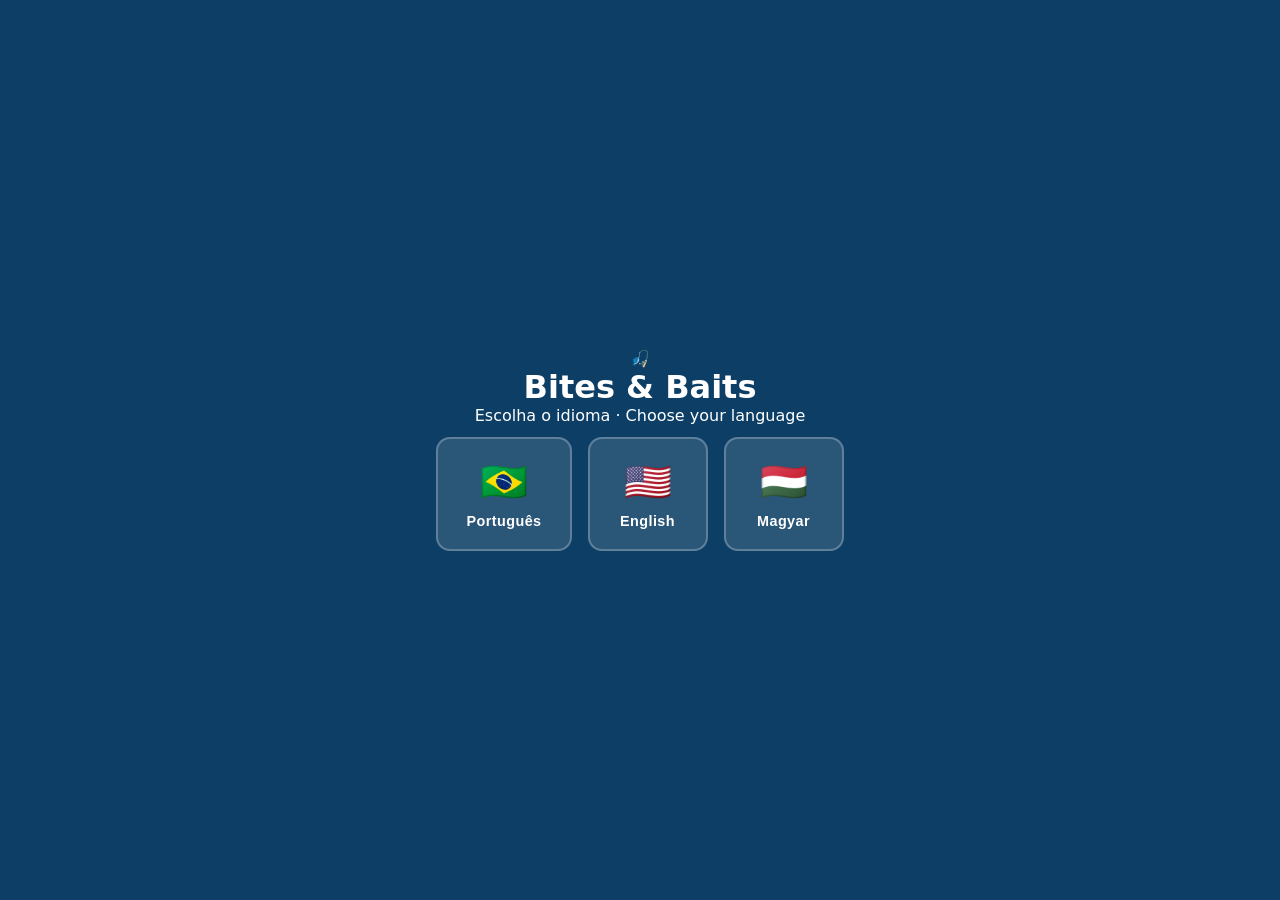
<file: index.html>
<!DOCTYPE html>
<html lang="pt-BR">
<head>
  <meta charset="UTF-8" />
  <meta name="viewport" content="width=device-width, initial-scale=1.0, user-scalable=no" />
  <title>Bites &amp; Baits</title>
  <link rel="stylesheet" href="style.css?v=people-description-01" />
  <link rel="stylesheet" href="style_visuals.css" />
  <link rel="stylesheet" href="style_character.css?v=creator-outfit-buttons-01" />
  <link rel="stylesheet" href="style-narrative.css?v=vitor-shore-02" />
  <link rel="stylesheet" href="style-back-navigation.css?v=free-fishing-menu-flow-01" />
  <link rel="stylesheet" href="shop.css" />
  <link rel="stylesheet" href="style_append.css" />
</head>
<body>

  <!-- Sprites SVG inline (hidden) -->
  <svg xmlns="http://www.w3.org/2000/svg" style="display:none" aria-hidden="true">

    <!-- LAMBARI — pequeno, prateado-esverdeado e ágil -->
    <symbol id="fish-lambari" viewBox="0 0 64 32">
      <polygon points="1,8 16,16 1,24" fill="#6e8b91" stroke="#18212b" stroke-width="1.4"/>
      <path d="M12 16Q21 6 38 7Q55 8 59 16Q55 25 38 26Q21 26 12 16Z" fill="#9db9b7" stroke="#18212b" stroke-width="1.4"/>
      <path d="M16 16Q35 12 57 16Q35 20 16 16Z" fill="#dce8df" opacity=".9"/>
      <path d="M20 8L25 14L30 7M36 7L40 14L45 8" fill="#7f9e9c" stroke="#18212b" stroke-width=".8"/>
      <path d="M20 12L22 20M27 10L29 22M35 9L37 23M43 10L45 22" stroke="#66858a" stroke-width=".8" opacity=".8"/>
      <circle cx="49" cy="14" r="2.6" fill="#fff"/><circle cx="49.7" cy="14" r="1.2" fill="#18212b"/>
      <path d="M57 16Q63 18 58 21" fill="none" stroke="#536d73" stroke-width="1.1"/>
    </symbol>

    <!-- TILÁPIA — corpo alto, laranja-avermelhado e com barras de nadadeira -->
    <symbol id="fish-tilapia" viewBox="0 0 72 36">
      <polygon points="1,6 16,18 1,30" fill="#d94f2f" stroke="#18212b" stroke-width="1.5"/>
      <path d="M13 18Q21 4 44 5Q65 7 69 18Q64 31 44 31Q21 31 13 18Z" fill="#ef7650" stroke="#18212b" stroke-width="1.5"/>
      <path d="M15 19Q39 13 67 18Q39 23 15 19Z" fill="#ffd1bd" opacity=".85"/>
      <path d="M24 6L30 15L36 5M38 5L44 15L50 6" fill="#c44b31" stroke="#18212b" stroke-width="1"/>
      <path d="M25 7L24 29M33 5L32 31M42 5L41 31M51 8L50 28" stroke="#b8432d" stroke-width="1.8" opacity=".65"/>
      <path d="M17 9Q22 14 27 9M53 27Q59 22 64 27" fill="none" stroke="#f7a27f" stroke-width="1.2"/>
      <circle cx="59" cy="15" r="4" fill="#fff"/><circle cx="60" cy="15" r="2" fill="#18212b"/><circle cx="60.5" cy="14.4" r=".7" fill="#fff"/>
      <path d="M66 18Q72 21 67 24" fill="none" stroke="#a63828" stroke-width="1.4"/>
    </symbol>

    <!-- TRUTA — verde-azulada, faixa rosada e pintas contrastantes -->
    <symbol id="fish-truta" viewBox="0 0 80 34">
      <polygon points="1,4 18,17 1,30" fill="#247f80" stroke="#18212b" stroke-width="1.5"/>
      <path d="M15 17Q25 3 50 4Q73 6 78 17Q72 29 50 30Q25 30 15 17Z" fill="#4ca9a3" stroke="#18212b" stroke-width="1.5"/>
      <path d="M17 17Q45 12 76 17Q46 22 17 17Z" fill="#e9a08f" opacity=".85"/>
      <path d="M24 5L34 14L43 4M47 4L56 14L65 6" fill="#2d7d79" stroke="#18212b" stroke-width="1"/>
      <path d="M25 9L31 27M36 7L41 28M48 7L52 28M59 8L62 26" stroke="#23706e" stroke-width="1" opacity=".65"/>
      <circle cx="29" cy="13" r="1.7" fill="#d84446"/><circle cx="37" cy="10" r="1.2" fill="#18212b"/>
      <circle cx="45" cy="13" r="1.7" fill="#d84446"/><circle cx="54" cy="10" r="1.2" fill="#18212b"/>
      <circle cx="62" cy="14" r="1.7" fill="#d84446"/>
      <circle cx="68" cy="15" r="4" fill="#fff"/><circle cx="69" cy="15" r="2" fill="#18212b"/><circle cx="69.5" cy="14.5" r=".7" fill="#fff"/>
      <path d="M75 17Q80 20 76 23" fill="none" stroke="#17605f" stroke-width="1.4"/>
    </symbol>

    <!-- DOURADO — corpo longo e robusto, dourado brilhante e mandíbula forte -->
    <symbol id="fish-dourado" viewBox="0 0 88 40">
      <polygon points="1,4 19,20 1,36" fill="#d88a16" stroke="#18212b" stroke-width="1.6"/>
      <polygon points="3,11 19,20 3,29" fill="#ffe27a"/>
      <path d="M16 20Q26 4 54 5Q80 7 85 20Q79 34 54 35Q26 35 16 20Z" fill="#e7a827" stroke="#18212b" stroke-width="1.6"/>
      <path d="M18 21Q48 15 82 20Q49 25 18 21Z" fill="#ffe7a0" opacity=".8"/>
      <path d="M25 7L34 17L44 5L54 17L64 7" fill="#c56b16" stroke="#18212b" stroke-width="1.2"/>
      <path d="M25 10Q31 16 37 10M38 9Q44 15 50 9M51 9Q57 15 63 9M64 11Q70 16 76 11" fill="none" stroke="#bd6a18" stroke-width="1.3"/>
      <path d="M29 25L34 31M39 24L44 32M50 24L55 32M61 23L66 30" stroke="#f7c94f" stroke-width="1" opacity=".8"/>
      <circle cx="75" cy="17" r="5" fill="#fff"/><circle cx="76" cy="17" r="2.8" fill="#18212b"/><circle cx="77" cy="16" r="1" fill="#fff"/>
      <path d="M81 19Q88 22 82 27Q78 28 75 25" fill="#c96d19" stroke="#18212b" stroke-width="1.3"/>
    </symbol>

    <!-- PIRARUCU — grande, vermelho-escuro, com placas e nadadeiras pesadas -->
    <symbol id="fish-pirarucu" viewBox="0 0 110 44">
      <path d="M1 5Q12 22 1 39L23 22Z" fill="#8f2525" stroke="#18212b" stroke-width="1.6"/>
      <path d="M17 22Q27 4 65 5Q96 6 107 22Q96 39 65 39Q27 40 17 22Z" fill="#a83232" stroke="#18212b" stroke-width="1.7"/>
      <path d="M19 24Q58 16 101 22Q62 30 19 24Z" fill="#d7b8a5" opacity=".85"/>
      <path d="M29 9L39 18L49 7L59 18L69 7L80 18" fill="#7f2326" stroke="#18212b" stroke-width="1.2"/>
      <path d="M27 17Q35 10 43 17M43 16Q51 9 59 16M59 15Q67 8 75 15M75 16Q83 10 91 17" fill="none" stroke="#e35447" stroke-width="1.8"/>
      <path d="M30 28Q38 20 46 28M47 27Q55 19 63 27M64 26Q72 18 80 26" fill="none" stroke="#762327" stroke-width="1.3"/>
      <path d="M24 12Q49 5 74 11" fill="none" stroke="#e96a51" stroke-width="2.4" stroke-linecap="round"/>
      <circle cx="95" cy="18" r="4.5" fill="#222" stroke="#f0d7bd" stroke-width="1"/><circle cx="96" cy="17.5" r="1" fill="#fff"/>
      <path d="M101 22Q109 25 103 30Q98 31 94 27" fill="#7f2326" stroke="#18212b" stroke-width="1.4"/>
    </symbol>

    <!-- TRAÍRA GRANDE — predador alongado, verde-oliva e camuflado -->
    <symbol id="fish-traira-grande" viewBox="0 0 96 38">
      <polygon points="1,5 19,19 1,33" fill="#435529" stroke="#18212b" stroke-width="1.6"/>
      <path d="M15 19Q24 4 57 5Q84 7 92 19Q84 33 57 33Q24 34 15 19Z" fill="#78934a" stroke="#18212b" stroke-width="1.6"/>
      <path d="M17 20Q49 14 88 19Q50 24 17 20Z" fill="#c4d08a" opacity=".8"/>
      <path d="M27 7L35 16L44 6M46 6L54 16L63 6M65 8L73 17L81 9" fill="none" stroke="#40552b" stroke-width="2"/>
      <path d="M29 25Q35 20 41 25M45 26Q51 21 57 26M61 25Q67 20 73 25" fill="none" stroke="#536d31" stroke-width="1.5"/>
      <circle cx="81" cy="16" r="4.2" fill="#fff"/><circle cx="82" cy="16" r="2" fill="#172014"/>
      <path d="M86 18Q96 16 92 22Q88 28 81 24" fill="#c4d08a" stroke="#18212b" stroke-width="1.3"/>
      <path d="M88 20L91 22M90 19L93 21" stroke="#34451f" stroke-width="1"/>
    </symbol>

    <!-- PINTADO / SURUBIM — bagre claro, pintas e bigodes curtos -->
    <symbol id="fish-pintado" viewBox="0 0 108 40">
      <polygon points="1,7 19,20 1,33" fill="#607d8b" stroke="#18212b" stroke-width="1.6"/>
      <path d="M16 20Q27 5 61 5Q91 7 103 20Q91 35 61 35Q27 35 16 20Z" fill="#90a4ae" stroke="#18212b" stroke-width="1.6"/>
      <path d="M18 22Q57 16 99 21Q58 28 18 22Z" fill="#d7e0e2" opacity=".9"/>
      <path d="M29 7L39 17L49 6L59 17L69 6" fill="#546e7a" stroke="#18212b" stroke-width="1.1"/>
      <circle cx="33" cy="14" r="2.6" fill="#37474f"/><circle cx="47" cy="11" r="2.2" fill="#37474f"/>
      <circle cx="61" cy="14" r="2.6" fill="#37474f"/><circle cx="76" cy="11" r="2.2" fill="#37474f"/>
      <circle cx="42" cy="26" r="2.1" fill="#546e7a"/><circle cx="69" cy="27" r="2.5" fill="#546e7a"/>
      <path d="M82 17L91 28" stroke="#455a64" stroke-width="2" opacity=".7"/>
      <circle cx="94" cy="17" r="4.2" fill="#fff"/><circle cx="95" cy="17" r="2" fill="#17232a"/>
      <path d="M98 22Q108 24 104 28M98 24Q106 31 103 33" fill="none" stroke="#455a64" stroke-width="1.3"/>
    </symbol>

    <!-- JAÚ — bagre grande e escuro, cabeça larga, ventre claro e bigodes -->
    <symbol id="fish-jau" viewBox="0 0 120 46">
      <polygon points="1,8 21,23 1,38" fill="#26383f" stroke="#18212b" stroke-width="1.7"/>
      <path d="M18 23Q28 5 65 5Q102 7 116 23Q102 41 65 41Q28 41 18 23Z" fill="#546e7a" stroke="#18212b" stroke-width="1.7"/>
      <path d="M20 28Q61 20 108 25Q69 36 20 28Z" fill="#c3d0d1" opacity=".9"/>
      <path d="M29 10Q42 2 55 13M52 12Q66 3 80 13M75 13Q88 6 99 16" fill="none" stroke="#78909c" stroke-width="2.2"/>
      <path d="M31 25Q40 18 49 25M52 24Q61 17 70 24M73 24Q82 17 91 24" fill="none" stroke="#344b53" stroke-width="1.7"/>
      <circle cx="98" cy="19" r="5" fill="#fff"/><circle cx="99" cy="19" r="2.5" fill="#101820"/><circle cx="100" cy="18" r=".9" fill="#fff"/>
      <path d="M103 25Q117 27 120 23M103 28Q116 36 120 36" fill="none" stroke="#263238" stroke-width="1.7"/>
      <path d="M105 22Q113 20 117 23" fill="none" stroke="#91a9ae" stroke-width="1.4"/>
    </symbol>

    <!-- CARÁ — pequeno peixe de corpo alto, prateado e com faixas verticais -->
    <symbol id="fish-cara" viewBox="0 0 68 34">
      <polygon points="0,7 16,17 0,27" fill="#607d8b" stroke="#18212b" stroke-width="1.5"/>
      <ellipse cx="38" cy="17" rx="24" ry="13" fill="#b8c9c9" stroke="#18212b" stroke-width="1.5"/>
      <ellipse cx="39" cy="23" rx="17" ry="5" fill="#e7eeee" opacity=".85"/>
      <path d="M25 6L29 28M34 4L37 29M44 5L46 28" stroke="#607d8b" stroke-width="2" opacity=".8"/>
      <path d="M23 7L32 14L41 5M41 29L49 22" fill="#78909c" stroke="#18212b" stroke-width="1"/>
      <circle cx="52" cy="14" r="3.5" fill="#fff"/><circle cx="53" cy="14" r="1.8" fill="#18212b"/>
      <path d="M60 17Q67 20 60 23" fill="none" stroke="#455a64" stroke-width="1.5"/>
    </symbol>

    <!-- CURIMBATÁ — corpo alongado, dorso escuro e faixa lateral marcada -->
    <symbol id="fish-curimbata" viewBox="0 0 76 34">
      <polygon points="0,8 18,17 0,26" fill="#546e7a" stroke="#18212b" stroke-width="1.5"/>
      <path d="M16 17Q26 4 49 6Q68 8 71 17Q68 28 49 29Q26 30 16 17Z" fill="#8fa6ab" stroke="#18212b" stroke-width="1.5"/>
      <path d="M17 17Q42 12 69 17Q42 21 17 17Z" fill="#405b63" opacity=".9"/>
      <path d="M27 9L31 15M36 7L39 14M46 7L48 14M54 9L56 15" stroke="#d7e2df" stroke-width="1.3" opacity=".8"/>
      <polygon points="28,7 39,14 48,6" fill="#6f8990" stroke="#18212b" stroke-width="1"/>
      <circle cx="61" cy="14" r="3.5" fill="#fff"/><circle cx="62" cy="14" r="1.8" fill="#18212b"/>
      <path d="M68 17Q75 20 69 23" fill="none" stroke="#30464e" stroke-width="1.5"/>
    </symbol>

    <!-- PEIXE-DOURADO ORNAMENTAL — corpo redondo, cauda e nadadeiras longas -->
    <symbol id="fish-peixe-dourado-ornamental" viewBox="0 0 72 36">
      <path d="M18 18Q5 5 0 9Q4 18 0 27Q6 31 18 20Z" fill="#f6a623" stroke="#6d351d" stroke-width="1.5"/>
      <ellipse cx="38" cy="18" rx="22" ry="13" fill="#f28b30" stroke="#6d351d" stroke-width="1.5"/>
      <path d="M22 9Q31 2 39 9Q31 13 24 14Z" fill="#ffd166" stroke="#6d351d" stroke-width="1.2"/>
      <path d="M30 28Q38 34 46 27Q39 24 32 23Z" fill="#ffbf55" stroke="#6d351d" stroke-width="1.2"/>
      <path d="M25 17Q39 12 55 18Q39 22 25 18Z" fill="#ffe0a3" opacity=".8"/>
      <path d="M31 8L34 28M41 7L44 28" stroke="#d66b24" stroke-width="1.2" opacity=".7"/>
      <circle cx="52" cy="15" r="3.5" fill="#fff"/><circle cx="53" cy="15" r="1.8" fill="#18212b"/>
      <path d="M58 18Q66 20 59 23" fill="none" stroke="#8a451f" stroke-width="1.5"/>
    </symbol>

    <!-- PIAU — corpo alto prateado, listras escuras e nadadeira dorsal -->
    <symbol id="fish-piau" viewBox="0 0 74 34">
      <polygon points="0,8 17,17 0,26" fill="#71848a" stroke="#18212b" stroke-width="1.5"/>
      <ellipse cx="39" cy="17" rx="25" ry="13" fill="#c0cdd0" stroke="#18212b" stroke-width="1.5"/>
      <ellipse cx="40" cy="23" rx="18" ry="5" fill="#edf2ef" opacity=".8"/>
      <path d="M24 6L30 29M32 5L37 29M41 5L45 29M50 7L53 27" stroke="#566b72" stroke-width="2" opacity=".75"/>
      <path d="M24 7L34 14L43 5L51 14" fill="none" stroke="#455a64" stroke-width="1.5"/>
      <circle cx="56" cy="14" r="3.5" fill="#fff"/><circle cx="57" cy="14" r="1.8" fill="#18212b"/>
      <path d="M64 17Q72 20 65 23" fill="none" stroke="#455a64" stroke-width="1.5"/>
    </symbol>

    <!-- TRAÍRA — predador comprido, cabeça larga e dentes discretos -->
    <symbol id="fish-traira" viewBox="0 0 86 36">
      <polygon points="0,6 19,18 0,30" fill="#34451f" stroke="#18212b" stroke-width="1.5"/>
      <path d="M14 18Q22 4 54 5Q74 6 80 18Q74 31 54 31Q22 32 14 18Z" fill="#78934a" stroke="#18212b" stroke-width="1.5"/>
      <path d="M20 18Q46 12 78 18Q47 22 20 18Z" fill="#a8b96b" opacity=".8"/>
      <path d="M27 8L34 15L42 7M45 7L52 15L60 7M63 9L69 16" fill="none" stroke="#41572a" stroke-width="2"/>
      <circle cx="66" cy="14" r="3.5" fill="#fff"/><circle cx="67" cy="14" r="1.8" fill="#172014"/>
      <path d="M75 17Q86 16 82 21Q78 25 72 22" fill="#bfcc8b" stroke="#18212b" stroke-width="1.2"/>
      <path d="M78 19L80 21M81 19L83 21" stroke="#34451f" stroke-width="1"/>
    </symbol>

    <!-- TUCUNARÉ — corpo robusto amarelo-esverdeado, barras e ocelo na cauda -->
    <symbol id="fish-tucunare" viewBox="0 0 92 40">
      <polygon points="0,6 20,20 0,34" fill="#466b3b" stroke="#18212b" stroke-width="1.5"/>
      <ellipse cx="52" cy="20" rx="35" ry="16" fill="#789b45" stroke="#18212b" stroke-width="1.5"/>
      <ellipse cx="53" cy="28" rx="25" ry="6" fill="#d3d89a" opacity=".8"/>
      <path d="M27 6L32 34M38 4L42 35M50 4L53 35M62 6L64 33" stroke="#d0a52d" stroke-width="3" opacity=".8"/>
      <path d="M25 8Q39 17 49 6M52 6Q63 15 75 8" fill="none" stroke="#385b35" stroke-width="2"/>
      <circle cx="24" cy="19" r="5" fill="#e8b82e" stroke="#18212b" stroke-width="1"/><circle cx="24" cy="19" r="2.3" fill="#18212b"/>
      <circle cx="76" cy="17" r="4" fill="#fff"/><circle cx="77" cy="17" r="2" fill="#172014"/>
      <path d="M83 20Q91 23 84 27" fill="none" stroke="#385b35" stroke-width="2"/>
    </symbol>

  </svg>

  <!-- Região aria-live: leitor de tela anuncia mudanças de estado -->
  <div id="announcer" aria-live="assertive" aria-atomic="true" class="sr-only"></div>

  <div id="app">

    <!-- ── Tela de seleção de idioma ───────────────────────────────────── -->
    <div id="screen-lang" class="screen active">
      <div class="logo">🎣</div>
      <h1>Bites &amp; Baits</h1>
      <p class="subtitle" id="lang-subtitle">Escolha o idioma · Choose your language</p>

      <div class="lang-buttons">
        <button id="btn-lang-pt" class="btn-lang" lang="pt-BR" data-boot-lang="pt" aria-label="Jogar em Português">
          🇧🇷<span>Português</span>
        </button>
        <button id="btn-lang-en" class="btn-lang" lang="en" data-boot-lang="en" aria-label="Play in English">
          🇺🇸<span>English</span>
        </button>
        <button id="btn-lang-hu" class="btn-lang" lang="hu" data-boot-lang="hu" aria-label="Játssz magyarul">
          🇭🇺<span>Magyar</span>
        </button>
      </div>
    </div>

    <!-- ── Tela de menu ────────────────────────────────────────────────── -->
    <!-- ── Menu Principal ─────────────────────────────────────────────── -->
    <div id="screen-start" class="screen">
      <div class="logo">🎣</div>
      <h1>Bites &amp; Baits</h1>

      <button id="btn-story"        class="btn-primary"   data-i18n="btn_story"></button>
      <button id="btn-free"         class="btn-secondary btn-with-desc" data-i18n="btn_free">
        <span class="menu-mode-desc" data-i18n="btn_free_desc" aria-hidden="true"></span>
      </button>
      <button id="btn-instructions" class="btn-secondary" data-i18n="btn_instructions"></button>
      <button id="btn-options"      class="btn-secondary" data-i18n="btn_options"></button>

      <footer class="menu-credits">
        <p><span data-i18n="credits_by"></span> <strong>Anderson Carvalho</strong> · <span data-i18n="credits_brand"></span></p>
        <p><a href="mailto:euconcego@gmail.com">euconcego@gmail.com</a></p>
      </footer>
    </div>

    <!-- ── Criação inicial da personagem ─────────────────────────────── -->
    <div id="screen-character-create" class="screen character-create-screen" role="dialog" aria-modal="true" aria-labelledby="character-create-title">
      <div class="character-create-card">
        <button id="btn-character-back" type="button" class="btn-ghost screen-back-top" data-i18n="character_back"></button>
        <h2 id="character-create-title" data-i18n="character_create_title"></h2>
        <p data-i18n="character_create_intro"></p>

        <form id="character-form" novalidate>
          <div class="character-field">
            <label for="character-name" data-i18n="character_name_label"></label>
            <input id="character-name" name="characterName" type="text" maxlength="40" autocomplete="nickname" required aria-describedby="character-name-hint" />
            <small id="character-name-hint" data-i18n="character_name_hint"></small>
            <button id="btn-character-random-name" type="button" class="btn-secondary character-random-name-button" data-i18n="character_random_name" disabled aria-describedby="character-random-name-hint"></button>
            <small id="character-random-name-hint" data-i18n="character_random_name_hint"></small>
          </div>

          <div class="character-field">
            <label for="character-gender" data-i18n="character_gender_label"></label>
            <select id="character-gender" name="genderProfile" required aria-describedby="character-gender-hint">
              <option value="" data-i18n="character_gender_placeholder"></option>
              <option value="feminine" data-i18n="character_gender_feminine"></option>
              <option value="masculine" data-i18n="character_gender_masculine"></option>
              <option value="neutral" data-i18n="character_gender_neutral"></option>
            </select>
            <small id="character-gender-hint" data-i18n="character_gender_hint"></small>
          </div>

          <p id="character-form-error" class="form-feedback" role="alert" aria-live="assertive"></p>
          <p id="character-form-status" class="form-feedback feedback-ok" aria-live="polite"></p>

          <div class="character-form-actions">
            <button id="btn-character-confirm" type="submit" class="btn-primary" data-i18n="character_confirm"></button>
          </div>
        </form>
      </div>
    </div>

    <!-- ── Criação da aparência ──────────────────────────────────────── -->
    <div id="screen-character-visual" class="screen character-create-screen" role="dialog" aria-modal="true" aria-labelledby="character-visual-title">
      <div class="character-create-card character-visual-card">
        <button id="btn-character-visual-back" type="button" class="btn-ghost screen-back-top" data-i18n="character_back"></button>
        <h2 id="character-visual-title" data-i18n="character_visual_title"></h2>
        <p data-i18n="character_visual_intro"></p>
        <div class="character-visual-layout">
          <div class="character-visual-controls-column">
            <section class="character-inline-identity" aria-labelledby="character-inline-identity-title">
              <h3 id="character-inline-identity-title" data-i18n="character_inline_identity_title"></h3>
              <div class="character-field">
                <label for="character-visual-name" data-i18n="character_name_label"></label>
                <input id="character-visual-name" name="visualCharacterName" type="text" maxlength="40" autocomplete="nickname" required aria-describedby="character-visual-name-hint" />
                <small id="character-visual-name-hint" data-i18n="character_name_hint"></small>
                <button id="btn-character-visual-random-name" type="button" class="btn-secondary character-random-name-button" data-i18n="character_random_name" disabled aria-describedby="character-visual-random-name-hint"></button>
                <small id="character-visual-random-name-hint" data-i18n="character_random_name_hint"></small>
              </div>
              <div class="character-field">
                <label for="character-visual-gender" data-i18n="character_gender_label"></label>
                <select id="character-visual-gender" name="visualGenderProfile" required aria-describedby="character-visual-gender-hint">
                  <option value="" data-i18n="character_gender_placeholder"></option>
                  <option value="feminine" data-i18n="character_gender_feminine"></option>
                  <option value="masculine" data-i18n="character_gender_masculine"></option>
                  <option value="neutral" data-i18n="character_gender_neutral"></option>
                </select>
                <small id="character-visual-gender-hint" data-i18n="character_gender_hint"></small>
              </div>
              <p id="character-visual-form-error" class="form-feedback" role="alert" aria-live="assertive"></p>
            </section>
            <div class="character-randomize-row">
              <button id="btn-character-randomize" type="button" class="btn-secondary" data-i18n="character_randomize"></button>
            </div>
            <div id="character-visual-fields" class="character-visual-fields"></div>
            <section class="character-summary" aria-labelledby="character-summary-title">
              <h3 id="character-summary-title" data-i18n="character_summary_title"></h3>
              <p id="character-visual-summary" aria-live="polite"></p>
            </section>
            <div class="character-form-actions">
              <button id="btn-character-visual-confirm" type="button" class="btn-primary" data-i18n="character_visual_confirm"></button>
            </div>
          </div>
          <aside class="character-visual-preview-column" aria-hidden="true">
            <div class="character-visual-preview">
              <div id="character-avatar-preview"><span class="character-avatar-fallback" aria-hidden="true">🧍</span></div>
            </div>
          </aside>
        </div>
      </div>
    </div>

    <!-- ── Abertura narrativa: correspondência e chegada ─────────────── -->
    <div id="screen-story-opening" class="screen narrative-screen" role="dialog" aria-modal="true" aria-labelledby="opening-title">
      <article class="narrative-card" aria-live="polite">
        <div id="opening-scene-visual" class="opening-scene-visual" aria-hidden="true">
          <div id="opening-scene-art" class="opening-scene-art">
            <div id="opening-scene-props" class="opening-scene-props"></div>
            <div id="opening-vitor-avatar" class="opening-npc-avatar" aria-hidden="true"></div>
            <div id="opening-character-avatar" class="opening-character-avatar"></div>
          </div>
        </div>
        <p id="opening-scene-description" class="sr-only" aria-live="polite"></p>
        <p id="opening-kicker" class="narrative-kicker"></p>
        <h2 id="opening-title"></h2>
        <p id="opening-speaker" class="narrative-speaker"></p>
        <p id="opening-recipient" class="narrative-recipient"></p>
        <div id="opening-body" class="letter-body"></div>
        <p id="opening-signature" class="narrative-signature"></p>
        <button id="btn-opening-next" class="btn-primary" type="button"></button>
      </article>
    </div>

    <!-- ── Hub da Cidade ─────────────────────────────────────────────── -->
    <div id="screen-story-hub" class="screen">
      <button id="btn-hub-back" class="btn-ghost screen-back-top" data-i18n="btn_back_main"></button>
      <header class="story-hub-header">
        <div class="character-presence">
          <div id="hub-character-avatar" class="character-presence-avatar" aria-hidden="true"></div>
          <div class="character-presence-copy">
            <strong id="hub-character-name"></strong>
            <span id="hub-character-outfit"></span>
          </div>
        </div>
        <h2 data-i18n="city_hub_title"></h2>
        <div class="hub-status-row">
          <div class="coins-display story-hub-coins" aria-live="polite">
            <span aria-hidden="true">🪙</span>
            <span id="hub-coins"></span>
          </div>
          <div class="time-display" aria-live="polite" aria-label="Data e hora">
            <span id="hub-date" class="hub-date"></span>
            <span id="hub-clock" class="hub-clock"></span>
          </div>
        </div>
      </header>

      <nav class="city-menu" aria-label="Menu da cidade">
        <button id="btn-hub-home"   class="btn-city"          data-i18n="btn_hub_home"></button>
        <button id="btn-hub-shop"   class="btn-city"          data-i18n="btn_hub_shop"></button>
        <button id="btn-hub-clothing-shop" class="btn-city" data-i18n="btn_clothing_shop_marta"></button>
        <button id="btn-hub-vessel" class="btn-city"          data-i18n="btn_hub_vessel"></button>
        <button id="btn-hub-travel" class="btn-city"          data-i18n="btn_hub_travel"></button>
        <button id="btn-hub-inv"    class="btn-city"          data-i18n="btn_hub_inv"></button>
        <button id="btn-hub-people" class="btn-city"          data-i18n="btn_people_present"></button>
      </nav>

    </div>

    <!-- ── Tela da Casa ──────────────────────────────────────────────────── -->
    <div id="screen-house" class="screen" role="dialog" aria-modal="true"
         aria-labelledby="house-title">
      <button id="btn-house-back" class="btn-ghost screen-back-top" data-i18n="btn_back"></button>
      <div class="character-presence house-character-presence">
        <div id="house-character-avatar" class="character-presence-avatar" aria-hidden="true"></div>
        <div class="character-presence-copy">
          <strong id="house-character-name"></strong>
          <span id="house-character-outfit"></span>
        </div>
      </div>
      <header class="panel-header">
        <h2 id="house-title" data-i18n="house_title"></h2>
      </header>
      <button id="btn-house-people" class="btn-secondary people-menu-button" data-i18n="btn_people_present"></button>

      <!-- Nível atual -->
      <section id="house-current-section" aria-labelledby="house-current-heading">
        <h3 id="house-current-heading" data-i18n="house_current_title"></h3>
        <div id="house-current-card" class="house-level-card"></div>
      </section>

      <!-- Próximo upgrade disponível -->
      <section id="house-upgrade-section" aria-labelledby="house-upgrade-heading">
        <h3 id="house-upgrade-heading" data-i18n="house_upgrade_title"></h3>
        <div id="house-upgrade-card" class="house-level-card"></div>
      </section>

      <!-- Mensagem quando já está no nível máximo -->
      <p id="house-maxed-msg" class="house-maxed" hidden data-i18n="house_maxed"></p>

    </div>

    <!-- ── Tela de Viagem (seleção de destino) ───────────────────────────── -->
    <div id="screen-travel" class="screen" role="dialog" aria-modal="true"
         aria-labelledby="travel-title">
      <button id="btn-travel-back" class="btn-ghost screen-back-top" data-i18n="btn_back"></button>
      <header class="panel-header">
        <h2 id="travel-title" data-i18n="travel_title"></h2>
      </header>
      <button id="btn-travel-people" class="btn-secondary people-menu-button" data-i18n="btn_people_present"></button>

      <!-- Mapa atualmente ativo -->
      <div id="travel-current-card" class="hub-map-card" aria-live="polite">
        <span id="travel-current-emoji" class="hub-map-emoji" aria-hidden="true">🏞️</span>
        <div class="hub-map-info">
          <span class="hub-map-label" data-i18n="story_current_map"></span>
          <span id="travel-current-name" class="hub-map-name"></span>
        </div>
      </div>

      <!-- Lista de destinos -->
      <ul id="travel-dest-list" class="travel-list" role="list"
          aria-label="Destinos disponíveis"></ul>

    </div>

    <!-- ── Estaleiro (stub) ───────────────────────────────────────────── -->
    <div id="screen-vessel" class="screen" role="dialog" aria-modal="true"
         aria-labelledby="vessel-title">
      <button id="btn-vessel-back" class="btn-ghost screen-back-top" data-i18n="btn_back"></button>
      <header class="panel-header">
        <h2 id="vessel-title" data-i18n="vessel_title"></h2>
      </header>
      <button id="btn-vessel-people" class="btn-secondary people-menu-button" data-i18n="btn_people_present"></button>

      <!-- Embarcações disponíveis para compra -->
      <section id="vessel-buy-section" aria-labelledby="vessel-buy-heading">
        <h3 id="vessel-buy-heading" data-i18n="vessel_buy_title"></h3>
        <ul id="vessel-buy-list" class="vessel-list" role="list"></ul>
      </section>

      <!-- Embarcações já possuídas -->
      <section id="vessel-owned-section" aria-labelledby="vessel-owned-heading" hidden>
        <h3 id="vessel-owned-heading" data-i18n="vessel_owned_title"></h3>
        <ul id="vessel-owned-list" class="vessel-list" role="list"></ul>
      </section>

    </div>

    <!-- ── Tela de opções ─────────────────────────────────────────────── -->
    <div id="screen-options" class="screen">

      <!--
        role="dialog" + aria-modal="true": o leitor de tela sabe que
        é uma "caixa" separada e prende o foco aqui dentro.
        aria-labelledby aponta para o h2, que é o que o TalkBack/NVDA anuncia ao entrar.
      -->
      <div role="dialog" aria-modal="true" aria-labelledby="options-heading" class="options-dialog">

        <button id="btn-options-back" class="btn-primary screen-back-top" data-i18n="btn_back"></button>
        <h2 id="options-heading" data-i18n="options_title"></h2>

        <!-- Seção: Idioma -->
        <div class="options-section" role="group" aria-labelledby="lang-section-heading">
          <h3 id="lang-section-heading" data-i18n="options_lang_title"></h3>
          <div class="lang-buttons">
            <!--
              aria-label explícito: lê "Jogar em Português" em vez de
              "bandeira do Brasil Português botão"
            -->
            <button id="btn-opt-lang-pt" class="btn-lang" lang="pt-BR"
                    aria-label="Jogar em Português">
              🇧🇷<span aria-hidden="true">Português</span>
            </button>
            <button id="btn-opt-lang-en" class="btn-lang" lang="en"
                    aria-label="Play in English">
              🇺🇸<span aria-hidden="true">English</span>
            </button>
            <button id="btn-opt-lang-hu" class="btn-lang" lang="hu"
                    aria-label="Játssz magyarul">
              🇭🇺<span aria-hidden="true">Magyar</span>
            </button>
          </div>
        </div>

        <!-- Seção: Acessibilidade -->
        <div class="options-section" role="group" aria-labelledby="a11y-section-heading">
          <h3 id="a11y-section-heading" data-i18n="options_a11y_title"></h3>

          <!--
            Cada item é uma <div> com um <button role="switch">.
            O aria-label do botão inclui nome + estado: "Efeitos sonoros, ativado"
            A descrição fica em aria-describedby — o leitor lê depois de uma pausa.
          -->
          <div class="a11y-toggle-list">

            <div class="a11y-toggle-item">
              <div id="desc-sound" class="a11y-toggle-info" aria-hidden="true">
                <span class="a11y-toggle-label" data-i18n="options_sound"></span>
                <span class="a11y-toggle-desc"  data-i18n="options_sound_desc"></span>
              </div>
              <button id="toggle-sound" class="toggle-btn"
                      role="switch" aria-checked="true"
                      data-pref="sound"
                      data-label-key="options_sound"
                      aria-describedby="desc-sound">
                <span class="toggle-track" aria-hidden="true"><span class="toggle-thumb"></span></span>
              </button>
            </div>

            <div class="a11y-toggle-item">
              <div id="desc-haptic" class="a11y-toggle-info" aria-hidden="true">
                <span class="a11y-toggle-label" data-i18n="options_haptic"></span>
                <span class="a11y-toggle-desc"  data-i18n="options_haptic_desc"></span>
              </div>
              <button id="toggle-haptic" class="toggle-btn"
                      role="switch" aria-checked="true"
                      data-pref="haptic"
                      data-label-key="options_haptic"
                      aria-describedby="desc-haptic">
                <span class="toggle-track" aria-hidden="true"><span class="toggle-thumb"></span></span>
              </button>
            </div>

            <div class="a11y-toggle-item">
              <div id="desc-contrast" class="a11y-toggle-info" aria-hidden="true">
                <span class="a11y-toggle-label" data-i18n="options_contrast"></span>
                <span class="a11y-toggle-desc"  data-i18n="options_contrast_desc"></span>
              </div>
              <button id="toggle-contrast" class="toggle-btn"
                      role="switch" aria-checked="false"
                      data-pref="highContrast"
                      data-label-key="options_contrast"
                      aria-describedby="desc-contrast">
                <span class="toggle-track" aria-hidden="true"><span class="toggle-thumb"></span></span>
              </button>
            </div>

            <div class="a11y-toggle-item">
              <div id="desc-large-text" class="a11y-toggle-info" aria-hidden="true">
                <span class="a11y-toggle-label" data-i18n="options_large_text"></span>
                <span class="a11y-toggle-desc"  data-i18n="options_large_text_desc"></span>
              </div>
              <button id="toggle-large-text" class="toggle-btn"
                      role="switch" aria-checked="false"
                      data-pref="largeText"
                      data-label-key="options_large_text"
                      aria-describedby="desc-large-text">
                <span class="toggle-track" aria-hidden="true"><span class="toggle-thumb"></span></span>
              </button>
            </div>

            <div class="a11y-toggle-item">
              <div id="desc-slow-game" class="a11y-toggle-info" aria-hidden="true">
                <span class="a11y-toggle-label" data-i18n="options_slow_game"></span>
                <span class="a11y-toggle-desc"  data-i18n="options_slow_game_desc"></span>
              </div>
              <button id="toggle-slow-game" class="toggle-btn"
                      role="switch" aria-checked="false"
                      data-pref="slowGame"
                      data-label-key="options_slow_game"
                      aria-describedby="desc-slow-game">
                <span class="toggle-track" aria-hidden="true"><span class="toggle-thumb"></span></span>
              </button>
            </div>

            <div class="a11y-toggle-item">
              <div id="desc-verbose" class="a11y-toggle-info" aria-hidden="true">
                <span class="a11y-toggle-label" data-i18n="options_verbose"></span>
                <span class="a11y-toggle-desc"  data-i18n="options_verbose_desc"></span>
              </div>
              <button id="toggle-verbose" class="toggle-btn"
                      role="switch" aria-checked="false"
                      data-pref="verboseVoice"
                      data-label-key="options_verbose"
                      aria-describedby="desc-verbose">
                <span class="toggle-track" aria-hidden="true"><span class="toggle-thumb"></span></span>
              </button>
            </div>

          </div><!-- /.a11y-toggle-list -->
        </div><!-- /.options-section acessibilidade -->


      </div><!-- /.options-dialog -->
    </div><!-- /#screen-options -->

    <!-- ── Tela de instruções ──────────────────────────────────────────── -->
    <div id="screen-instructions" class="screen">
      <button id="btn-back" class="btn-primary screen-back-top" data-i18n="btn_back"></button>
      <h2 data-i18n="how_to_play"></h2>

      <!-- O que é o jogo -->
      <div class="instr-section">
        <h3 data-i18n="instr_about_title"></h3>
        <p data-i18n="instr_about_desc"></p>
      </div>

      <!-- Modos de jogo -->
      <div class="instr-section">
        <h3 data-i18n="instr_modes_title"></h3>
        <ul>
          <li><strong data-i18n="instr_mode_normal"></strong>: <span data-i18n="instr_mode_normal_desc"></span></li>
          <li><strong data-i18n="instr_mode_free"></strong>: <span data-i18n="instr_mode_free_desc"></span></li>
        </ul>
      </div>

      <!-- Controles — celular -->
      <div class="instr-section">
        <h3 data-i18n="instr_sensor_title"></h3>
        <p data-i18n="instr_posture"></p>
        <ul>
          <li><strong data-i18n="instr_cast"></strong>: <span data-i18n="instr_cast_desc"></span></li>
          <li><strong data-i18n="instr_reel"></strong>: <span data-i18n="instr_reel_desc"></span></li>
          <li><strong data-i18n="instr_hook"></strong>: <span data-i18n="instr_hook_desc"></span></li>
        </ul>
      </div>

      <!-- Controles — teclado -->
      <div class="instr-section">
        <h3 data-i18n="instr_kb_title"></h3>
        <ul>
          <li><strong data-i18n="instr_kb_cast"></strong>: <span data-i18n="instr_kb_cast_desc"></span></li>
          <li><strong data-i18n="instr_kb_reel"></strong>: <span data-i18n="instr_kb_reel_desc"></span></li>
          <li><strong data-i18n="instr_kb_hook"></strong>: <span data-i18n="instr_kb_hook_desc"></span></li>
        </ul>
      </div>

      <!-- Acessibilidade -->
      <div class="instr-section">
        <h3 data-i18n="instr_a11y_title"></h3>
        <ul>
          <li data-i18n="instr_a11y_1"></li>
          <li data-i18n="instr_a11y_2"></li>
          <li data-i18n="instr_a11y_3"></li>
        </ul>
      </div>

    </div>

    <!-- ── Tela de jogo ────────────────────────────────────────────────── -->
    <div id="screen-game" class="screen">

      <!-- Âncora de foco para leitores de tela: anunciada na entrada, depois silenciosa -->
      <h2 id="game-heading" class="sr-only" data-i18n="game_title"></h2>

      <!-- HUD Free Fishing (score + best) -->
      <header id="score-hud" class="game-header hidden">
        <div class="score-box">
          <span class="score-label" data-i18n="hud_fish"></span>
          <span id="score" class="score-value">0</span>
        </div>
        <div class="score-box">
          <span class="score-label" data-i18n="hud_best"></span>
          <span id="best" class="score-value">0</span>
        </div>
        <div class="score-box">
          <span class="score-label" data-i18n="hud_level"></span>
          <span id="free-level" class="score-value">1</span>
        </div>
        <div class="score-box">
          <span class="score-label" data-i18n="hud_level_progress"></span>
          <span id="free-level-progress" class="score-value">0/100</span>
        </div>
      </header>

      <!-- Retorno da Pesca Livre em fluxo próprio, abaixo do HUD -->
      <button id="btn-menu" class="btn-secondary btn-menu-free hidden" data-i18n="btn_back_hub"></button>

      <!-- HUD Modo Normal (isca equipada) -->
      <header id="normal-hud" class="game-header normal-hud hidden">
        <div class="score-box bait-indicator" id="bait-indicator">
          <span class="score-label" data-i18n="hud_bait"></span>
          <span id="bait-active-emoji" class="bait-emoji" aria-hidden="true">🪱</span>
          <span id="bait-active-name"  class="bait-name"></span>
          <span id="bait-active-qty"   class="bait-qty"></span>
        </div>
        <div class="score-box hold-indicator" id="hold-indicator" aria-live="polite">
          <span class="score-label" data-i18n="hold_title"></span>
          <span id="hold-active-count" class="score-value">0/8</span>
        </div>
      </header>

      <!-- HUD Zona (só aparece em mapas com múltiplas zonas) -->
      <div id="zone-hud" class="zone-hud hidden" aria-live="polite">
        <span class="zone-hud-icon" aria-hidden="true">📍</span>
        <span id="hud-zone-name" class="zone-hud-name"></span>
      </div>
      <p id="boat-context" class="sr-only" aria-live="polite"></p>

      <!-- Cena visual -->
      <div id="scene">
        <div id="sky"></div>
        <div id="water-surface"></div>
        <div id="water">
          <div id="fish-container" aria-hidden="true"></div>
          <div id="lure" aria-hidden="true"></div>
        </div>
        <div id="fish-direction-indicator" class="fish-direction-indicator hidden" role="status" aria-live="polite" aria-atomic="true">
          <span id="fish-direction-arrow" class="fish-direction-arrow" aria-hidden="true">→</span>
          <span id="fish-direction-label"></span>
        </div>
        <div id="boat-visual" class="boat-visual hidden" aria-hidden="true">
          <span id="boat-visual-icon" class="boat-visual-icon">🛶</span>
        </div>
        <div id="shore">
          <div id="fisher" aria-hidden="true">
            <div id="character-avatar"></div>
            <div id="rod"></div>
            <div id="line"></div>
          </div>
        </div>
      </div>

      <!-- Painel de estado -->
      <div id="status-panel">
        <div id="state-label" aria-hidden="true"></div>

        <!-- Barra de tensão -->
        <div id="tension-container" class="hidden" aria-hidden="true">
          <div class="tension-label" data-i18n="tension_label"></div>
          <div id="tension-bar-bg">
            <div id="tension-bar"></div>
            <div id="tension-marker"></div>
          </div>
        </div>

        <!-- Indicador de inclinação -->
        <div id="tilt-indicator" aria-hidden="true">
          <div id="tilt-arrow">↕</div>
          <div id="tilt-text"></div>
        </div>
      </div>

      <!-- Última captura: permanece visível para consulta; F move o foco para cá -->
      <section id="last-catch-summary" class="last-catch-summary hidden"
               tabindex="-1" aria-hidden="true" aria-labelledby="last-catch-heading">
        <h3 id="last-catch-heading" data-i18n="last_catch_title"></h3>
        <p id="last-catch-narrative" class="last-catch-narrative" aria-hidden="true"></p>
        <p class="last-catch-hint" data-i18n="last_catch_hint"></p>
        <!-- Região acessível atualizada somente quando F solicita a releitura. -->
        <p id="last-catch-readout" class="sr-only" role="status"
           aria-live="assertive" aria-atomic="true" tabindex="-1"></p>
      </section>
    </div>

    <!-- Barra de ações inferior — fora do screen-game para não herdar inert -->
    <nav id="game-bottom-bar" class="game-bottom-bar hidden" aria-label="Ações do jogo">
      <button id="btn-bar-equip" class="bar-btn" aria-label="Equipamento">
        <span class="bar-icon" aria-hidden="true">⚙️</span>
        <span class="bar-label" data-i18n="bar_equip"></span>
      </button>
      <button id="btn-bar-hold" class="bar-btn" aria-label="Abrir carga">
        <span class="bar-icon" aria-hidden="true">📦</span>
        <span class="bar-label" data-i18n="bar_hold"></span>
      </button>
      <button id="btn-bar-zone" class="bar-btn hidden" aria-label="Mudar zona de pesca">
        <span class="bar-icon" aria-hidden="true">🎣</span>
        <span class="bar-label" data-i18n="bar_zone"></span>
      </button>
      <button id="btn-bar-people" class="bar-btn hidden" data-i18n="btn_people_present"></button>
      <button id="btn-bar-hub"   class="bar-btn bar-btn-back" aria-label="Voltar ao Hub">
        <span class="bar-icon" aria-hidden="true">🗺️</span>
        <span class="bar-label" data-i18n="bar_hub"></span>
      </button>
    </nav>

    <!-- Painel de Equipamento — fora do screen-game para não herdar inert -->
    <div id="equip-panel" class="equip-panel hidden" role="dialog"
         aria-modal="true" aria-labelledby="equip-heading">
      <div class="equip-dialog">
        <button id="btn-equip-close" class="btn-secondary panel-close-top" data-i18n="equip_close"></button>
        <h2 id="equip-heading" data-i18n="equip_title"></h2>

        <!-- Vista: categorias -->
        <div id="equip-categories" class="equip-view">
          <ul class="equip-cat-list" role="list">
            <li>
              <button id="btn-cat-baits" class="btn-equip-cat">
                <span class="equip-cat-icon">🪱</span>
                <span data-i18n="equip_cat_baits"></span>
              </button>
            </li>
          </ul>
        </div>

        <!-- Vista: iscas -->
        <div id="equip-baits-view" class="equip-view hidden">
          <button id="btn-equip-back" class="btn-equip-back" data-i18n="equip_back" aria-label="Voltar"></button>
          <h3 data-i18n="equip_cat_baits"></h3>
          <ul id="bait-list" class="bait-list" role="list">
            <!-- Preenchido pelo game.js -->
          </ul>
        </div>

      </div>
    </div>

    <!-- Painel de Carga — consulta e liberação de peixes durante a pescaria -->
    <div id="hold-panel" class="equip-panel hidden" role="dialog"
         aria-modal="true" aria-labelledby="hold-heading" aria-describedby="hold-panel-summary">
      <div class="equip-dialog hold-dialog">
        <button id="btn-hold-close" class="btn-secondary panel-close-top" data-i18n="hold_panel_close"></button>
        <h2 id="hold-heading" data-i18n="hold_panel_title"></h2>
        <p id="hold-panel-summary" class="hold-panel-summary" aria-live="polite"></p>
        <p class="hold-panel-hint" data-i18n="hold_panel_hint"></p>
        <ul id="hold-fish-list" class="inv-list hold-fish-list" role="list"></ul>
      </div>
    </div>

    <!-- ── Tela de resultado ───────────────────────────────────────────── -->
    <div id="screen-result" class="screen">
      <button id="btn-menu2" class="btn-secondary screen-back-top" data-i18n="btn_menu"></button>
      <div id="result-icon">
        <svg id="result-fish-svg" aria-hidden="true" width="140" height="70">
          <use id="result-fish-use" href="#fish-lambari"/>
        </svg>
      </div>
      <h2 id="result-title"></h2>
      <p id="result-desc"></p>
      <div class="result-stats">
        <div class="stat">
          <span class="stat-label" data-i18n="stat_today"></span>
          <span id="result-score" class="stat-value">0</span>
        </div>
        <div class="stat">
          <span class="stat-label" data-i18n="stat_best"></span>
          <span id="result-best" class="stat-value">0</span>
          <span class="stat-unit" data-i18n="stat_unit"></span>
        </div>
      </div>
      <button id="btn-continue" class="btn-primary" data-i18n="btn_again"></button>
    </div>

  <!-- ── Tela de Inventário (vender peixes) ────────────────────────────── -->
  <div id="screen-inventory" class="screen">
    <div class="shop-dialog">
      <header class="shop-header">
        <button id="btn-inv-back" class="btn-back-shop" data-i18n="btn_back_hub" aria-label="Voltar"></button>
        <h2 data-i18n="inv_title"></h2>
        <div class="coins-display" aria-live="polite">
          <span aria-hidden="true">🪙</span>
          <span id="inv-coins"></span>
        </div>
      </header>

      <!-- Guias: Peixes / Iscas / Equipamentos -->
      <div class="shop-tabs" role="tablist" aria-label="Categorias do inventário">
        <button class="shop-tab active" role="tab" aria-selected="true"
                data-tab="fish" data-screen="screen-inventory" data-i18n="inv_tab_fish"></button>
        <button class="shop-tab" role="tab" aria-selected="false"
                data-tab="baits" data-screen="screen-inventory" data-i18n="inv_tab_baits"></button>
        <button class="shop-tab" role="tab" aria-selected="false"
                data-tab="equip" data-screen="screen-inventory" data-i18n="inv_tab_equip"></button>
        <button class="shop-tab" role="tab" aria-selected="false"
                data-tab="clothing" data-screen="screen-inventory" data-i18n="inv_tab_clothing"></button>
        <button class="shop-tab" role="tab" aria-selected="false"
                data-tab="decor" data-screen="screen-inventory" data-i18n="inv_tab_decor"></button>
      </div>

      <!-- Aba: Peixes -->
      <div id="inv-tab-fish" class="shop-tab-content">
        <div id="inv-fish-empty" class="shop-empty hidden" data-i18n="inv_empty_fish"></div>
        <ul id="inv-fish-list" class="inv-list" role="list"></ul>
        <div class="inv-sell-all-bar">
          <span id="inv-total-label" class="inv-total-label"></span>
          <button id="btn-sell-all" class="btn-primary" data-i18n="inv_sell_all"></button>
        </div>
      </div>

      <!-- Aba: Iscas -->
      <div id="inv-tab-baits" class="shop-tab-content hidden">
        <div id="inv-baits-empty" class="shop-empty hidden" data-i18n="inv_empty_baits"></div>
        <ul id="inv-baits-list" class="inv-list" role="list"></ul>
      </div>

      <!-- Aba: Equipamentos -->
      <div id="inv-tab-equip" class="shop-tab-content hidden">
        <div id="inv-equip-empty" class="shop-empty hidden" data-i18n="inv_empty_equip"></div>
        <ul id="inv-equip-list" class="inv-list" role="list"></ul>
      </div>

      <!-- Aba: Roupas — equipáveis diretamente pelo inventário -->
      <div id="inv-tab-clothing" class="shop-tab-content hidden">
        <div class="inv-clothing-controls">
          <label for="inv-clothing-mode" data-i18n="inv_clothing_mode_label"></label>
          <select id="inv-clothing-mode">
            <option value="arrival" data-i18n="clothing_shop_everyday"></option>
            <option value="fishing" data-i18n="clothing_shop_fishing"></option>
          </select>
        </div>
        <div id="inv-clothing-empty" class="shop-empty hidden" data-i18n="inv_empty_clothing"></div>
        <ul id="inv-clothing-list" class="inv-list" role="list"></ul>
      </div>

      <!-- Aba: Decoração — itens únicos para a futura casa -->
      <div id="inv-tab-decor" class="shop-tab-content hidden">
        <div id="inv-decor-empty" class="shop-empty hidden" data-i18n="inv_empty_decor"></div>
        <ul id="inv-decor-list" class="inv-list" role="list"></ul>
      </div>

      <div id="inv-feedback" class="shop-feedback hidden" aria-live="assertive"></div>
    </div>
  </div>


  <!-- ── Loja de roupas da Marta ───────────────────────────────────────── -->
  <div id="screen-clothing-shop" class="screen" role="dialog" aria-modal="true" aria-labelledby="clothing-shop-title">
    <main class="clothing-shop-panel">
      <header class="clothing-shop-header">
        <button id="btn-clothing-shop-back" class="btn-ghost screen-back-top" data-i18n="btn_back_hub"></button>
        <h2 id="clothing-shop-title" data-i18n="clothing_shop_title"></h2>
        <div class="coins-display" aria-live="polite"><span aria-hidden="true">🪙</span><span data-i18n="clothing_shop_balance_label"></span><span id="clothing-shop-coins"></span></div>
      </header>
      <button id="btn-clothing-shop-people" class="btn-secondary people-menu-button" data-i18n="btn_people_present"></button>
      <section class="clothing-shop-npc" aria-labelledby="clothing-shop-npc-name">
        <div id="clothing-avatar-preview" class="clothing-avatar-preview" aria-hidden="true"></div>
        <div><h3 id="clothing-shop-npc-name" data-i18n="clothing_shop_marta_name"></h3><p id="clothing-shop-npc"></p></div>
      </section>
      <div class="clothing-shop-controls">
        <label for="clothing-mode" data-i18n="clothing_shop_mode_label"></label>
        <select id="clothing-mode">
          <option value="arrival" data-i18n="clothing_shop_everyday"></option>
          <option value="fishing" data-i18n="clothing_shop_fishing"></option>
        </select>
      </div>
      <p class="clothing-shop-price-note" data-i18n="clothing_shop_provisional_prices"></p>
      <p id="clothing-shop-rotation-note" class="clothing-shop-rotation-note"></p>
      <div id="clothing-catalog-list" class="clothing-catalog-list"></div>
      <div id="clothing-shop-feedback" class="shop-feedback hidden" role="status" aria-live="polite"></div>
    </main>
  </div>

  <!-- ── Tela da Loja ───────────────────────────────────────────────────── -->
  <div id="screen-shop" class="screen">
    <div class="shop-dialog">
      <header class="shop-header">
        <button id="btn-shop-back" class="btn-back-shop" data-i18n="btn_back_hub" aria-label="Voltar"></button>
        <h2 data-i18n="shop_title"></h2>
        <div class="coins-display" aria-live="polite">
          <span aria-hidden="true">🪙</span>
          <span id="shop-coins"></span>
        </div>
      </header>
      <button id="btn-shop-people" class="btn-secondary people-menu-button" data-i18n="btn_people_present"></button>

      <!-- Guias modo: Comprar / Vender -->
      <div class="shop-mode-tabs" role="tablist" aria-label="Modo da loja">
        <button class="shop-mode-tab active" role="tab" aria-selected="true"
                data-mode="buy"  data-i18n="shop_mode_buy"></button>
        <button class="shop-mode-tab" role="tab" aria-selected="false"
                data-mode="sell" data-i18n="shop_mode_sell"></button>
      </div>

      <!-- PAINEL COMPRAR -->
      <div id="shop-panel-buy" class="shop-mode-panel">
        <div class="shop-tabs" role="tablist" aria-label="Categorias de compra">
          <button class="shop-tab active" role="tab" aria-selected="true"
                  data-tab="baits" data-screen="shop-panel-buy" data-i18n="equip_cat_baits"></button>
          <button class="shop-tab" role="tab" aria-selected="false"
                  data-tab="baskets" data-screen="shop-panel-buy" data-i18n="shop_tab_baskets"></button>
          <button class="shop-tab" role="tab" aria-selected="false"
                  data-tab="rods"   data-screen="shop-panel-buy" data-i18n="shop_tab_rods"></button>
          <button class="shop-tab" role="tab" aria-selected="false"
                  data-tab="lines"  data-screen="shop-panel-buy" data-i18n="shop_tab_lines"></button>
          <button class="shop-tab" role="tab" aria-selected="false"
                  data-tab="hooks"  data-screen="shop-panel-buy" data-i18n="shop_tab_hooks"></button>
          <button class="shop-tab" role="tab" aria-selected="false"
                  data-tab="floats" data-screen="shop-panel-buy" data-i18n="shop_tab_floats"></button>
        </div>
        <div id="buy-tab-baits"  class="shop-tab-content"></div>
        <div id="buy-tab-baskets" class="shop-tab-content hidden"></div>
        <div id="buy-tab-rods"   class="shop-tab-content hidden"></div>
        <div id="buy-tab-lines"  class="shop-tab-content hidden"></div>
        <div id="buy-tab-hooks"  class="shop-tab-content hidden"></div>
        <div id="buy-tab-floats" class="shop-tab-content hidden"></div>
      </div>

      <!-- PAINEL VENDER -->
      <div id="shop-panel-sell" class="shop-mode-panel hidden">
        <div class="shop-tabs" role="tablist" aria-label="Categorias de venda">
          <button class="shop-tab active" role="tab" aria-selected="true"
                  data-tab="fish"  data-screen="shop-panel-sell" data-i18n="inv_tab_fish"></button>
          <button class="shop-tab" role="tab" aria-selected="false"
                  data-tab="baits" data-screen="shop-panel-sell" data-i18n="inv_tab_baits"></button>
          <button class="shop-tab" role="tab" aria-selected="false"
                  data-tab="equip" data-screen="shop-panel-sell" data-i18n="inv_tab_equip"></button>
        </div>
        <div id="sell-tab-fish"  class="shop-tab-content">
          <div id="sell-fish-empty"  class="shop-empty hidden" data-i18n="shop_sell_empty"></div>
          <ul  id="sell-fish-list"   class="inv-list" role="list"></ul>
        </div>
        <div id="sell-tab-baits" class="shop-tab-content hidden">
          <div id="sell-baits-empty" class="shop-empty hidden" data-i18n="shop_sell_empty"></div>
          <ul  id="sell-baits-list"  class="inv-list" role="list"></ul>
        </div>
        <div id="sell-tab-equip" class="shop-tab-content hidden">
          <div id="sell-equip-empty" class="shop-empty hidden" data-i18n="shop_sell_empty"></div>
          <ul  id="sell-equip-list"  class="inv-list" role="list"></ul>
        </div>
      </div>

      <div id="shop-feedback" class="shop-feedback hidden" aria-live="assertive"></div>
    </div>

    <div id="shop-zeca-dialog" class="shop-npc-dialog hidden" role="dialog" aria-modal="true" aria-labelledby="shop-zeca-dialog-title">
      <div class="shop-npc-dialog-card">
        <p class="shop-npc-dialog-kicker" data-i18n="shop_zeca_dialog_kicker"></p>
        <h3 id="shop-zeca-dialog-title" data-i18n="shop_zeca_dialog_title"></h3>
        <p id="shop-zeca-dialog-speaker" class="shop-npc-dialog-speaker"></p>
        <p id="shop-zeca-dialog-body" class="shop-npc-dialog-body"></p>
        <button id="btn-shop-zeca-dialog-next" class="btn-primary" type="button" data-i18n="shop_zeca_dialog_continue"></button>
      </div>
    </div>
  </div>

  <div id="people-panel" class="people-panel hidden" role="dialog" aria-modal="true" aria-labelledby="people-title">
    <div class="people-dialog">
      <button id="btn-people-close" class="btn-secondary panel-close-top" data-i18n="people_close"></button>
      <h2 id="people-title" data-i18n="people_title"></h2>
      <p id="people-location" class="people-location"></p>
      <div id="people-list-view">
        <button id="btn-people-player-description" class="btn-secondary people-description-entry" type="button" data-i18n="people_describe_player"></button>
        <p id="people-empty" class="people-empty hidden" data-i18n="people_empty"></p>
        <ul id="people-list" class="people-list" role="list"></ul>
      </div>
      <div id="people-conversation" class="people-conversation hidden">
        <div class="people-description-actions">
          <button id="btn-people-dialogue-player-description" class="btn-secondary" type="button" data-i18n="people_describe_player"></button>
          <button id="btn-people-dialogue-npc-description" class="btn-secondary" type="button"></button>
        </div>
        <div id="people-conversation-content" class="people-conversation-content">
          <div id="people-player-avatar" class="people-player-avatar" aria-hidden="true"></div>
          <div id="people-vitor-avatar" class="people-vitor-avatar hidden" aria-hidden="true"></div>
          <div class="people-dialogue-copy">
            <p id="people-speaker" class="people-speaker"></p>
            <p id="people-dialogue-body" class="people-dialogue-body"></p>
          </div>
        </div>
        <button id="btn-people-dialogue-next" class="btn-primary" type="button" data-i18n="people_continue"></button>
      </div>
      <section id="people-description-view" class="people-description-view hidden" role="region" aria-labelledby="people-description-title">
        <h3 id="people-description-title" tabindex="-1"></h3>
        <p id="people-description-text" class="people-description-text" tabindex="-1"></p>
        <button id="btn-people-description-close" class="btn-primary" type="button" data-i18n="people_description_close"></button>
      </section>
    </div>
  </div>

  </div><!-- /#app -->

  <!-- Fallback mínimo: a escolha de idioma continua funcionando mesmo se um
       recurso externo falhar antes de registrar os listeners do jogo. -->
  <script>
    document.querySelectorAll('[data-boot-lang]').forEach(btn => {
      btn.addEventListener('click', () => {
        localStorage.setItem('bb_lang', btn.dataset.bootLang);
        window.location.reload();
      });
    });
  </script>
  <script src="a11y.js"></script>
  <script src="i18n.js?v=people-description-01"></script>
  <script src="accessibility-announcer.js?v=dani-catch-followup-01"></script>
  <script src="last-catch-storage.js?v=refactor-02"></script>
  <script src="fish-data.js"></script>
  <script src="fish-metrics.js?v=dani-marta-boss-02"></script>
  <script src="creature-profile.js"></script>
  <script src="game-time.js"></script>
    <script src="map-data.js?v=river-rod-gate-01"></script>
  <script src="last-catch-view.js?v=refactor-06"></script>
  <script src="fishing-panels.js?v=refactor-07"></script>
  <script src="hold-panel-view.js?v=refactor-08"></script>
  <script src="bait-panel-view.js?v=refactor-09"></script>
  <script src="fishing-hud-view.js?v=refactor-10"></script>
  <script src="inventory-fish-view.js?v=dani-marta-boss-02"></script>
  <script src="inventory-bait-view.js?v=refactor-12"></script>
  <script src="score-system.js"></script>
  <script src="inventory.js?v=dani-marta-boss-02"></script>
  <script src="inventory-decoration-view.js?v=dani-marta-boss-02"></script>
  <script src="hub-hud.js?v=refactor-04"></script>
  <script src="shop-data.js"></script>
  <script src="house-data.js"></script>
  <script src="home-decoration-data.js?v=dani-marta-boss-02"></script>
  <script src="audio.js?v=travel-folk-01"></script>
  <script src="city-music.js?v=refactor-05"></script>
  <script src="opening-audio.js?v=arrival-sound-layer-01"></script>
  <script src="screen-navigation.js?v=marta-store-01"></script>
  <script src="sensors.js"></script>
  <script src="visuals.js?v=3ed5296"></script>
  <script src="character-data.js"></script>
  <script src="clothing-catalog.js?v=dani-marta-boss-02"></script>
  <script src="wardrobe.js?v=clothing-inventory-01"></script>
  <script src="clothing-stock.js?v=dani-marta-boss-02"></script>
  <script src="character-name-data.js?v=random-name-01"></script>
  
  <script src="character-visual-data.js?v=character-options-03"></script>
  <script src="character-avatar.js?v=clothing-inventory-01"></script>
  <script src="clothing-shop-view.js?v=clothing-inventory-01"></script>
  <script src="dani-quest.js?v=dani-marta-boss-02"></script>
  <script src="inventory-clothing-view.js?v=clothing-inventory-01"></script>
  <script src="character-visual-view.js?v=creator-outfit-description-buttons-01"></script>
  <script src="result-view.js?v=refactor-20"></script>
  <script src="zone-view.js?v=refactor-19"></script>
  <script src="travel-view.js?v=river-advice-04"></script>
  <script src="vessel-view.js?v=refactor-17"></script>
  <script src="house-view.js?v=refactor-16"></script>
  <script src="shop-sell-view.js?v=sale-refresh-01"></script>
  <script src="shop-buy-view.js?v=refactor-14"></script>
  <script src="fishing-combat.js?v=idea-031-prototype-01"></script>
  <script src="content-data.js?v=json-content-vitor-01"></script>
  <script src="game.js?v=people-description-01"></script>

  <!-- ── Modal de Zonas de Pesca ─────────────────────────────────────── -->
  <div id="zone-modal" class="modal-overlay hidden" role="dialog"
       aria-modal="true" aria-labelledby="zone-modal-title" inert>
    <div class="modal-box">
      <button id="btn-zone-modal-back" class="btn-ghost panel-close-top" data-i18n="btn_back"></button>
      <h2 id="zone-modal-title" data-i18n="zone_modal_title"></h2>
      <ul id="zone-modal-list" class="zone-list" role="list"
          aria-label="Zonas de pesca disponíveis"></ul>
    </div>
  </div>

</body>
</html>
</file>
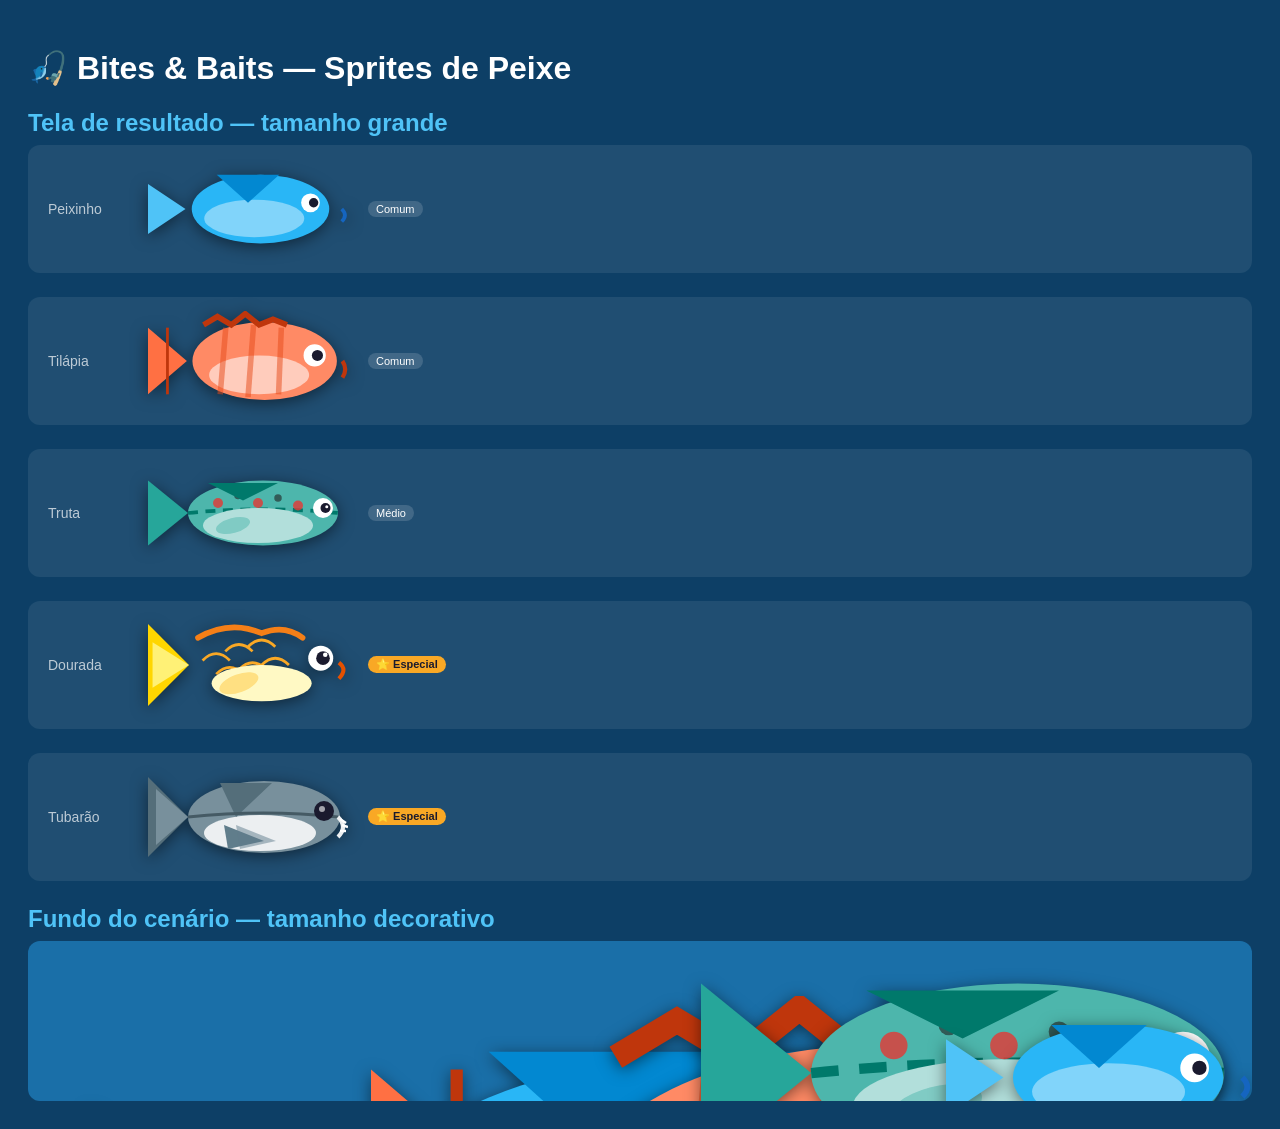
<file: debug-sprites.html>
<!DOCTYPE html>
<html lang="pt-BR">
<head>
  <meta charset="UTF-8"/>
  <title>Debug Sprites — Bites & Baits</title>
  <style>
    body { background: #0d3f66; color: white; font-family: sans-serif; padding: 20px; }
    h2   { color: #4fc3f7; margin: 20px 0 8px; }
    .row { display: flex; align-items: center; gap: 20px; margin-bottom: 24px; background: rgba(255,255,255,0.08); padding: 14px 20px; border-radius: 12px; }
    .label { font-size: 14px; opacity: 0.7; min-width: 80px; }
    svg  { filter: drop-shadow(0 3px 8px rgba(0,0,0,0.5)); }
    .big svg { width: 200px; height: 100px; }
    .small svg { width: 80px; height: 40px; }
    .tag { font-size: 11px; background: rgba(255,255,255,0.15); padding: 2px 8px; border-radius: 20px; }
    .special .tag { background: #f9a825; color: #1a1a2e; font-weight: bold; }
  </style>
</head>
<body>

<h1>🎣 Bites & Baits — Sprites de Peixe</h1>

<!-- SVG definitions inline -->
<svg xmlns="http://www.w3.org/2000/svg" style="display:none">

  <symbol id="fish-peixinho" viewBox="0 0 64 32">
    <polygon points="0,8 12,16 0,24" fill="#4fc3f7"/>
    <ellipse cx="36" cy="16" rx="22" ry="11" fill="#29b6f6"/>
    <ellipse cx="34" cy="19" rx="16" ry="6" fill="#81d4fa"/>
    <polygon points="22,5 32,14 42,5" fill="#0288d1"/>
    <circle cx="52" cy="14" r="3" fill="white"/>
    <circle cx="53" cy="14" r="1.5" fill="#1a1a2e"/>
    <path d="M62 16 Q64 18 62 20" stroke="#1565c0" stroke-width="1.2" fill="none"/>
  </symbol>

  <symbol id="fish-tilapia" viewBox="0 0 72 36">
    <polygon points="0,6 14,18 0,30" fill="#ff7043"/>
    <line x1="7" y1="6" x2="7" y2="30" stroke="#bf360c" stroke-width="1"/>
    <ellipse cx="42" cy="18" rx="26" ry="14" fill="#ff8a65"/>
    <ellipse cx="40" cy="23" rx="18" ry="7" fill="#ffccbc"/>
    <line x1="28" y1="6" x2="26" y2="30" stroke="#e64a19" stroke-width="2" opacity="0.5"/>
    <line x1="38" y1="5" x2="36" y2="31" stroke="#e64a19" stroke-width="2" opacity="0.5"/>
    <line x1="48" y1="6" x2="47" y2="30" stroke="#e64a19" stroke-width="2" opacity="0.5"/>
    <polyline points="20,5 25,2 30,5 35,1 40,5 45,3 50,5" stroke="#bf360c" stroke-width="2" fill="none"/>
    <circle cx="60" cy="16" r="4" fill="white"/>
    <circle cx="61" cy="16" r="2" fill="#1a1a2e"/>
    <path d="M70 18 Q72 21 70 24" stroke="#bf360c" stroke-width="1.5" fill="none"/>
  </symbol>

  <symbol id="fish-truta" viewBox="0 0 80 34">
    <polygon points="0,4 16,17 0,30" fill="#26a69a"/>
    <ellipse cx="46" cy="17" rx="30" ry="13" fill="#4db6ac"/>
    <path d="M16 17 Q46 14 76 17" stroke="#00796b" stroke-width="1.5" fill="none" stroke-dasharray="4,3"/>
    <ellipse cx="44" cy="22" rx="22" ry="7" fill="#b2dfdb"/>
    <circle cx="28" cy="13" r="2" fill="#e53935" opacity="0.8"/>
    <circle cx="36" cy="10" r="1.5" fill="#212121" opacity="0.6"/>
    <circle cx="44" cy="13" r="2" fill="#e53935" opacity="0.8"/>
    <circle cx="52" cy="11" r="1.5" fill="#212121" opacity="0.6"/>
    <circle cx="60" cy="14" r="2" fill="#e53935" opacity="0.8"/>
    <polygon points="24,5 38,12 52,5" fill="#00796b"/>
    <ellipse cx="34" cy="22" rx="7" ry="3" fill="#80cbc4" transform="rotate(-15,34,22)"/>
    <circle cx="70" cy="15" r="4" fill="white"/>
    <circle cx="71" cy="15" r="2" fill="#1a1a2e"/>
    <circle cx="71.5" cy="14.5" r="0.6" fill="white"/>
  </symbol>

  <symbol id="fish-dourada" viewBox="0 0 88 40">
    <defs>
      <radialGradient id="grad-dourada" cx="50%" cy="40%" r="60%">
        <stop offset="0%" stop-color="#fff176"/>
        <stop offset="60%" stop-color="#ffd600"/>
        <stop offset="100%" stop-color="#f57f17"/>
      </radialGradient>
    </defs>
    <polygon points="0,2 18,20 0,38" fill="#ffd600"/>
    <polygon points="2,10 18,20 2,30" fill="#fff176"/>
    <ellipse cx="52" cy="20" rx="32" ry="17" fill="url(#grad-dourada)"/>
    <path d="M24 18 Q30 12 36 18" stroke="#f9a825" stroke-width="1.2" fill="none"/>
    <path d="M34 14 Q40 8 46 14" stroke="#f9a825" stroke-width="1.2" fill="none"/>
    <path d="M44 12 Q50 6 56 12" stroke="#f9a825" stroke-width="1.2" fill="none"/>
    <path d="M30 24 Q36 18 42 24" stroke="#f9a825" stroke-width="1.2" fill="none"/>
    <path d="M40 22 Q46 16 52 22" stroke="#f9a825" stroke-width="1.2" fill="none"/>
    <path d="M50 20 Q56 14 62 20" stroke="#f9a825" stroke-width="1.2" fill="none"/>
    <ellipse cx="50" cy="28" rx="22" ry="8" fill="#fff9c4"/>
    <path d="M22 8 Q36 0 50 6 Q60 2 68 8" stroke="#f57f17" stroke-width="2.5" fill="none" stroke-linecap="round"/>
    <ellipse cx="40" cy="28" rx="9" ry="4" fill="#ffe082" transform="rotate(-20,40,28)"/>
    <circle cx="76" cy="17" r="5.5" fill="white"/>
    <circle cx="77" cy="17" r="3" fill="#1a1a2e"/>
    <circle cx="78" cy="15.5" r="1" fill="white"/>
    <path d="M84 19 Q88 22 84 26" stroke="#e65100" stroke-width="1.8" fill="none"/>
  </symbol>

  <symbol id="fish-tubarao" viewBox="0 0 100 44">
    <polygon points="0,2 20,22 0,42" fill="#546e7a"/>
    <polygon points="4,8 20,22 4,36" fill="#78909c"/>
    <ellipse cx="58" cy="22" rx="38" ry="18" fill="#78909c"/>
    <ellipse cx="56" cy="30" rx="28" ry="9" fill="#eceff1"/>
    <polygon points="36,5 44,22 62,5" fill="#546e7a"/>
    <polygon points="38,26 58,34 40,38" fill="#607d8b"/>
    <polygon points="44,26 64,34 46,38" fill="#607d8b" opacity="0.5"/>
    <path d="M20 22 Q58 18 95 22" stroke="#455a64" stroke-width="1.5" fill="none"/>
    <circle cx="88" cy="19" r="5" fill="#1a1a2e"/>
    <circle cx="87" cy="18" r="1.5" fill="white" opacity="0.6"/>
    <path d="M95 22 Q100 27 95 32" stroke="#eceff1" stroke-width="2" fill="none"/>
    <line x1="96" y1="23" x2="99" y2="25" stroke="white" stroke-width="1.2"/>
    <line x1="97" y1="26" x2="100" y2="27" stroke="white" stroke-width="1.2"/>
    <line x1="96" y1="29" x2="99" y2="29" stroke="white" stroke-width="1.2"/>
  </symbol>

</svg>

<!-- Peixes grandes (tela de resultado) -->
<h2>Tela de resultado — tamanho grande</h2>

<div class="row big">
  <div class="label">Peixinho</div>
  <svg viewBox="0 0 64 32"><use href="#fish-peixinho"/></svg>
  <span class="tag">Comum</span>
</div>
<div class="row big">
  <div class="label">Tilápia</div>
  <svg viewBox="0 0 72 36"><use href="#fish-tilapia"/></svg>
  <span class="tag">Comum</span>
</div>
<div class="row big">
  <div class="label">Truta</div>
  <svg viewBox="0 0 80 34"><use href="#fish-truta"/></svg>
  <span class="tag">Médio</span>
</div>
<div class="row big special">
  <div class="label">Dourada</div>
  <svg viewBox="0 0 88 40"><use href="#fish-dourada"/></svg>
  <span class="tag">⭐ Especial</span>
</div>
<div class="row big special">
  <div class="label">Tubarão</div>
  <svg viewBox="0 0 100 44"><use href="#fish-tubarao"/></svg>
  <span class="tag">⭐ Especial</span>
</div>

<!-- Peixes pequenos (fundo do cenário) -->
<h2>Fundo do cenário — tamanho decorativo</h2>
<div style="background:#1a6fa8; padding:20px; border-radius:12px; position:relative; height:120px; overflow:hidden;">
  <svg class="small" style="position:absolute;top:20px;left:5%" viewBox="0 0 64 32"><use href="#fish-peixinho"/></svg>
  <svg class="small" style="position:absolute;top:55px;left:28%" viewBox="0 0 72 36"><use href="#fish-tilapia"/></svg>
  <svg class="small" style="position:absolute;top:15px;left:55%" viewBox="0 0 80 34"><use href="#fish-truta"/></svg>
  <svg class="small" style="position:absolute;top:60px;left:75%" viewBox="0 0 64 32"><use href="#fish-peixinho"/></svg>
</div>

</body>
</html>
</file>
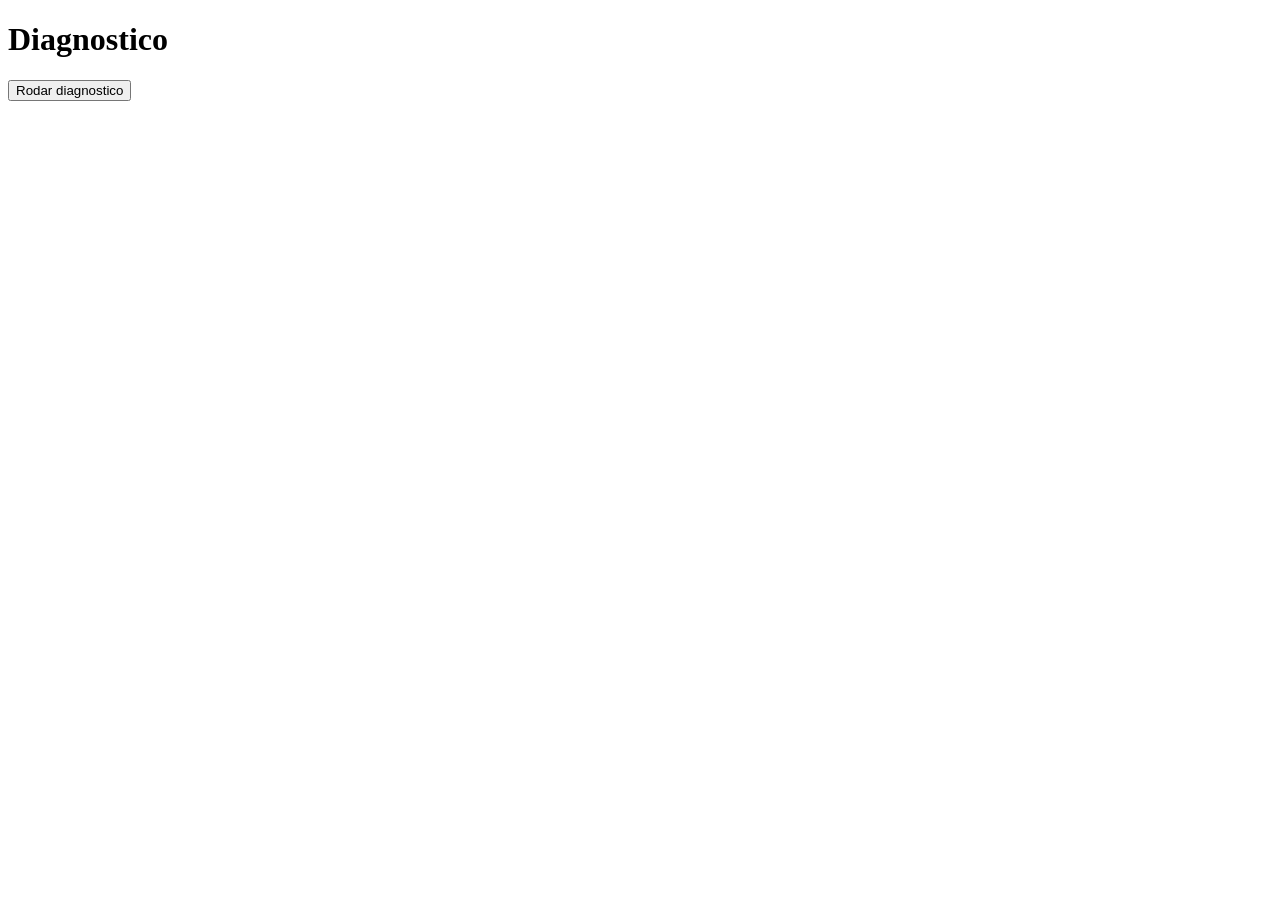
<file: diag.html>
<!DOCTYPE html>
<html>
<head><meta charset="utf-8"><title>Diagnostico BB</title></head>
<body>
<h1>Diagnostico</h1>
<button id="btndiag">Rodar diagnostico</button>
<pre id="out"></pre>
<script src="a11y.js"></script>
<script src="i18n.js"></script>
<script src="fish-data.js"></script>
<script src="creature-profile.js"></script>
<script src="map-data.js"></script>
<script src="score-system.js"></script>
<script src="inventory.js"></script>
<script src="shop-data.js"></script>
<script src="audio.js"></script>
<script src="sensors.js"></script>
<script src="game.js"></script>
<script>
document.getElementById('btndiag').addEventListener('click', function() {
  var out = document.getElementById('out');
  var results = [];
  var ids = ['screen-lang','screen-start','screen-story-hub','screen-game','screen-result','screen-instructions','screen-options','screen-inventory','screen-shop'];
  ids.forEach(function(id) {
    var el = document.getElementById(id);
    if (!el) { results.push(id + ': NAO ENCONTRADO'); return; }
    results.push(id + ': active=' + el.classList.contains('active') + ' inert=' + el.hasAttribute('inert'));
  });
  var btn = document.getElementById('btn-hub-fish');
  if (btn) {
    results.push('btn-hub-fish: inert=' + btn.hasAttribute('inert'));
    var el = btn.parentElement;
    while (el) {
      if (el.hasAttribute('inert')) results.push('  ANCESTRAL INERT: ' + (el.id || el.tagName));
      el = el.parentElement;
    }
    results.push('onclick attr: ' + btn.getAttribute('onclick'));
  }
  out.textContent = results.join('\n');
});
</script>
</body>
</html>
</file>
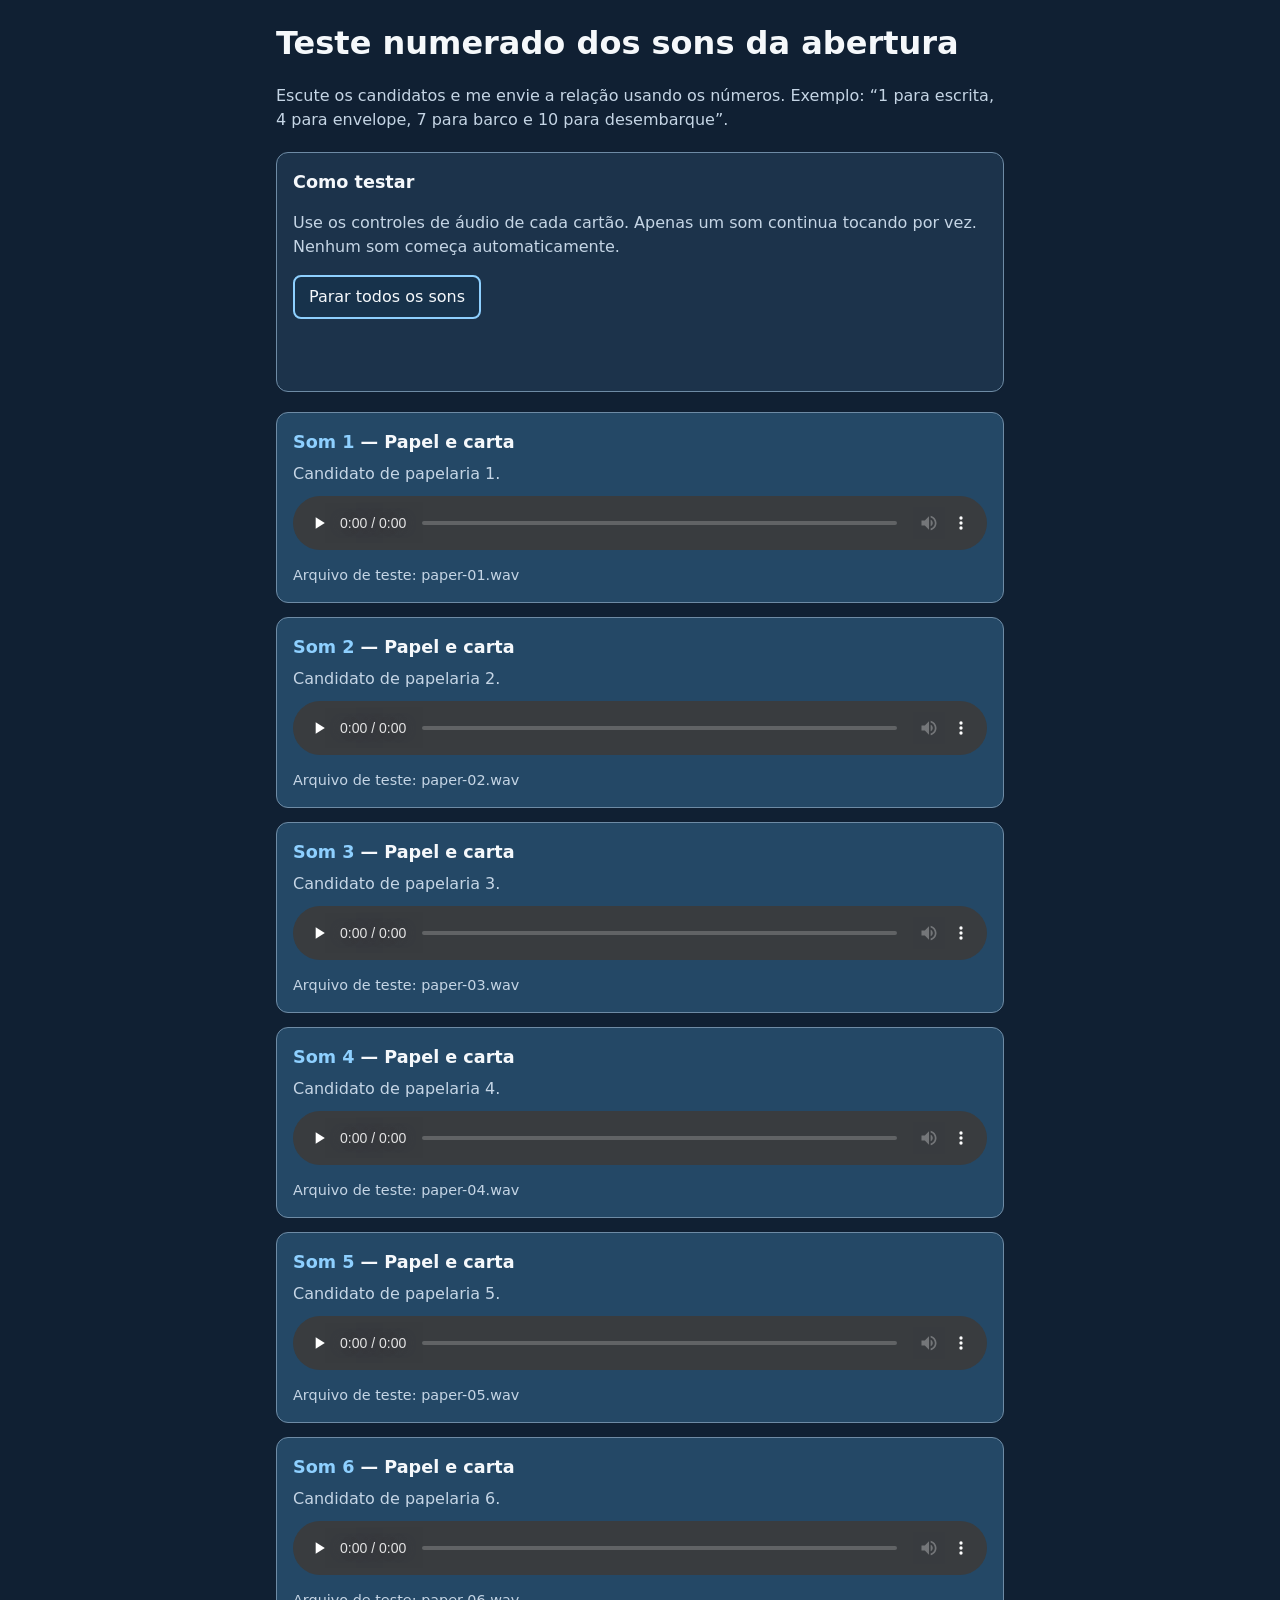
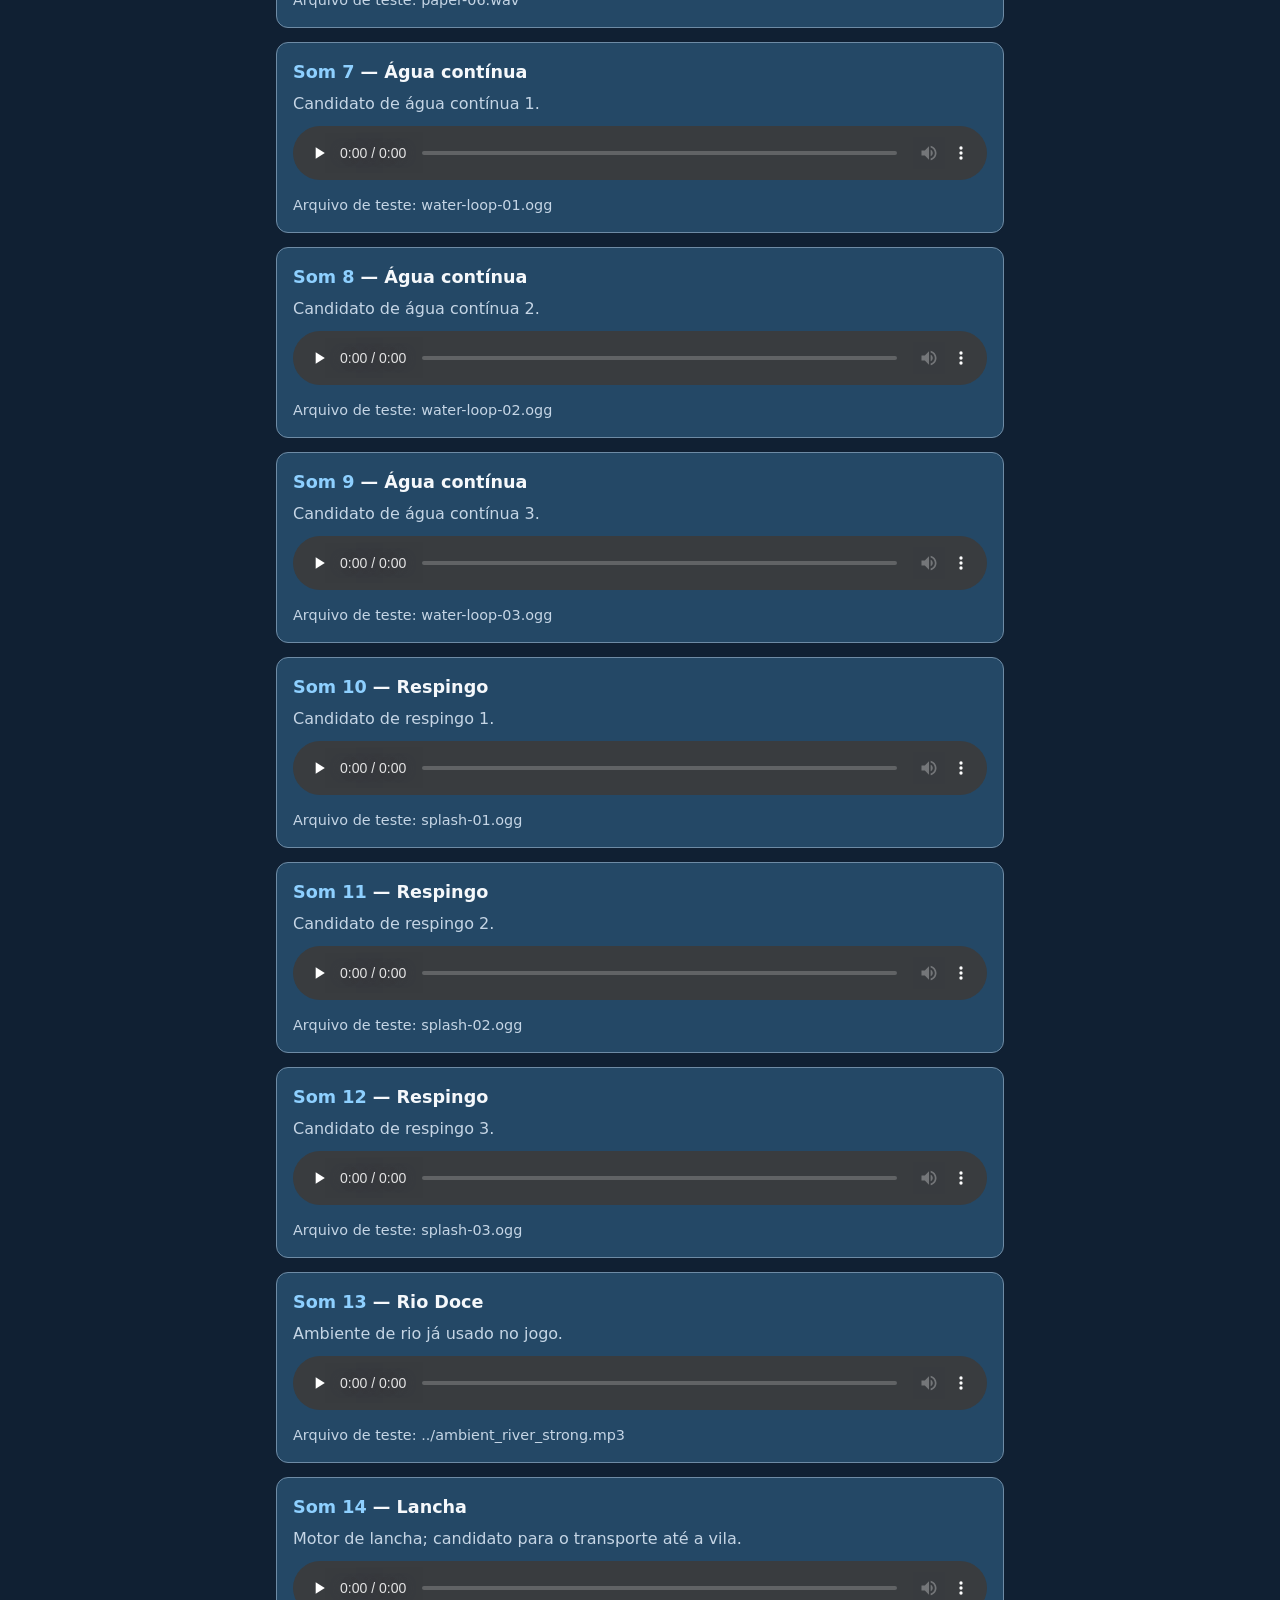
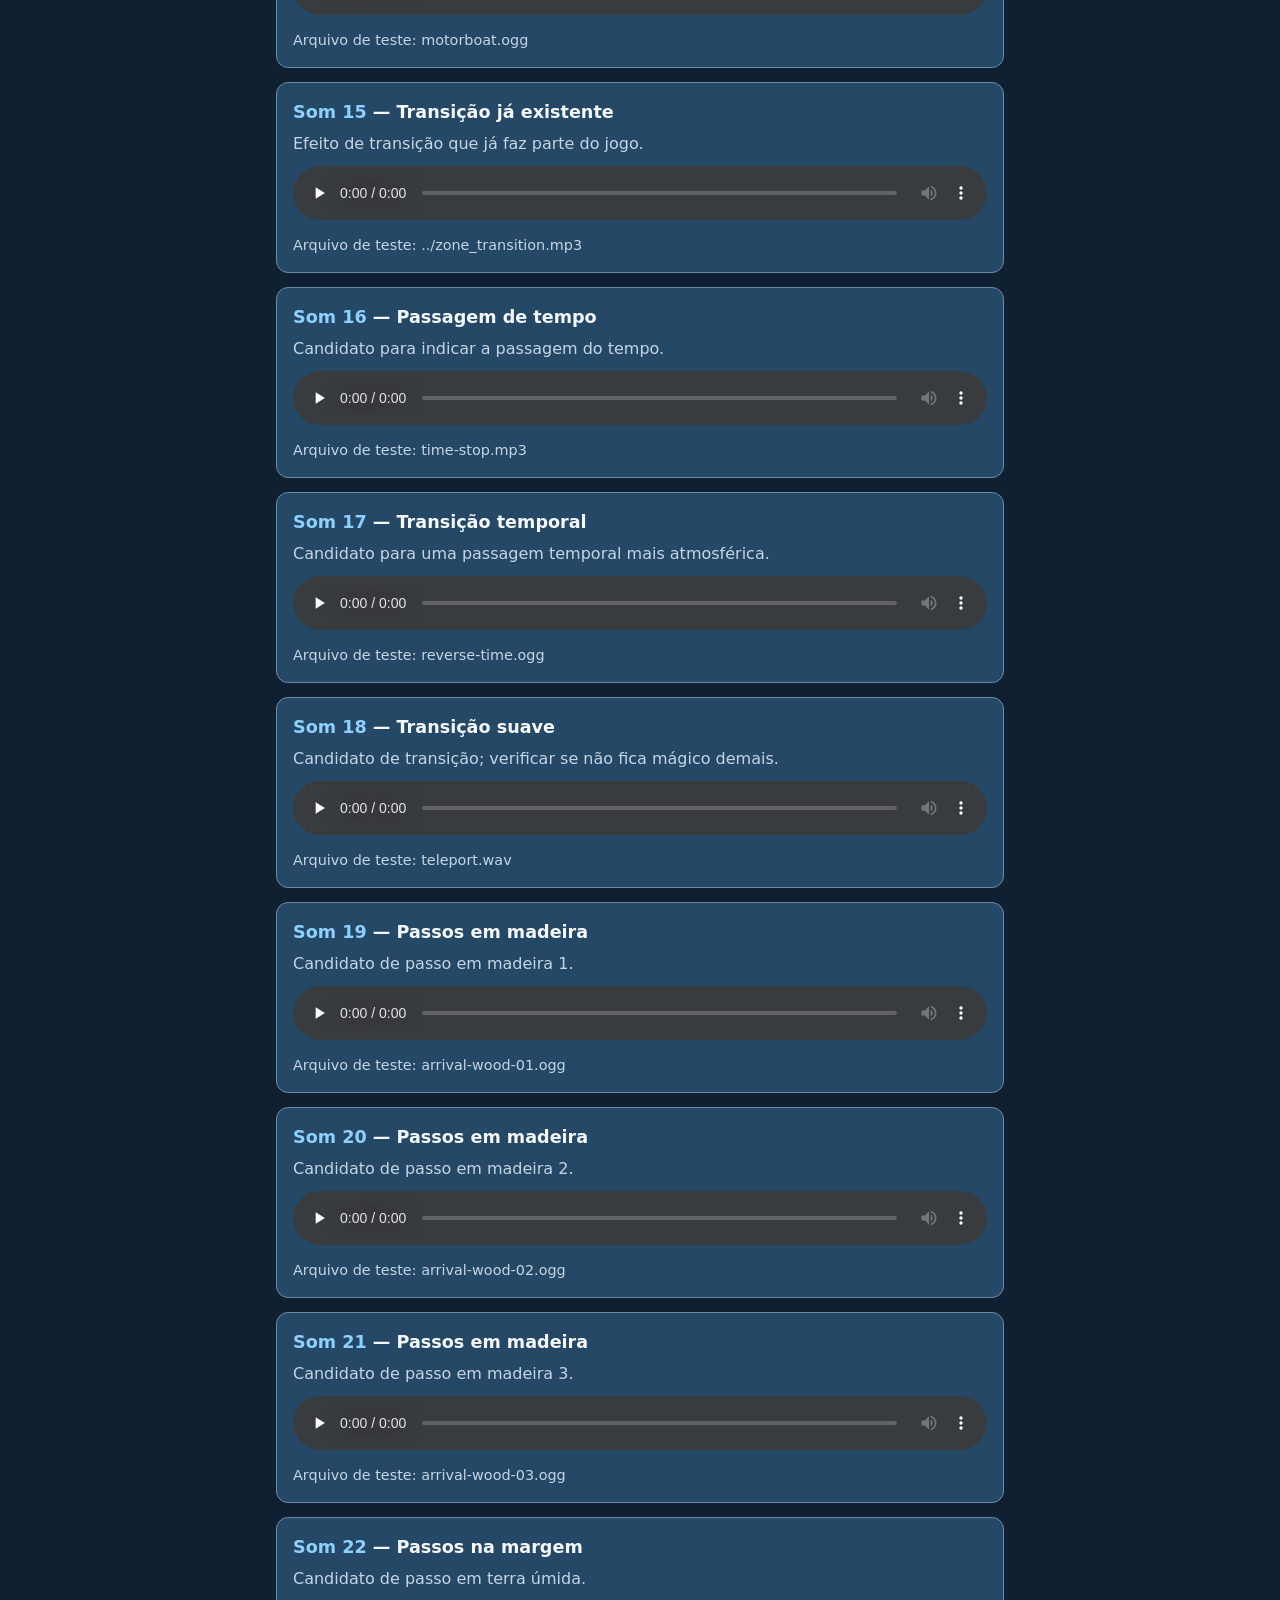
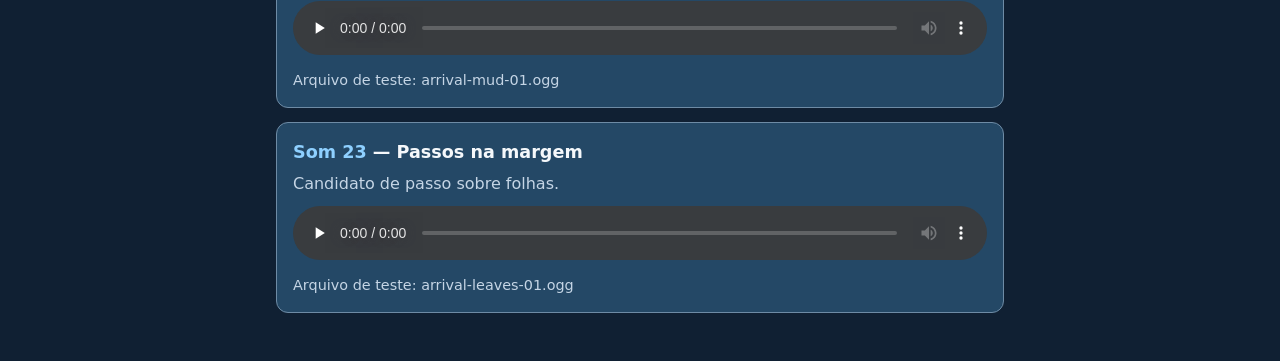
<file: sound-test.html>
<!doctype html>
<html lang="pt-BR">
<head>
  <meta charset="utf-8">
  <meta name="viewport" content="width=device-width, initial-scale=1">
  <title>Teste de sons — Bites &amp; Baits</title>
  <style>
    :root {
      color-scheme: dark;
      --bg: #102033;
      --card: #1c334b;
      --card-strong: #244866;
      --text: #f5f8fb;
      --muted: #c5d5e5;
      --accent: #8ed0ff;
      --focus: #ffe58a;
    }
    * { box-sizing: border-box; }
    body {
      margin: 0;
      min-height: 100vh;
      background: var(--bg);
      color: var(--text);
      font: 1rem/1.5 system-ui, sans-serif;
    }
    main { width: min(760px, 100%); margin: 0 auto; padding: 24px 16px 48px; }
    h1 { margin-top: 0; line-height: 1.2; }
    h2 { margin: 0 0 6px; font-size: 1.1rem; }
    p { color: var(--muted); }
    .instructions, .sound-card {
      border: 1px solid #6e8ba5;
      border-radius: 12px;
      background: var(--card);
      padding: 16px;
    }
    .instructions { margin: 20px 0; }
    .sound-list { display: grid; gap: 14px; }
    .sound-card { background: var(--card-strong); }
    .sound-card p { margin: 0 0 10px; }
    .number { color: var(--accent); }
    audio { width: 100%; min-height: 42px; }
    button {
      min-height: 44px;
      border: 2px solid var(--accent);
      border-radius: 8px;
      padding: 8px 14px;
      background: #17324b;
      color: var(--text);
      font: inherit;
      cursor: pointer;
    }
    button:hover { background: #295878; }
    button:focus-visible, audio:focus-visible { outline: 3px solid var(--focus); outline-offset: 3px; }
    .toolbar { display: flex; flex-wrap: wrap; gap: 10px; margin: 16px 0; }
    #play-status { min-height: 1.5em; color: var(--accent); }
    .file-name { display: block; margin-top: 8px; color: var(--muted); font-size: .9rem; }
  </style>
</head>
<body>
  <main>
    <h1>Teste numerado dos sons da abertura</h1>
    <p>Escute os candidatos e me envie a relação usando os números. Exemplo: “1 para escrita, 4 para envelope, 7 para barco e 10 para desembarque”.</p>

    <section class="instructions" aria-labelledby="instructions-title">
      <h2 id="instructions-title">Como testar</h2>
      <p>Use os controles de áudio de cada cartão. Apenas um som continua tocando por vez. Nenhum som começa automaticamente.</p>
      <div class="toolbar">
        <button id="stop-all" type="button">Parar todos os sons</button>
      </div>
      <p id="play-status" role="status" aria-live="polite"></p>
    </section>

    <section id="sound-list" class="sound-list" aria-label="Candidatos numerados"></section>
  </main>

  <script>
    const SOUNDS = [
      { file: 'paper-01.wav', group: 'Papel e carta', description: 'Candidato de papelaria 1.' },
      { file: 'paper-02.wav', group: 'Papel e carta', description: 'Candidato de papelaria 2.' },
      { file: 'paper-03.wav', group: 'Papel e carta', description: 'Candidato de papelaria 3.' },
      { file: 'paper-04.wav', group: 'Papel e carta', description: 'Candidato de papelaria 4.' },
      { file: 'paper-05.wav', group: 'Papel e carta', description: 'Candidato de papelaria 5.' },
      { file: 'paper-06.wav', group: 'Papel e carta', description: 'Candidato de papelaria 6.' },
      { file: 'water-loop-01.ogg', group: 'Água contínua', description: 'Candidato de água contínua 1.' },
      { file: 'water-loop-02.ogg', group: 'Água contínua', description: 'Candidato de água contínua 2.' },
      { file: 'water-loop-03.ogg', group: 'Água contínua', description: 'Candidato de água contínua 3.' },
      { file: 'splash-01.ogg', group: 'Respingo', description: 'Candidato de respingo 1.' },
      { file: 'splash-02.ogg', group: 'Respingo', description: 'Candidato de respingo 2.' },
      { file: 'splash-03.ogg', group: 'Respingo', description: 'Candidato de respingo 3.' },
      { file: '../ambient_river_strong.mp3', group: 'Rio Doce', description: 'Ambiente de rio já usado no jogo.' },
      { file: 'motorboat.ogg', group: 'Lancha', description: 'Motor de lancha; candidato para o transporte até a vila.' },
      { file: '../zone_transition.mp3', group: 'Transição já existente', description: 'Efeito de transição que já faz parte do jogo.' },
      { file: 'time-stop.mp3', group: 'Passagem de tempo', description: 'Candidato para indicar a passagem do tempo.' },
      { file: 'reverse-time.ogg', group: 'Transição temporal', description: 'Candidato para uma passagem temporal mais atmosférica.' },
      { file: 'teleport.wav', group: 'Transição suave', description: 'Candidato de transição; verificar se não fica mágico demais.' },
      { file: 'arrival-wood-01.ogg', group: 'Passos em madeira', description: 'Candidato de passo em madeira 1.' },
      { file: 'arrival-wood-02.ogg', group: 'Passos em madeira', description: 'Candidato de passo em madeira 2.' },
      { file: 'arrival-wood-03.ogg', group: 'Passos em madeira', description: 'Candidato de passo em madeira 3.' },
      { file: 'arrival-mud-01.ogg', group: 'Passos na margem', description: 'Candidato de passo em terra úmida.' },
      { file: 'arrival-leaves-01.ogg', group: 'Passos na margem', description: 'Candidato de passo sobre folhas.' },
    ];

    const list = document.getElementById('sound-list');
    const status = document.getElementById('play-status');
    const players = [];

    function stopOthers(current) {
      players.forEach(player => {
        if (player !== current) {
          player.pause();
          player.currentTime = 0;
        }
      });
    }

    SOUNDS.forEach((sound, index) => {
      const number = index + 1;
      const card = document.createElement('article');
      card.className = 'sound-card';
      card.setAttribute('aria-labelledby', `sound-title-${number}`);

      const title = document.createElement('h2');
      title.id = `sound-title-${number}`;
      title.innerHTML = `<span class="number">Som ${number}</span> — ${sound.group}`;

      const description = document.createElement('p');
      description.textContent = sound.description;

      const audio = document.createElement('audio');
      audio.controls = true;
      audio.preload = 'none';
      audio.setAttribute('aria-label', `Controles do som ${number}, ${sound.group.toLowerCase()}`);
      audio.src = `assets/sounds/opening/${sound.file}`;
      audio.addEventListener('play', () => {
        stopOthers(audio);
        status.textContent = `Som ${number} reproduzindo.`;
      });
      audio.addEventListener('pause', () => {
        if (players.every(player => player.paused)) status.textContent = `Som ${number} pausado.`;
      });
      audio.addEventListener('ended', () => {
        status.textContent = `Som ${number} terminou.`;
      });
      players.push(audio);

      const fileName = document.createElement('span');
      fileName.className = 'file-name';
      fileName.textContent = `Arquivo de teste: ${sound.file}`;

      card.append(title, description, audio, fileName);
      list.appendChild(card);
    });

    document.getElementById('stop-all').addEventListener('click', () => {
      players.forEach(player => {
        player.pause();
        player.currentTime = 0;
      });
      status.textContent = 'Todos os sons foram parados.';
    });
  </script>
</body>
</html>
</file>
<file: style.css>
/* ===== RESET & BASE ===== */
*, *::before, *::after { box-sizing: border-box; margin: 0; padding: 0; }

:root {
  --sky-top:    #87CEEB;
  --sky-bot:    #B0E2FF;
  --water-top:  #1a6fa8;
  --water-bot:  #0d3f66;
  --shore:      #8B6914;
  --shore-dark: #5C4500;
  --green:      #4CAF50;
  --red:        #e53935;
  --yellow:     #FFC107;
  --white:      #ffffff;
  --text-dark:  #1a1a2e;
  --panel-bg:   rgba(0,0,0,0.55);
  --radius:     14px;
}

html, body {
  height: 100%;
  overflow: hidden;
  font-family: 'Segoe UI', system-ui, sans-serif;
  background: #0d3f66;
  color: var(--white);
  touch-action: none;
  user-select: none;
}

/* ===== ACESSIBILIDADE ===== */
.sr-only {
  position: absolute;
  width: 1px; height: 1px;
  padding: 0; margin: -1px;
  overflow: hidden;
  clip: rect(0,0,0,0);
  white-space: nowrap;
  border: 0;
}

/* ===== APP CONTAINER ===== */
#app {
  width: 100%;
  height: 100%;
  position: relative;
}

/* ===== SCREENS ===== */
.screen {
  display: none;
  flex-direction: column;
  align-items: center;
  justify-content: center;
  width: 100%;
  height: 100%;
  position: absolute;
  inset: 0;
  padding: 24px;
}
.screen.active { display: flex; }
/* Telas inativas devem permanecer invisíveis mesmo quando inert não é
   interpretado pelo navegador. Isso evita que painéis da cidade cubram o
   criador ou a narrativa. */
.screen:not(.active) { display: none !important; visibility: hidden; pointer-events: none; }
.screen.active { visibility: visible; pointer-events: auto; }

/* ===== START SCREEN ===== */
#screen-start {
  background: linear-gradient(180deg, var(--sky-top) 0%, var(--water-top) 60%, var(--water-bot) 100%);
  gap: 16px;
}

#screen-story-hub {
  background: linear-gradient(180deg, var(--sky-top) 0%, var(--water-top) 60%, var(--water-bot) 100%);
  justify-content: flex-start;
  align-items: stretch;
  padding: 0;
  gap: 0;
  overflow-y: auto;
}

/* Aviso de TalkBack */
.notice-box {
  background: rgba(0,0,0,0.5);
  border: 2px solid var(--yellow);
  border-radius: var(--radius);
  padding: 14px 18px;
  max-width: 340px;
  text-align: center;
  display: flex;
  flex-direction: column;
  gap: 8px;
}
.notice-title {
  font-size: 1rem;
  font-weight: 700;
  color: var(--yellow);
}
.notice-box p {
  font-size: 0.9rem;
  line-height: 1.5;
  color: var(--white);
}
#screen-start .logo {
  font-size: 72px;
  filter: drop-shadow(0 4px 8px rgba(0,0,0,0.4));
}
#screen-start h1 {
  font-size: 2.2rem;
  font-weight: 800;
  letter-spacing: 1px;
  text-shadow: 0 2px 8px rgba(0,0,0,0.5);
}
#screen-start .subtitle {
  font-size: 1rem;
  opacity: 0.85;
}
#screen-start .hint {
  font-size: 0.85rem;
  opacity: 0.65;
  margin-top: 8px;
}

/* Descrição sutil abaixo do botão Free Fishing */
.btn-with-desc {
  display: flex;
  flex-direction: column;
  align-items: center;
  gap: 2px;
}
.menu-mode-desc {
  display: block;
  font-size: 0.78rem;
  opacity: 0.65;
  font-weight: 400;
  letter-spacing: 0.02em;
}

/* ===== BUTTONS ===== */
.btn-primary {
  background: var(--green);
  color: var(--white);
  border: none;
  border-radius: var(--radius);
  padding: 16px 40px;
  font-size: 1.1rem;
  font-weight: 700;
  cursor: pointer;
  box-shadow: 0 4px 16px rgba(0,0,0,0.3);
  transition: transform 0.1s, box-shadow 0.1s;
  min-width: 200px;
}
.btn-primary:active { transform: scale(0.96); box-shadow: none; }

.btn-secondary {
  background: rgba(255,255,255,0.15);
  color: var(--white);
  border: 1px solid rgba(255,255,255,0.3);
  border-radius: var(--radius);
  padding: 10px 24px;
  font-size: 0.95rem;
  cursor: pointer;
  transition: background 0.15s;
}
.btn-secondary:hover { background: rgba(255,255,255,0.25); }

/* ===== GAME SCREEN ===== */
#screen-game {
  background: linear-gradient(180deg, var(--sky-top) 0%, var(--sky-bot) 30%);
  padding: 0;
  justify-content: flex-start;
}

.game-header {
  width: 100%;
  display: flex;
  justify-content: space-between;
  padding: 12px 20px;
  background: rgba(0,0,0,0.3);
  backdrop-filter: blur(4px);
  z-index: 10;
}
.score-box { text-align: center; }
#score-hud { gap: 8px; flex-wrap: wrap; }
#score-hud .score-box { flex: 1 1 20%; min-width: 4.4rem; }
.score-label { display: block; font-size: 0.7rem; opacity: 0.7; text-transform: uppercase; letter-spacing: 1px; }
.score-value { font-size: 1.6rem; font-weight: 800; }

/* ===== CENA ===== */
#scene {
  width: 100%;
  flex: 1;
  position: relative;
  overflow: hidden;
}

.fish-direction-indicator {
  position: absolute;
  top: 42%;
  z-index: 20;
  display: flex;
  align-items: center;
  gap: 8px;
  max-width: min(48%, 220px);
  padding: 9px 12px;
  border: 2px solid #fff;
  border-radius: 999px;
  color: #fff;
  background: #123b54;
  box-shadow: 0 2px 8px rgba(0,0,0,.65);
  font-weight: 800;
  line-height: 1.2;
  pointer-events: none;
}
.fish-direction-indicator.from-left { left: 8px; }
.fish-direction-indicator.from-right { right: 8px; }
.fish-direction-indicator.is-retreating { background: #6b2c22; }
.fish-direction-arrow { font-size: 1.35rem; line-height: 1; }
@media (max-width: 420px) {
  .fish-direction-indicator { top: 38%; max-width: 54%; padding: 7px 9px; font-size: .85rem; }
}

#sky {
  position: absolute;
  top: 0; left: 0; right: 0;
  height: 35%;
  background: linear-gradient(180deg, #87CEEB, #B0E2FF);
}

/* Nuvens decorativas via pseudo */
#sky::before, #sky::after {
  content: '';
  position: absolute;
  background: rgba(255,255,255,0.7);
  border-radius: 50px;
}
#sky::before { width: 80px; height: 28px; top: 20%; left: 15%; box-shadow: 30px -8px 0 20px rgba(255,255,255,0.7); }
#sky::after  { width: 60px; height: 20px; top: 35%; right: 20%; box-shadow: 20px -6px 0 14px rgba(255,255,255,0.7); }

#water-surface {
  position: absolute;
  top: 35%;
  left: 0; right: 0;
  height: 6px;
  background: rgba(255,255,255,0.5);
  border-radius: 3px;
  z-index: 2;
}

#water {
  position: absolute;
  top: calc(35% + 6px);
  left: 0; right: 0; bottom: 15%;
  background: linear-gradient(180deg, var(--water-top), var(--water-bot));
  overflow: hidden;
}

/* Ondas via pseudo */
#water::before {
  content: '';
  position: absolute;
  top: 0; left: -50%;
  width: 200%;
  height: 20px;
  background: rgba(255,255,255,0.08);
  border-radius: 50%;
  animation: wave 3s ease-in-out infinite;
}
@keyframes wave {
  0%, 100% { transform: translateX(0) scaleY(1); }
  50%       { transform: translateX(5%) scaleY(1.3); }
}

.boat-visual {
  position: absolute;
  z-index: 4;
  bottom: 11%;
  left: 50%;
  width: 96px;
  height: 42px;
  transform: translateX(-50%);
  display: flex;
  align-items: center;
  justify-content: center;
  pointer-events: none;
}
.boat-visual::after {
  content: '';
  position: absolute;
  left: 8px; right: 8px; bottom: 2px;
  height: 10px;
  border-radius: 0 0 50% 50%;
  background: rgba(80, 48, 22, .8);
  box-shadow: 0 4px 0 rgba(255,255,255,.15);
}
.boat-visual-icon {
  position: relative;
  z-index: 1;
  font-size: 2.4rem;
  line-height: 1;
  filter: drop-shadow(0 3px 2px rgba(0,0,0,.35));
}

/* O casco precisa ficar à frente dos pés do personagem. */
#scene.map-rio-doce .boat-visual,
#scene.map-lago-central .boat-visual {
  bottom: calc(11% - 12px);
  z-index: 6;
}
#scene.map-rio-doce .boat-visual::after,
#scene.map-lago-central .boat-visual::after {
  bottom: 0;
  height: 18px;
  z-index: 2;
}
#scene.map-rio-doce #fisher::after,
#scene.map-lago-central #fisher::after {
  content: '';
  position: absolute;
  left: -18px;
  bottom: -1px;
  width: 96px;
  height: 14px;
  border-radius: 0 0 50% 50%;
  background: rgba(80, 48, 22, .8);
  box-shadow: 0 4px 0 rgba(255,255,255,.15);
  z-index: 2;
  pointer-events: none;
}

#shore {
  position: absolute;
  bottom: 0; left: 0; right: 0;
  height: 15%;
  background: linear-gradient(180deg, var(--shore), var(--shore-dark));
  display: flex;
  align-items: flex-start;
  justify-content: center;
}

/* ===== PESCADOR ===== */
#fisher {
  position: relative;
  width: 90px;
  height: 136px;
  margin-top: -100px;
}

/* Avatar SVG modular — complemento visual; o resumo textual permanece acessível. */
#fisher::before { content: none; }
#character-avatar { position: absolute; left: 50%; bottom: 0; width: 100px; height: 136px; transform: translateX(-50%); pointer-events: none; }
#character-avatar .character-avatar-svg { display: block; width: 100px; height: 136px; }

#rod {
  position: absolute;
  width: 4px;
  height: 70px;
  background: linear-gradient(180deg, #8B4513, #5C2E00);
  border-radius: 2px;
  top: -60px;
  left: 50%;
  transform-origin: bottom center;
  transform: translateX(-50%) rotate(-30deg);
  transition: transform 0.4s ease;
}

#line {
  position: absolute;
  width: 1px;
  background: rgba(255,255,255,0.6);
  top: -60px;
  left: calc(50% + 20px);
  height: 0;
  transform-origin: top center;
  transition: height 0.5s ease;
}

/* Isca */
#lure {
  width: 12px;
  height: 12px;
  background: radial-gradient(circle, #FF4500, #CC2200);
  border-radius: 50%;
  position: absolute;
  display: none;
  box-shadow: 0 0 6px rgba(255,69,0,0.8);
  transition: top 0.5s ease, left 0.3s ease;
}

/* Peixes decorativos de fundo */
.fish {
  position: absolute;
  transition: left 2s linear;
  animation: fish-swim 2.5s ease-in-out infinite alternate;
  filter: drop-shadow(0 2px 4px rgba(0,0,0,0.4));
}
@keyframes fish-swim {
  0%   { transform: translateY(0) scaleX(1); }
  100% { transform: translateY(-8px) scaleX(1); }
}

/* Ícone de peixe na tela de resultado */
#result-icon {
  display: flex;
  justify-content: center;
  align-items: center;
  min-height: 90px;
}
#result-fish-svg {
  filter: drop-shadow(0 4px 12px rgba(0,0,0,0.5));
}

/* ===== STATUS PANEL ===== */
#status-panel {
  width: 100%;
  padding: 12px 20px;
  background: var(--panel-bg);
  backdrop-filter: blur(6px);
  display: flex;
  flex-direction: column;
  align-items: center;
  gap: 10px;
  min-height: 110px;
}

#state-label {
  font-size: 1.1rem;
  font-weight: 700;
  text-align: center;
  letter-spacing: 0.5px;
}

/* Barra de tensão */
#tension-container { width: 100%; }
.tension-label { font-size: 0.75rem; opacity: 0.8; margin-bottom: 4px; text-align: center; }
#tension-bar-bg {
  width: 100%;
  height: 18px;
  background: rgba(255,255,255,0.15);
  border-radius: 9px;
  overflow: hidden;
  position: relative;
}
#tension-bar {
  height: 100%;
  width: 0%;
  border-radius: 9px;
  transition: width 0.1s linear, background 0.3s;
  background: var(--green);
}
#tension-marker {
  position: absolute;
  top: 0; bottom: 0;
  left: 75%;
  width: 2px;
  background: rgba(255,255,255,0.6);
}

/* Indicador de inclinação */
#tilt-indicator { display: flex; align-items: center; gap: 8px; }
#tilt-arrow { font-size: 1.4rem; transition: transform 0.2s; }
#tilt-text { font-size: 0.85rem; opacity: 0.8; }

/* Estados da barra de tensão */
.tension-low    { background: var(--green) !important; }
.tension-medium { background: var(--yellow) !important; }
.tension-high   { background: #FF7043 !important; }
.tension-danger { background: var(--red) !important; }

/* Animação de shake */
@keyframes shake-hint {
  0%, 100% { transform: translateX(0); }
  25%       { transform: translateX(-6px); }
  75%       { transform: translateX(6px); }
}
.shake-hint { animation: shake-hint 0.4s ease infinite; }

/* Pulso na tela quando peixe morde */
@keyframes bite-pulse {
  0%   { box-shadow: inset 0 0 0px 0px rgba(255,193,7,0); }
  50%  { box-shadow: inset 0 0 40px 20px rgba(255,193,7,0.4); }
  100% { box-shadow: inset 0 0 0px 0px rgba(255,193,7,0); }
}
.bite-pulse { animation: bite-pulse 0.5s ease 3; }

/* ===== RESULT SCREEN ===== */
#screen-result {
  background: linear-gradient(180deg, #1a3a5c, #0d2140);
  gap: 20px;
  text-align: center;
}
/* result-icon agora é controlado pelo bloco acima */
#result-title { font-size: 1.8rem; font-weight: 800; }
#result-desc { font-size: 0.95rem; opacity: 0.8; max-width: 280px; }

.result-stats {
  display: flex;
  gap: 32px;
  background: rgba(255,255,255,0.1);
  border-radius: var(--radius);
  padding: 16px 32px;
}
.stat { text-align: center; }
.stat-label { display: block; font-size: 0.75rem; opacity: 0.7; margin-bottom: 4px; }
.stat-value { font-size: 2rem; font-weight: 800; }
.stat-unit  { display: block; font-size: 0.7rem; opacity: 0.6; margin-top: 2px; }

/* Botão menu inline no jogo */
#btn-menu {
  position: absolute;
  bottom: 130px;
  right: 16px;
  z-index: 20;
}
/* Na Pesca Livre, o retorno fica no fluxo logo abaixo do HUD, para não
   encobrir os valores de recorde e nível em telas largas ou estreitas. */
#screen-game.free-mode #btn-menu {
  position: static;
  align-self: flex-end;
  flex: 0 0 auto;
  width: calc(100% - 32px);
  max-width: 420px;
  margin: 8px 16px 0;
  text-align: center;
  background: rgba(0,0,0,0.62);
  border-color: rgba(255,255,255,0.55);
  box-shadow: 0 3px 12px rgba(0,0,0,0.35);
}

/* Utilitários */
.hidden { display: none !important; }

/* ── Tela de instruções ─────────────────────────────────────────────────── */
#screen-instructions {
  padding: 24px 20px;
  overflow-y: auto;
  justify-content: flex-start;
  gap: 16px;
}
#screen-instructions h2 {
  font-size: 1.6rem;
  font-weight: 800;
  margin-bottom: 4px;
}
.instr-section {
  width: 100%;
  background: rgba(255,255,255,0.08);
  border-radius: var(--radius);
  padding: 14px 18px;
}
.instr-section h3 {
  font-size: 1rem;
  font-weight: 700;
  margin: 0 0 10px;
  color: #4fc3f7;
}
.instr-section ul {
  margin: 0;
  padding-left: 18px;
  display: flex;
  flex-direction: column;
  gap: 6px;
}
.instr-section li {
  font-size: 0.9rem;
  line-height: 1.4;
  opacity: 0.9;
}

/* ── Créditos no menu ───────────────────────────────────────────────────── */
.menu-credits {
  margin-top: auto;
  padding-top: 16px;
  text-align: center;
  font-size: 0.75rem;
  opacity: 0.5;
  line-height: 1.6;
}
.menu-credits a {
  color: inherit;
  text-decoration: underline;
  text-underline-offset: 3px;
}
.menu-credits a:hover { opacity: 0.8; }

/* ── Tela de opções ─────────────────────────────────────────────────────── */
.options-section {
  width: 100%;
  background: rgba(255,255,255,0.08);
  border-radius: var(--radius);
  padding: 14px 18px;
  margin-bottom: 12px;
}
.options-section h3 {
  font-size: 1rem;
  font-weight: 700;
  margin: 0 0 4px;
  color: #4fc3f7;
}

/* ── Tela de seleção de idioma ──────────────────────────────────────────── */
.lang-buttons {
  display: flex;
  gap: 16px;
  margin-top: 12px;
}
.btn-lang {
  display: flex;
  flex-direction: column;
  align-items: center;
  gap: 8px;
  background: rgba(255,255,255,0.12);
  border: 2px solid rgba(255,255,255,0.25);
  border-radius: var(--radius);
  color: white;
  font-size: 2.4rem;
  padding: 20px 28px;
  cursor: pointer;
  transition: background 0.2s, border-color 0.2s, transform 0.15s;
  min-width: 120px;
}
.btn-lang span {
  font-size: 0.9rem;
  font-weight: 700;
  letter-spacing: 0.03em;
}
.btn-lang:hover,
.btn-lang:focus {
  background: rgba(255,255,255,0.22);
  border-color: rgba(255,255,255,0.6);
  transform: translateY(-2px);
  outline: none;
}
.btn-lang:active { transform: translateY(0); }

/* ===== OPÇÕES — SEÇÃO DE ACESSIBILIDADE ===== */
.options-section {
  width: 100%;
  max-width: 480px;
  margin-bottom: 20px;
}
.options-section h3 {
  font-size: 0.8rem;
  text-transform: uppercase;
  letter-spacing: 0.1em;
  opacity: 0.65;
  margin-bottom: 10px;
}

/* Lista de toggles */
.a11y-toggle-list {
  display: flex;
  flex-direction: column;
  gap: 2px;
  background: rgba(0,0,0,0.3);
  border-radius: var(--radius);
  overflow: hidden;
}
.a11y-toggle-item {
  display: flex;
  align-items: center;
  justify-content: space-between;
  gap: 12px;
  padding: 14px 16px;
  background: rgba(255,255,255,0.05);
  transition: background 0.15s;
}
.a11y-toggle-item:hover { background: rgba(255,255,255,0.1); }

.a11y-toggle-info {
  display: flex;
  flex-direction: column;
  gap: 2px;
  flex: 1;
}
.a11y-toggle-label {
  font-size: 1rem;
  font-weight: 600;
}
.a11y-toggle-desc {
  font-size: 0.78rem;
  opacity: 0.6;
  line-height: 1.3;
}

/* Toggle button (switch) */
.toggle-btn {
  flex-shrink: 0;
  background: none;
  border: none;
  padding: 4px;
  cursor: pointer;
  border-radius: 999px;
}
.toggle-btn:focus-visible {
  outline: 3px solid var(--yellow);
  outline-offset: 2px;
}
.toggle-track {
  display: block;
  width: 52px;
  height: 28px;
  border-radius: 999px;
  background: rgba(255,255,255,0.2);
  position: relative;
  transition: background 0.2s;
}
.toggle-thumb {
  display: block;
  width: 22px;
  height: 22px;
  border-radius: 50%;
  background: white;
  position: absolute;
  top: 3px;
  left: 3px;
  transition: transform 0.2s, background 0.2s;
  box-shadow: 0 1px 4px rgba(0,0,0,0.4);
}
/* Estado ON */
.toggle-btn[aria-checked="true"] .toggle-track { background: var(--green); }
.toggle-btn[aria-checked="true"] .toggle-thumb  { transform: translateX(24px); }

/* ===== HUD MODO NORMAL ===== */
.normal-hud {
  display: flex;
  align-items: center;
  gap: 10px;
  padding: 8px 14px;
}
.bait-indicator {
  display: flex;
  align-items: center;
  gap: 6px;
  flex: 1;
}
.bait-emoji { font-size: 1.3rem; line-height: 1; }
.bait-name  { font-size: 0.85rem; font-weight: 600; }
.bait-qty   { font-size: 0.8rem; opacity: 0.75; }
.hold-indicator {
  display: flex;
  align-items: center;
  gap: 6px;
  flex-shrink: 0;
}
.hold-indicator .score-value {
  font-size: .9rem;
  white-space: nowrap;
}
.hold-indicator.hold-full {
  color: #ffb4ab;
}

.btn-equip {
  background: rgba(255,255,255,0.15);
  border: 1px solid rgba(255,255,255,0.3);
  border-radius: 50%;
  width: 38px; height: 38px;
  font-size: 1.1rem;
  cursor: pointer;
  color: var(--white);
  transition: background 0.15s;
  flex-shrink: 0;
}
.btn-equip:hover { background: rgba(255,255,255,0.28); }

/* ===== PAINEL DE EQUIPAMENTO ===== */
.equip-panel {
  position: fixed;
  inset: 0;
  background: rgba(0,0,0,0.75);
  display: flex;
  align-items: center;
  justify-content: center;
  z-index: 200;
  padding: 20px;
}
.equip-panel.hidden { display: none !important; }

.equip-dialog {
  background: var(--result-top, #1a3a5c);
  border: 1px solid rgba(255,255,255,0.2);
  border-radius: var(--radius);
  padding: 22px 20px;
  width: 100%;
  max-width: 360px;
  max-height: 80vh;
  overflow-y: auto;
  display: flex;
  flex-direction: column;
  gap: 16px;
}
.equip-dialog h2 {
  font-size: 1.2rem;
  font-weight: 700;
  color: var(--yellow);
  margin: 0;
}
.equip-dialog h3 {
  font-size: 0.9rem;
  font-weight: 600;
  text-transform: uppercase;
  letter-spacing: 0.06em;
  opacity: 0.7;
  margin-bottom: 10px;
  color: var(--accent);
}
.hold-dialog {
  max-width: 460px;
}
.hold-panel-summary {
  margin: 0;
  color: var(--yellow);
  font-weight: 700;
}
.hold-panel-hint {
  margin: 0;
  font-size: 0.88rem;
  line-height: 1.4;
  color: rgba(255,255,255,0.75);
}
.hold-fish-list {
  max-height: 45vh;
  overflow-y: auto;
}
.hold-fish-item .btn-secondary {
  white-space: nowrap;
}
.hold-fish-item .btn-secondary:disabled {
  cursor: not-allowed;
  opacity: 0.65;
}
.hold-empty {
  justify-content: center;
  color: rgba(255,255,255,0.75);
}

.last-catch-narrative {
  margin: 0;
  line-height: 1.5;
}

.last-catch-summary {
  width: min(100%, 420px);
  margin: 8px auto 0;
  padding: 12px 14px;
  border: 1px solid rgba(255,255,255,0.22);
  border-radius: var(--radius);
  background: rgba(0,0,0,0.18);
}
.last-catch-summary h3 {
  margin: 0 0 10px;
  color: var(--yellow);
  font-size: 1rem;
}
.last-catch-hint {
  margin: 12px 0 0;
  font-size: 0.8rem;
  opacity: 0.75;
}

/* Vistas do painel (categorias / iscas) */
.equip-view.hidden { display: none !important; }

/* Lista de categorias */
.equip-cat-list {
  list-style: none;
  display: flex;
  flex-direction: column;
  gap: 10px;
  padding: 0;
  margin: 0;
}
.btn-equip-cat {
  width: 100%;
  display: flex;
  align-items: center;
  gap: 12px;
  padding: 14px 16px;
  background: rgba(255,255,255,0.08);
  border: 1px solid rgba(255,255,255,0.15);
  border-radius: var(--radius);
  color: #fff;
  font-size: 1rem;
  font-weight: 600;
  cursor: pointer;
  text-align: left;
  transition: background 0.15s;
}
.btn-equip-cat:hover:not(:disabled) { background: rgba(255,255,255,0.18); }
.btn-equip-cat:disabled {
  opacity: 0.45;
  cursor: default;
}
.equip-cat-icon { font-size: 1.4rem; }
.equip-cat-soon {
  margin-left: auto;
  font-size: 0.75rem;
  opacity: 0.6;
  font-weight: 400;
}

/* Botão Voltar */
.btn-equip-back {
  align-self: flex-start;
  background: none;
  border: none;
  color: var(--accent);
  font-size: 0.95rem;
  font-weight: 600;
  cursor: pointer;
  padding: 4px 0;
  margin-bottom: 4px;
}
.btn-equip-back:focus { outline: 2px solid var(--accent); outline-offset: 3px; }

/* Lista de iscas */
.bait-list {
  list-style: none;
  display: flex;
  flex-direction: column;
  gap: 8px;
}
.bait-item {
  display: flex;
  align-items: center;
  gap: 10px;
  padding: 10px 12px;
  background: rgba(255,255,255,0.06);
  border-radius: 10px;
  border: 1px solid rgba(255,255,255,0.1);
}
.bait-item.bait-equipped {
  border-color: var(--green);
  background: rgba(0,255,0,0.08);
}
.bait-item.bait-out { opacity: 0.4; }
.bait-item.bait-empty {
  font-size: 0.9rem;
  opacity: 0.6;
  justify-content: center;
  padding: 16px;
}
.bait-item-label {
  flex: 1;
  font-size: 0.95rem;
  font-weight: 600;
}
.bait-item-qty {
  font-size: 0.85rem;
  opacity: 0.65;
  min-width: 32px;
  text-align: right;
}
.btn-bait-select {
  background: rgba(255,255,255,0.12);
  border: 1px solid rgba(255,255,255,0.3);
  border-radius: 8px;
  color: var(--white);
  font-size: 0.8rem;
  padding: 5px 12px;
  cursor: pointer;
  transition: background 0.15s;
  white-space: nowrap;
}
.btn-bait-select:hover:not(:disabled) { background: rgba(255,255,255,0.25); }
.btn-bait-select:disabled { opacity: 0.45; cursor: default; }
.bait-item.bait-equipped .btn-bait-select {
  border-color: var(--green);
  color: var(--green);
}

/* ===== MODO ALTO CONTRASTE ===== */
.a11y-high-contrast {
  --sky-top:   #000000;
  --sky-bot:   #000000;
  --water-top: #000080;
  --water-bot: #000050;
  --panel-bg:  rgba(0,0,0,0.95);
  --white:     #ffffff;
  --green:     #00ff00;
  --red:       #ff0000;
  --yellow:    #ffff00;
}
.a11y-high-contrast .btn-primary,
.a11y-high-contrast .btn-secondary,
.a11y-high-contrast .btn-equip,
.a11y-high-contrast .btn-bait-select { border: 2px solid #ffffff; }
.a11y-high-contrast .equip-dialog  { background: #000; border: 2px solid #fff; }
.a11y-high-contrast .bait-item     { background: #000; border: 1px solid #555; }
.a11y-high-contrast .bait-item.bait-equipped { border-color: #00ff00; background: #001a00; }
.a11y-high-contrast #state-label,
.a11y-high-contrast #tilt-text {
  background: #000;
  color: #fff;
  outline: 2px solid #fff;
}

/* ===== TEXTO GRANDE ===== */
.a11y-large-text #state-label    { font-size: 1.4rem; }
.a11y-large-text #tilt-text      { font-size: 1.1rem; }
.a11y-large-text .btn-primary    { font-size: 1.2rem; padding: 18px 32px; }
.a11y-large-text .btn-secondary  { font-size: 1.05rem; }
.a11y-large-text .a11y-toggle-label { font-size: 1.15rem; }
.a11y-large-text .a11y-toggle-desc  { font-size: 0.9rem; }


/* ===== LOJA & INVENTÁRIO ===== */

.people-panel {
  position: absolute;
  z-index: 30;
  inset: 0;
  display: flex;
  align-items: center;
  justify-content: center;
  padding: 20px;
  background: rgba(8, 24, 34, .78);
}
.people-panel.hidden { display: none; }
.people-dialog {
  width: min(100%, 430px);
  max-height: 90%;
  overflow: auto;
  padding: 24px;
  border: 2px solid #77b9c5;
  border-radius: 16px;
  background: linear-gradient(155deg, #173746, #102631);
  box-shadow: 0 16px 50px rgba(0,0,0,.4);
}
.people-dialog h2 { margin: 0 0 6px; color: var(--white); }
.people-location { margin: 0 0 20px; color: #f2c84b; font-weight: 800; }
.people-description-entry { width: 100%; margin: 0 0 12px; }
.people-list { display: grid; gap: 12px; margin: 0; padding: 0; list-style: none; }
.people-person-row { display: grid; gap: 8px; }
.people-person-button {
  display: flex;
  flex-direction: column;
  width: 100%;
  gap: 5px;
  padding: 14px;
  border: 1px solid rgba(255,255,255,.25);
  border-radius: 10px;
  color: var(--white);
  background: rgba(255,255,255,.08);
  text-align: left;
  cursor: pointer;
}
.people-person-button:hover { background: rgba(255,255,255,.16); }
.people-person-button strong { color: #f2c84b; font-size: 1.05rem; }
.people-person-button span { line-height: 1.4; }
.people-empty { margin: 0; line-height: 1.5; }
.people-conversation { margin-top: 18px; }
.people-description-actions { display: flex; flex-wrap: wrap; gap: 8px; margin-bottom: 12px; }
.people-person-description-button { width: 100%; }
.people-description-view { margin-top: 18px; }
.people-description-view h3 { color: var(--white); line-height: 1.4; }
.people-description-text { white-space: pre-line; line-height: 1.6; }
.people-description-view button { width: 100%; }
.people-speaker { margin: 0 0 8px; color: #f2c84b; font-weight: 800; }
.people-dialogue-body { min-height: 5em; margin: 0 0 24px; line-height: 1.55; }
.people-conversation-content {
  display: flex;
  align-items: flex-start;
  gap: 12px;
}
.people-player-avatar,
.people-vitor-avatar {
  display: flex;
  flex: 0 0 84px;
  width: 84px;
  height: 120px;
  align-items: flex-end;
  justify-content: center;
  overflow: hidden;
}
.people-vitor-avatar.hidden { display: none; }
.people-player-avatar .character-avatar-svg,
.people-vitor-avatar .character-avatar-svg {
  display: block;
  width: 84px;
  height: 114px;
}
.people-dialogue-copy { flex: 1 1 auto; min-width: 0; }
.people-dialogue-copy .people-dialogue-body { margin-bottom: 24px; }
@media (max-width: 480px) {
  .people-conversation-content { flex-wrap: wrap; }
  .people-conversation-content .people-dialogue-copy { flex: 1 1 100%; }
  .people-player-avatar,
  .people-vitor-avatar { flex-basis: 68px; width: 68px; height: 98px; }
  .people-player-avatar .character-avatar-svg,
  .people-vitor-avatar .character-avatar-svg { width: 68px; height: 92px; }
}

.shop-npc-dialog {
  position: absolute;
  z-index: 20;
  inset: 0;
  display: flex;
  align-items: center;
  justify-content: center;
  padding: 20px;
  background: rgba(8, 24, 34, .78);
}
.shop-npc-dialog.hidden { display: none; }
.shop-npc-dialog-card {
  width: min(100%, 430px);
  padding: 26px;
  border: 2px solid #d6aa4a;
  border-radius: 16px;
  background: linear-gradient(155deg, #173746, #102631);
  box-shadow: 0 16px 50px rgba(0,0,0,.4);
}
.shop-npc-dialog-kicker {
  margin: 0 0 8px;
  color: #f2c84b;
  font-size: .82rem;
  font-weight: 800;
  letter-spacing: .06em;
  text-transform: uppercase;
}
.shop-npc-dialog-card h3 {
  margin: 0 0 14px;
  color: var(--white);
  font-size: 1.35rem;
}
.shop-npc-dialog-speaker {
  margin: 0 0 8px;
  color: #f2c84b;
  font-weight: 800;
}
.shop-npc-dialog-body {
  min-height: 4.5em;
  margin: 0 0 24px;
  color: var(--white);
  line-height: 1.55;
}

/* Wrapper que centraliza e limita largura */
.shop-dialog {
  display: flex;
  flex-direction: column;
  width: 100%;
  max-width: 480px;
  height: 100%;
  margin: 0 auto;
  padding: 0 0 80px;
  box-sizing: border-box;
  overflow: hidden;
}

/* Cabeçalho: botão voltar + título + saldo */
.shop-header {
  display: flex;
  align-items: center;
  gap: 8px;
  padding: 14px 16px 10px;
  border-bottom: 1px solid rgba(255,255,255,0.15);
  flex-shrink: 0;
}
.shop-header h2 {
  flex: 1;
  margin: 0;
  font-size: 1.1rem;
  font-weight: 700;
  color: var(--white);
}
.btn-back-shop {
  background: rgba(255,255,255,0.1);
  border: 1px solid rgba(255,255,255,0.25);
  border-radius: 8px;
  color: var(--white);
  font-size: 0.85rem;
  padding: 6px 12px;
  cursor: pointer;
  white-space: nowrap;
  flex-shrink: 0;
}
.btn-back-shop:hover { background: rgba(255,255,255,0.2); }

.coins-display {
  display: flex;
  align-items: center;
  gap: 4px;
  background: rgba(255,215,0,0.15);
  border: 1px solid rgba(255,215,0,0.4);
  border-radius: 20px;
  padding: 4px 12px;
  font-size: 1rem;
  font-weight: 700;
  color: #ffd700;
  flex-shrink: 0;
}

/* Abas */
.shop-tabs {
  display: flex;
  gap: 4px;
  padding: 10px 16px 0;
  flex-shrink: 0;
  overflow-x: auto;
  scrollbar-width: none;
}
.shop-tabs::-webkit-scrollbar { display: none; }
.shop-tab {
  background: rgba(255,255,255,0.08);
  border: 1px solid rgba(255,255,255,0.2);
  border-bottom: none;
  border-radius: 8px 8px 0 0;
  color: rgba(255,255,255,0.6);
  font-size: 0.82rem;
  padding: 7px 14px;
  cursor: pointer;
  white-space: nowrap;
  transition: background 0.15s, color 0.15s;
}
.shop-tab.active,
.shop-tab[aria-selected="true"] {
  background: rgba(255,255,255,0.18);
  color: var(--white);
  font-weight: 700;
  border-color: rgba(255,255,255,0.4);
}

.shop-tab-content {
  flex: 1;
  min-width: 0;
  overflow-y: auto;
  padding: 12px 16px;
  border-top: 1px solid rgba(255,255,255,0.15);
}
.shop-tab-content.hidden { display: none; }

.shop-empty {
  text-align: center;
  color: rgba(255,255,255,0.5);
  font-size: 0.95rem;
  padding: 32px 16px;
}
.shop-empty.hidden { display: none; }

/* Cartoes da Loja */
.shop-card {
  background: rgba(255,255,255,0.07);
  border: 1px solid rgba(255,255,255,0.15);
  border-radius: 12px;
  padding: 12px 14px;
  margin-bottom: 10px;
  display: flex;
  flex-direction: column;
  gap: 10px;
}
.shop-card-header {
  display: flex;
  align-items: center;
  gap: 12px;
}
.shop-item-emoji {
  font-size: 2rem;
  flex-shrink: 0;
  width: 40px;
  text-align: center;
}
.shop-item-meta {
  display: flex;
  flex-direction: column;
  gap: 2px;
  flex: 1;
  min-width: 0;
}
.shop-item-name {
  font-size: 0.95rem;
  font-weight: 700;
  color: var(--white);
}
.shop-item-desc {
  font-size: 0.8rem;
  color: rgba(255,255,255,0.55);
}
.shop-tier-badge {
  display: inline-block;
  font-size: 0.72rem;
  font-weight: 600;
  background: rgba(255,215,0,0.2);
  border: 1px solid rgba(255,215,0,0.4);
  color: #ffd700;
  border-radius: 10px;
  padding: 1px 7px;
  margin-left: 6px;
  vertical-align: middle;
}
.btn-shop-buy {
  width: 100%;
  padding: 10px;
  font-size: 0.9rem;
  border-radius: 8px;
}
.btn-shop-buy:disabled { opacity: 0.4; cursor: default; }
.btn-equipped {
  width: 100%;
  padding: 10px;
  font-size: 0.9rem;
  border-radius: 8px;
  background: rgba(100,220,100,0.15);
  border: 1px solid rgba(100,220,100,0.4);
  color: #8deba0;
  cursor: default;
}

.shop-feedback {
  position: sticky;
  bottom: 0;
  margin: 0 16px 16px;
  padding: 10px 14px;
  border-radius: 10px;
  font-size: 0.9rem;
  font-weight: 600;
  text-align: center;
}
.shop-feedback.hidden { display: none; }
.shop-feedback.feedback-ok  { background: rgba(80,200,100,0.25); color: #8deba0; border: 1px solid rgba(80,200,100,0.4); }
.shop-feedback.feedback-err { background: rgba(220,60,60,0.25);  color: #ff9a9a; border: 1px solid rgba(220,60,60,0.4); }

/* Lista de Inventario */
.inv-list {
  list-style: none;
  margin: 0;
  padding: 0;
  display: flex;
  flex-direction: column;
  gap: 8px;
}
.inv-item {
  display: flex;
  align-items: center;
  gap: 10px;
  background: rgba(255,255,255,0.07);
  border: 1px solid rgba(255,255,255,0.15);
  border-radius: 10px;
  padding: 10px 12px;
}
.inv-item-icon {
  flex-shrink: 0;
  width: 52px;
  display: flex;
  align-items: center;
  justify-content: center;
}
.inv-item-info {
  flex: 1;
  min-width: 0;
  display: flex;
  flex-direction: column;
  gap: 2px;
}
/* Equipamentos: texto ocupa a largura livre e ações descem para uma faixa própria. */
.inv-equip-item {
  display: flex;
  flex-wrap: wrap;
  align-items: flex-start;
  width: 100%;
  min-width: 0;
  box-sizing: border-box;
  column-gap: 10px;
  row-gap: 6px;
}
.inv-equip-item .inv-item-icon {
  flex: 0 0 52px;
}
.inv-equip-item .inv-item-info {
  flex: 1 1 calc(100% - 62px);
  width: auto;
  min-width: 160px;
}
.inv-equip-item .inv-item-actions {
  flex: 0 0 100%;
  justify-content: flex-start;
  width: 100%;
}
.inv-equip-item .inv-item-name,
.inv-equip-item .inv-item-detail {
  overflow-wrap: anywhere;
}
.inv-item-name {
  font-size: 0.9rem;
  font-weight: 700;
  color: var(--white);
}
.inv-item-detail {
  font-size: 0.8rem;
  color: rgba(255,255,255,0.55);
}
.btn-sell-item {
  flex-shrink: 0;
  padding: 7px 12px;
  font-size: 0.82rem;
  border-radius: 8px;
  white-space: nowrap;
}
.btn-equip-bait {
  flex-shrink: 0;
  padding: 7px 12px;
  font-size: 0.82rem;
  border-radius: 8px;
  white-space: nowrap;
}

.inv-sell-all-bar {
  display: flex;
  align-items: center;
  justify-content: space-between;
  gap: 10px;
  padding: 14px 0 4px;
  border-top: 1px solid rgba(255,255,255,0.12);
  margin-top: 8px;
}
.inv-total-label {
  font-size: 0.88rem;
  color: #ffd700;
  font-weight: 600;
}

/* Alto contraste */
.a11y-high-contrast .shop-card,
.a11y-high-contrast .inv-item      { background: #000; border-color: #fff; }
.a11y-high-contrast .shop-tab      { background: #000; border-color: #888; color: #ccc; }
.a11y-high-contrast .shop-tab.active { background: #111; color: #fff; border-color: #fff; }
.a11y-high-contrast .coins-display { background: #000; border-color: #ffd700; }
.a11y-high-contrast .btn-shop-buy  { border: 2px solid #fff; }

/* ── Telas de Inventário e Loja ── */
#screen-inventory,
#screen-shop {
  background: linear-gradient(180deg, var(--sky-top) 0%, var(--water-top) 60%, var(--water-bot) 100%);
  justify-content: flex-start;
  padding: 0;
  overflow: hidden;
}


/* ===== MODE-TABS (Comprar / Vender) ===== */
.shop-mode-tabs {
  display: flex;
  gap: 4px;
  padding: 8px 12px 0;
  border-bottom: 2px solid rgba(255,255,255,0.15);
  background: rgba(0,0,0,0.2);
}
.shop-mode-tab {
  flex: 1;
  padding: 10px 6px;
  background: transparent;
  border: none;
  border-bottom: 3px solid transparent;
  color: rgba(255,255,255,0.6);
  font-size: 1rem;
  font-weight: 700;
  cursor: pointer;
  transition: color 0.15s, border-color 0.15s;
  text-transform: uppercase;
  letter-spacing: 0.05em;
}
.shop-mode-tab.active,
.shop-mode-tab[aria-selected="true"] {
  color: #fff;
  border-bottom-color: var(--accent, #4fa3e0);
}
.shop-mode-tab:hover { color: #fff; }

.shop-mode-panel { flex: 1; overflow: hidden; display: flex; flex-direction: column; }
.shop-mode-panel.hidden { display: none !important; }

/* ===== LAYOUT DE AÇÃO DOS ITENS ===== */
.inv-item-actions {
  display: flex;
  flex-wrap: wrap;
  gap: 6px;
  align-items: center;
  justify-content: flex-end;
  flex-shrink: 0;
}
.sell-row {
  display: flex;
  align-items: center;
  gap: 6px;
  flex-wrap: wrap;
}

/* ===== CAMPO DE QUANTIDADE NA LOJA ===== */
.shop-qty-label {
  display: flex;
  align-items: center;
  gap: 6px;
  color: rgba(255,255,255,0.75);
  font-size: 0.9rem;
}
.shop-qty-input {
  width: 64px;
  padding: 6px 8px;
  background: rgba(255,255,255,0.1);
  border: 1px solid rgba(255,255,255,0.25);
  border-radius: 6px;
  color: #fff;
  font-size: 1rem;
  text-align: center;
}
.shop-qty-input:focus {
  outline: 2px solid var(--accent, #4fa3e0);
  background: rgba(255,255,255,0.15);
}

.shop-unit-price {
  color: rgba(255,255,255,0.7);
  font-size: 0.9rem;
  white-space: nowrap;
}
.shop-total-preview {
  color: #a8e063;
  font-size: 0.85rem;
  font-weight: 600;
  min-height: 1.2em;
}
.shop-card-buy-row {
  display: flex;
  align-items: center;
  flex-wrap: wrap;
  gap: 8px;
  padding: 8px 0 4px;
  border-top: 1px solid rgba(255,255,255,0.1);
  margin-top: 6px;
}

/* Botão vender todos na lista de peixes */
.shop-sell-all-btn {
  width: 100%;
  margin-bottom: 10px;
}

/* Badges no inventário */
.inv-badge-protect,
.inv-badge-equip {
  display: inline-block;
  margin-left: 6px;
  font-size: 0.75rem;
  opacity: 0.9;
}
.inv-badge-equip { color: #a8e063; }

/* Botão perigo (descartar) */
.btn-danger {
  padding: 6px 12px;
  background: rgba(220, 60, 60, 0.7);
  border: 1px solid rgba(255,100,100,0.5);
  border-radius: 6px;
  color: #fff;
  cursor: pointer;
  font-size: 0.85rem;
  transition: background 0.15s;
}
.btn-danger:hover { background: rgba(220,60,60,0.9); }
.btn-danger:focus { outline: 2px solid #ff6b6b; }

/* ── Hub da Cidade ────────────────────────────────────────────────────── */
.city-menu {
  display: flex;
  flex-direction: column;
  gap: .75rem;
  width: 100%;
  max-width: 360px;
  margin: 1rem auto;
}

.btn-city {
  display: flex;
  align-items: center;
  gap: .6rem;
  width: 100%;
  padding: .85rem 1.2rem;
  font-size: 1.05rem;
  font-weight: 600;
  text-align: left;
  background: var(--surface, #1e293b);
  color: var(--text, #f1f5f9);
  border: 2px solid var(--border, #334155);
  border-radius: .75rem;
  cursor: pointer;
  transition: background .15s, border-color .15s;
}
.btn-city:hover:not(:disabled),
.btn-city:focus-visible:not(:disabled) {
  background: var(--surface-hover, #273548);
  border-color: var(--accent, #38bdf8);
  outline: none;
}
.btn-city:disabled {
  opacity: .45;
  cursor: not-allowed;
}

/* ── Tela de Viagem ───────────────────────────────────────────────────── */
.travel-list {
  list-style: none;
  padding: 0;
  margin: .75rem 0;
  display: flex;
  flex-direction: column;
  gap: .6rem;
  width: 100%;
  max-width: 420px;
}

.travel-item {
  display: flex;
  align-items: center;
  gap: .75rem;
  padding: .75rem 1rem;
  background: var(--surface, #1e293b);
  border: 2px solid var(--border, #334155);
  border-radius: .75rem;
}
.travel-item--active {
  border-color: var(--accent, #38bdf8);
}

.travel-item-emoji { font-size: 1.8rem; flex-shrink: 0; }
.travel-item-info  { flex: 1; display: flex; flex-direction: column; gap: .15rem; }
.travel-item-name  { font-weight: 700; font-size: 1rem; }
.travel-item-vessel { font-size: .78rem; opacity: .7; }
.travel-item-actions { flex-shrink: 0; }
.travel-locked { font-size: .8rem; opacity: .55; }

.btn-sm { padding: .45rem .9rem; font-size: .88rem; }

/* ── Coming Soon ──────────────────────────────────────────────────────── */
.coming-soon {
  text-align: center;
  opacity: .6;
  font-size: 1.1rem;
  margin: 2rem 0;
}

/* ── HUD de status do hub (moedas + tempo) ────────────────────────────── */
.hub-status-row {
  display: flex;
  justify-content: space-between;
  align-items: center;
  width: 100%;
  gap: 1rem;
  flex-wrap: wrap;
}

.time-display {
  display: flex;
  flex-direction: column;
  align-items: flex-end;
  gap: .1rem;
  font-variant-numeric: tabular-nums;
}

.hub-date {
  font-size: .82rem;
  opacity: .75;
  letter-spacing: .02em;
}

.hub-clock {
  font-size: 1.15rem;
  font-weight: 700;
  letter-spacing: .04em;
}


/* ══════════════════════════════════════════════════════════════════════
   ESTALEIRO
   ══════════════════════════════════════════════════════════════════════ */
.vessel-list {
  list-style: none;
  padding: 0;
  margin: 0 0 16px;
  width: 100%;
  max-width: 420px;
  display: flex;
  flex-direction: column;
  gap: 10px;
}
.vessel-item {
  display: flex;
  align-items: center;
  gap: 12px;
  background: var(--panel-bg, rgba(255,255,255,.08));
  border-radius: 14px;
  padding: 12px 16px;
  border: 1.5px solid rgba(255,255,255,.12);
}
.vessel-item .vessel-emoji { font-size: 2rem; flex-shrink: 0; }
.vessel-item .vessel-info  { flex: 1; }
.vessel-item .vessel-name  { font-weight: 700; font-size: 1rem; }
.vessel-item .vessel-desc  { font-size: .82rem; opacity: .75; margin-top: 2px; }
.vessel-item .vessel-hold  { font-size: .8rem; opacity: .65; }
.vessel-item .btn-vessel-buy,
.vessel-item .btn-vessel-equip {
  flex-shrink: 0;
  padding: 8px 14px;
  border-radius: 10px;
  border: none;
  cursor: pointer;
  font-weight: 700;
  font-size: .85rem;
  background: var(--accent, #4fc3f7);
  color: #000;
}
.vessel-item .btn-vessel-equip { background: #81c784; }
.vessel-item .vessel-equipped  {
  flex-shrink: 0;
  font-size: .8rem;
  font-weight: 700;
  color: #81c784;
}
.section-label {
  font-size: .85rem;
  font-weight: 700;
  text-transform: uppercase;
  letter-spacing: .08em;
  opacity: .6;
  margin: 8px 0 4px;
  width: 100%;
  max-width: 420px;
}

/* ══════════════════════════════════════════════════════════════════════
   NAVEGAÇÃO DO BARCO
   ══════════════════════════════════════════════════════════════════════ */
.hold-hud {
  display: flex;
  align-items: center;
  gap: 6px;
  font-weight: 700;
  font-size: .95rem;
  background: rgba(0,0,0,.25);
  border-radius: 20px;
  padding: 4px 12px;
}
.boat-zone-info {
  display: flex;
  flex-direction: column;
  align-items: center;
  margin: 8px 0 4px;
  gap: 2px;
}
.boat-zone-label { font-size: .8rem; opacity: .65; text-transform: uppercase; letter-spacing: .06em; }
.boat-zone-name  { font-size: 1.15rem; font-weight: 700; }

/* Sonar */
.boat-sonar {
  position: relative;
  width: 140px;
  height: 140px;
  margin: 12px auto 4px;
}
.sonar-ring {
  position: absolute;
  border-radius: 50%;
  border: 2px solid rgba(79,195,247,.4);
  top: 50%; left: 50%;
  transform: translate(-50%, -50%);
  animation: sonar-pulse 2s ease-out infinite;
}
.sonar-ring-1 { width: 40px;  height: 40px;  animation-delay: 0s;   border-color: rgba(79,195,247,.7); }
.sonar-ring-2 { width: 85px;  height: 85px;  animation-delay: .4s; }
.sonar-ring-3 { width: 130px; height: 130px; animation-delay: .8s; }
@keyframes sonar-pulse {
  0%   { opacity: .8; }
  100% { opacity: .1; }
}
.sonar-dot {
  position: absolute;
  width: 10px; height: 10px;
  background: #4fc3f7;
  border-radius: 50%;
  top: 50%; left: 50%;
  transform: translate(-50%, -50%);
  box-shadow: 0 0 8px #4fc3f7;
}
/* Sonar muda de cor conforme proximidade */
.boat-sonar.near  .sonar-ring { border-color: rgba(255,213,79,.6); }
.boat-sonar.near  .sonar-dot  { background: #ffd54f; box-shadow: 0 0 8px #ffd54f; }
.boat-sonar.arrived .sonar-ring { border-color: rgba(129,199,132,.7); }
.boat-sonar.arrived .sonar-dot  { background: #81c784; box-shadow: 0 0 10px #81c784; }
.sonar-ring-1.arrived, .sonar-ring-2.arrived, .sonar-ring-3.arrived {
  animation: none;
  opacity: 1;
}

.boat-sonar-msg {
  text-align: center;
  font-size: .85rem;
  min-height: 1.2em;
  opacity: .8;
  margin: 0 0 4px;
}
.boat-nav-status {
  text-align: center;
  font-size: .9rem;
  min-height: 1.2em;
  margin: 0 0 12px;
}
.boat-actions {
  display: flex;
  flex-direction: column;
  gap: 10px;
  width: 100%;
  max-width: 320px;
  align-items: stretch;
}

/* Modal de zona / porão cheio */
.zone-modal {
  position: absolute;
  bottom: 0; left: 0; right: 0;
  background: var(--panel-bg, #1a2a3a);
  border-radius: 20px 20px 0 0;
  padding: 20px 20px 32px;
  z-index: 20;
  display: flex;
  flex-direction: column;
  gap: 10px;
  box-shadow: 0 -4px 20px rgba(0,0,0,.4);
}
.zone-modal.hidden { display: none; }
.zone-modal h3 { margin: 0 0 4px; font-size: 1rem; }
.zone-list {
  list-style: none;
  padding: 0;
  margin: 0;
  display: flex;
  flex-direction: column;
  gap: 8px;
}
.zone-list li {
  display: flex;
  align-items: center;
  gap: 10px;
  background: rgba(255,255,255,.07);
  border-radius: 12px;
  padding: 10px 14px;
  cursor: pointer;
}
.zone-list li:focus, .zone-list li:hover {
  background: rgba(79,195,247,.2);
  outline: 2px solid #4fc3f7;
}
.zone-list li button {
  margin-left: auto;
  padding: 6px 12px;
  border-radius: 8px;
  border: none;
  cursor: pointer;
  font-weight: 700;
  font-size: .82rem;
  background: #4fc3f7;
  color: #000;
}

/* ── Zone HUD (indicador de zona ativa na tela de pesca) ─────────────── */
.zone-hud {
  display: flex;
  align-items: center;
  gap: 6px;
  background: rgba(0,0,0,.45);
  border-radius: 20px;
  padding: 4px 12px;
  font-size: .78rem;
  color: #e0f7fa;
  position: absolute;
  top: 10px;
  right: 12px;
  z-index: 5;
  pointer-events: none;
}
.zone-hud.hidden { display: none; }
.zone-hud-icon { font-size: .85rem; }
.zone-hud-name { font-weight: 600; letter-spacing: .03em; }

/* ── Modal overlay (zone-modal) ─────────────────────────────────────── */
#zone-modal.modal-overlay {
  position: fixed;
  inset: 0;
  background: rgba(0,0,0,.65);
  display: flex;
  align-items: flex-end;
  justify-content: center;
  z-index: 200;
}
#zone-modal.modal-overlay.hidden { display: none; }
#zone-modal .modal-box {
  background: var(--panel-bg, #1a2a3a);
  border-radius: 20px 20px 0 0;
  padding: 20px 20px 32px;
  width: 100%;
  max-width: 480px;
  display: flex;
  flex-direction: column;
  gap: 12px;
}
#zone-modal .modal-box h2 {
  margin: 0;
  font-size: 1.1rem;
  color: #e0f7fa;
  text-align: center;
}

/* Botões de seleção de zona */
.btn-zone-select {
  width: 100%;
  display: flex;
  align-items: center;
  gap: 10px;
  background: rgba(255,255,255,.07);
  border: 2px solid transparent;
  border-radius: 12px;
  padding: 12px 16px;
  color: #e0f7fa;
  font-size: .95rem;
  font-weight: 500;
  cursor: pointer;
  text-align: left;
  transition: background .15s, border-color .15s;
}
.btn-zone-select:hover,
.btn-zone-select:focus {
  background: rgba(79,195,247,.2);
  border-color: #4fc3f7;
  outline: none;
}
.btn-zone-select--active,
.btn-zone-select[disabled] {
  background: rgba(79,195,247,.25);
  border-color: #4fc3f7;
  opacity: .75;
  cursor: default;
}

/* btn-bar-zone — oculto por padrão, visível quando mapa tem zonas */
#btn-bar-zone.hidden { display: none; }

/* Presença visual do personagem em telas narrativas e da cidade. */
.character-presence {
  display: flex;
  align-items: center;
  gap: 12px;
  width: min(100%, 760px);
  margin: 12px auto 0;
  padding: 10px 14px;
  border: 1px solid rgba(255,255,255,.2);
  border-radius: 14px;
  background: rgba(0,0,0,.22);
}
.character-presence-avatar {
  display: flex;
  align-items: flex-end;
  justify-content: center;
  flex: 0 0 58px;
  width: 58px;
  height: 78px;
}
.character-presence-avatar .character-avatar-svg {
  display: block;
  width: 58px;
  height: 78px;
}
.character-presence-copy {
  display: flex;
  flex-direction: column;
  gap: 3px;
  line-height: 1.35;
}
.character-presence-copy strong { font-size: 1.05rem; }
.character-presence-copy span { opacity: .82; font-size: .9rem; }
.house-character-presence { margin: 0 auto 14px; }

/* Loja de roupas da Marta — catálogo acessível e responsivo. */
#screen-clothing-shop {
  display: none;
  align-items: stretch;
  justify-content: flex-start;
  overflow-y: auto;
  touch-action: pan-y;
}
#screen-clothing-shop.active { display: flex; }
.clothing-shop-panel {
  width: min(980px, 100%);
  min-height: 100%;
  margin: 0 auto;
  padding: 18px clamp(14px, 3vw, 30px) 28px;
  overflow: visible;
}
.clothing-shop-header {
  display: flex;
  align-items: center;
  justify-content: space-between;
  gap: 12px;
  flex-wrap: wrap;
}
.clothing-shop-header h2 { flex: 1 1 240px; text-align: center; }
.clothing-shop-npc {
  display: flex;
  align-items: center;
  gap: 12px;
  margin: 14px 0;
  padding: 12px;
  border: 1px solid rgba(255,255,255,.22);
  border-radius: var(--radius);
  background: rgba(0,0,0,.2);
}
.clothing-avatar-preview { flex: 0 0 64px; width: 64px; height: 90px; }
.clothing-avatar-preview .character-avatar-svg { width: 64px; height: 90px; }
.clothing-shop-npc p { margin-top: 4px; opacity: .9; }
.clothing-shop-controls { display: grid; gap: 6px; margin: 12px 0 16px; max-width: 420px; }
.clothing-shop-controls select { min-height: 44px; padding: 8px 12px; border-radius: 8px; }
.clothing-catalog-list { display: grid; grid-template-columns: repeat(auto-fit, minmax(min(100%, 300px), 1fr)); gap: 12px; }
.clothing-card {
  display: grid;
  grid-template-columns: 42px minmax(0,1fr);
  gap: 10px;
  align-items: start;
  padding: 14px;
  border: 1px solid rgba(255,255,255,.23);
  border-radius: 12px;
  background: rgba(0,0,0,.24);
}
.clothing-swatch { display: block; width: 38px; height: 38px; border: 2px solid rgba(255,255,255,.72); border-radius: 8px; }
.clothing-card-info h3 { margin: 0 0 5px; }
.clothing-card-info p { margin: 0 0 5px; line-height: 1.35; }
.clothing-slot { opacity: .8; font-size: .9rem; }
.clothing-card-action { grid-column: 1 / -1; display: flex; align-items: center; justify-content: space-between; gap: 10px; flex-wrap: wrap; }
.clothing-card-action button { min-height: 42px; }
#clothing-shop-feedback { margin-top: 12px; }
.clothing-shop-price-note, .clothing-shop-rotation-note { margin: 6px 0; opacity: .82; line-height: 1.4; }
.clothing-color { opacity: .82; font-size: .9rem; }
.inv-clothing-controls { display: grid; gap: 6px; margin: 10px 0 14px; max-width: 420px; }
.inv-clothing-controls select { min-height: 42px; padding: 8px 12px; border-radius: 8px; }
.inv-clothing-item { flex-wrap: wrap; align-items: flex-start; }
.inv-clothing-swatch { flex: 0 0 38px; width: 38px; height: 38px; }
.inv-clothing-item .inv-item-info { flex: 1 1 calc(100% - 52px); }
.inv-clothing-item .inv-item-name, .inv-clothing-item .inv-item-detail { overflow-wrap: anywhere; }
.inv-clothing-item .inv-item-actions { flex: 0 0 100%; justify-content: flex-start; width: 100%; }
@media (max-width: 560px) {
  .clothing-shop-panel { padding: 12px 10px 24px; }
  .clothing-shop-header h2 { text-align: start; }
  .clothing-shop-npc { align-items: flex-start; }
}

.clothing-shop-price-note {
  margin: 0 0 12px;
  padding: 8px 10px;
  border-inline-start: 4px solid var(--accent, #d6b45a);
  background: rgba(0,0,0,.18);
}
</file>
<file: style_visuals.css>
/* Arte SVG — camada visual independente dos dados e da acessibilidade. */
.bb-svg-icon { display: inline-block; width: 56px; height: 56px; flex: 0 0 auto; vertical-align: middle; }
.bb-svg-icon--small { width: 44px; height: 44px; }
.bb-svg-icon--shop { width: 52px; height: 52px; }
.bb-svg-icon--hud { width: 30px; height: 30px; }
.shop-item-visual { width: 52px; height: 52px; display: inline-flex; align-items: center; justify-content: center; flex: 0 0 52px; filter: drop-shadow(0 2px 2px rgba(0,0,0,.28)); }
.boat-visual-svg { width: 100px; height: 50px; display: block; filter: drop-shadow(0 3px 2px rgba(0,0,0,.35)); }
.vessel-card-visual { display: block; width: 130px; height: 66px; margin-bottom: 4px; }
.vessel-card-visual .bb-boat-icon { width: 130px; height: 66px; display: block; }
.travel-item-vessel-svg { width: 48px; height: 24px; display: inline-block; vertical-align: middle; }
.bait-item-label { display: inline-flex; align-items: center; gap: 6px; }
#rod { width: 72px; height: 72px; background: none; border-radius: 0; }
.rod-scene-svg { display: block; width: 72px; height: 72px; }
.lure-svg { display: block; width: 24px; height: 24px; }
#lure.lure-svg-active { width: 24px; height: 24px; background: none; box-shadow: none; }
</file>
<file: style_character.css>
/* Criação da personagem — primeira etapa de identidade narrativa. */
.character-create-screen {
  background: linear-gradient(180deg, #87CEEB 0%, #1a6fa8 60%, #0d3f66 100%);
  overflow-y: auto;
  justify-content: flex-start;
  padding: 28px 18px;
}
.character-create-card {
  width: min(100%, 520px);
  margin: auto;
  padding: 24px;
  border-radius: 16px;
  background: rgba(0, 0, 0, .62);
  box-shadow: 0 8px 28px rgba(0,0,0,.32);
}
.character-create-card h2 { margin-bottom: 10px; }
.character-create-card > p { line-height: 1.5; margin-bottom: 22px; }
.character-field {
  display: flex;
  flex-direction: column;
  gap: 7px;
  margin-bottom: 18px;
}
.character-field label { font-weight: 700; }
.character-field small { line-height: 1.4; opacity: .82; }
.character-field input,
.character-field select {
  width: 100%;
  min-height: 48px;
  padding: 10px 12px;
  border: 2px solid rgba(255,255,255,.55);
  border-radius: 10px;
  color: #18212b;
  background: #fff;
  font: inherit;
}
.character-field input:focus,
.character-field select:focus { outline: 3px solid #f2c84b; outline-offset: 2px; }
.form-feedback { min-height: 1.5em; line-height: 1.4; margin: 6px 0; }
.character-form-actions { display: flex; justify-content: space-between; gap: 12px; margin-top: 22px; }
.character-form-actions button { min-width: 150px; }
.character-visual-card { width: min(100%, 1120px); }
.character-visual-layout {
  display: grid;
  grid-template-columns: minmax(240px, .78fr) minmax(0, 1.22fr);
  gap: 24px;
  align-items: start;
}
.character-visual-controls-column { grid-column: 2; grid-row: 1; min-width: 0; }
.character-visual-preview-column {
  grid-column: 1;
  grid-row: 1;
  position: sticky;
  top: 14px;
  align-self: start;
}
.character-visual-preview { display: flex; justify-content: center; align-items: end; min-height: 300px; margin: 4px 0 18px; border-radius: 12px; background: linear-gradient(180deg, #9ed8ef 0 62%, #c9aa7c 62%); }
#character-avatar-preview { width: 190px; height: 250px; display: flex; align-items: end; justify-content: center; }
#character-avatar-preview .character-avatar-svg { width: 190px; height: 250px; display: block; }
.character-visual-fields { display: grid; grid-template-columns: repeat(auto-fit, minmax(220px, 1fr)); gap: 14px; }
.character-visual-field { margin: 0; padding: 12px; border: 1px solid rgba(255,255,255,.28); border-radius: 10px; }
.character-visual-field label { display: block; margin-bottom: 7px; font-weight: 700; line-height: 1.35; }
.character-outfit-field .character-outfit-choice + .character-outfit-choice { margin-top: 12px; padding-top: 12px; border-top: 1px solid rgba(255,255,255,.2); }
.character-outfit-field .character-outfit-option { display: flex; align-items: flex-start; gap: 9px; margin: 0; font-weight: 700; cursor: pointer; }
.character-outfit-field .character-outfit-option input { flex: 0 0 auto; margin: 3px 0 0; }
.character-outfit-description-button { display: block; max-width: 100%; margin: 8px 0 0 27px; white-space: normal; }
.character-outfit-description { margin: 8px 0 0 27px; line-height: 1.45; color: rgba(255,255,255,.9); }
.character-outfit-piece-list { margin: 0; padding-left: 1.25rem; }
.character-summary { margin-top: 22px; padding-top: 16px; border-top: 1px solid rgba(255,255,255,.28); }
.character-summary h3 { margin-bottom: 8px; font-size: 1.05rem; }
.character-summary p { line-height: 1.5; }
@media (max-width: 760px) {
  .character-visual-layout { grid-template-columns: minmax(0, 1fr); gap: 10px; }
  .character-visual-preview-column { grid-column: 1; grid-row: 1; position: static; }
  .character-visual-controls-column { grid-column: 1; grid-row: 2; }
  .character-visual-preview { min-height: 220px; margin: 4px 0 10px; }
  #character-avatar-preview { height: 210px; }
  #character-avatar-preview .character-avatar-svg { height: 210px; }
}
@media (max-width: 520px) {
  .character-create-card { padding: 18px; }
  .character-form-actions { flex-direction: column-reverse; }
  .character-form-actions button { width: 100%; }
}

.character-visual-option-description {
  margin: 8px 0 0;
  color: rgba(255,255,255,.84);
  font-size: .9rem;
  line-height: 1.45;
}

.character-avatar-fallback { display: block; font-size: 7rem; line-height: 1; }

/* A criação é um espaço próprio, anterior à Vila: nenhum HUD ou painel da
   cidade deve disputar a atenção visual com a personagem. */
#screen-character-create,
#screen-character-visual {
  z-index: 40;
  isolation: isolate;
  background: linear-gradient(180deg, #223d54 0%, #122733 100%);
}
#screen-character-create .character-create-card,
#screen-character-visual .character-create-card {
  position: relative;
  z-index: 1;
}

.character-outfit-details {
  margin-top: 22px;
  padding: 16px;
  border: 2px solid rgba(242,200,75,.55);
  border-radius: 12px;
  background: rgba(0,0,0,.24);
}
.character-outfit-details h3 { margin: 0 0 10px; font-size: 1.05rem; }
.character-outfit-detail + .character-outfit-detail { margin-top: 14px; padding-top: 14px; border-top: 1px solid rgba(255,255,255,.24); }
.character-outfit-detail h4 { margin: 0 0 4px; font-size: .98rem; }
.character-outfit-detail p, .character-outfit-details > p { margin: 0; line-height: 1.45; color: rgba(255,255,255,.9); }

.character-inline-identity {
  margin: 18px 0 20px;
  padding: 16px;
  border: 1px solid rgba(255,255,255,.28);
  border-radius: 12px;
  background: rgba(0,0,0,.2);
}
.character-inline-identity h3 { margin: 0 0 14px; font-size: 1.08rem; }
.character-inline-identity .character-field:last-of-type { margin-bottom: 4px; }
.character-random-name-button {
  display: block;
  width: 100%;
  min-height: 42px;
  margin-top: 10px;
}
.character-random-name-button:disabled { opacity: .58; cursor: not-allowed; }
.character-randomize-row { display: flex; justify-content: flex-end; margin: 14px 0; }
.character-randomize-row button { min-height: 46px; }
@media (max-width: 520px) {
  .character-randomize-row { justify-content: stretch; }
  .character-randomize-row button { width: 100%; }
}

.character-outfit-catalog {
  margin-top: 18px;
  padding: 16px;
  border: 1px solid rgba(255,255,255,.28);
  border-radius: 12px;
  background: rgba(0,0,0,.16);
}
.character-outfit-catalog h3 { margin: 0 0 12px; }
.character-outfit-catalog h4 { margin: 14px 0 6px; }
.character-outfit-catalog ul { margin: 0; padding-left: 1.35rem; line-height: 1.5; }
.character-outfit-catalog li + li { margin-top: 5px; }
</file>
<file: style-narrative.css>
/* style-narrative.css — abertura e correspondência */
.narrative-screen {
  align-items: center;
  justify-content: center;
  padding: 24px;
  background: radial-gradient(circle at top, rgba(95, 155, 177, .24), transparent 58%), var(--bg, #10252f);
}

.narrative-card {
  width: min(100%, 720px);
  padding: clamp(24px, 5vw, 48px);
  border: 1px solid rgba(255, 255, 255, .24);
  border-radius: 18px;
  background: rgba(17, 38, 48, .96);
  box-shadow: 0 18px 48px rgba(0, 0, 0, .28);
}

.narrative-kicker {
  margin: 0 0 10px;
  color: #f2c84b;
  font-size: .82rem;
  font-weight: 800;
  letter-spacing: .08em;
  text-transform: uppercase;
}

.narrative-card h2 { margin: 0 0 18px; }
.narrative-speaker { margin: -8px 0 14px; color: #f2c84b; font-weight: 800; }
.narrative-recipient { margin: 0 0 22px; font-weight: 700; }
.letter-body { line-height: 1.75; font-size: 1.05rem; }
.letter-body p { margin: 0 0 16px; }
.narrative-signature { margin: 24px 0 28px; font-style: italic; }
.narrative-card .btn-primary { width: 100%; }

.opening-scene-visual {
  width: 100%;
  height: clamp(190px, 32vw, 250px);
  margin: 0 0 22px;
  overflow: hidden;
  border: 1px solid rgba(255, 255, 255, .25);
  border-radius: 14px;
  background: #1a3543;
}

.opening-scene-art {
  position: relative;
  width: 100%;
  height: 100%;
  overflow: hidden;
}

.opening-scene-art::before,
.opening-scene-art::after,
.opening-scene-props::before,
.opening-scene-props::after {
  content: '';
  position: absolute;
  display: block;
}

/* Quarto: parede, janela, mesa e luminária. */
.opening-art-room-writing,
.opening-art-room-envelope,
.opening-art-room-reading,
.opening-art-travel-preparation {
  background: linear-gradient(155deg, #334d59 0 62%, #172b35 62% 100%);
}
.opening-art-room-writing::before,
.opening-art-room-envelope::before,
.opening-art-room-reading::before,
.opening-art-travel-preparation::before {
  left: 8%; top: 12%; width: 25%; height: 34%;
  border: 5px solid #6e9eaa;
  background: linear-gradient(135deg, #d2edf0, #668f9c);
  box-shadow: inset 0 0 0 5px rgba(13, 46, 57, .45);
}
.opening-art-room-writing::after,
.opening-art-room-envelope::after,
.opening-art-room-reading::after,
.opening-art-travel-preparation::after {
  left: 0; right: 0; bottom: 0; height: 30%;
  border-top: 8px solid #8a5c3d;
  background: linear-gradient(#69452f, #3d2a24);
}
.opening-art-room-writing .opening-scene-props::before,
.opening-art-room-envelope .opening-scene-props::before,
.opening-art-room-reading .opening-scene-props::before {
  left: 42%; bottom: 27%; width: 24%; height: 7%;
  border-radius: 2px;
  background: #f5e8c8;
  transform: rotate(-4deg);
  box-shadow: 0 7px 0 -2px #b8925f;
}
.opening-art-room-writing .opening-scene-props::after,
.opening-art-room-envelope .opening-scene-props::after,
.opening-art-room-reading .opening-scene-props::after {
  left: 70%; bottom: 33%; width: 4%; height: 23%;
  border-radius: 8px 8px 2px 2px;
  background: #e7c45b;
  box-shadow: 0 -20px 0 -5px #f1d98b;
}
.opening-art-travel-preparation .opening-scene-props::before {
  right: 16%; bottom: 27%; width: 19%; height: 22%;
  border: 3px solid #c18d4f;
  border-radius: 8px;
  background: #7d4e32;
}

/* Cenas sem personagem: envelope em destaque. */
.opening-art-letter-sent,
.opening-art-letter-received {
  background: linear-gradient(145deg, #172e47, #385e72 58%, #b58b55 58% 62%, #49352a 62%);
}
.opening-art-letter-sent .opening-scene-props::before,
.opening-art-letter-received .opening-scene-props::before {
  left: 36%; top: 33%; width: 28%; height: 26%;
  border: 3px solid #e9d7ae;
  border-radius: 5px;
  background: linear-gradient(145deg, transparent 49%, #d1b47c 50% 53%, transparent 54%), #f4e5bd;
  transform: rotate(-5deg);
  box-shadow: 0 11px 0 rgba(0, 0, 0, .18);
}
.opening-art-letter-sent .opening-scene-props::after {
  left: 68%; top: 26%; width: 7%; height: 7%;
  border-radius: 50%;
  background: #ba4c45;
  box-shadow: 0 0 0 4px rgba(255, 226, 167, .7);
}
.opening-art-letter-received .opening-scene-props::after {
  left: 24%; top: 65%; width: 18%; height: 5%;
  border-radius: 50%;
  background: rgba(255, 255, 255, .45);
}

/* Rio Doce e lancha. */
.opening-art-boat-travel {
  background: linear-gradient(#6a9ba7 0 48%, #245d6b 48% 100%);
}
.opening-art-boat-travel::before {
  left: -10%; right: -10%; top: 47%; height: 8%;
  background: repeating-linear-gradient(170deg, rgba(208, 240, 229, .65) 0 3px, transparent 3px 18px);
  transform: rotate(-3deg);
}
.opening-art-boat-travel::after {
  left: 25%; bottom: 17%; width: 50%; height: 20%;
  border-radius: 8px 8px 42% 42%;
  background: #d5d9d1;
  border-bottom: 9px solid #6e5140;
  transform: skewX(-9deg);
}
.opening-art-shore-arrival {
  background: linear-gradient(#7ca8ab 0 48%, #317080 48% 67%, #7b6248 67% 100%);
}
.opening-art-shore-arrival::before {
  left: -10%; right: -10%; top: 52%; height: 7%;
  background: repeating-linear-gradient(170deg, rgba(220, 243, 230, .7) 0 3px, transparent 3px 20px);
  transform: rotate(2deg);
}
.opening-art-shore-arrival::after {
  left: 10%; right: 10%; bottom: 14%; height: 14%;
  border-top: 8px solid #805638;
  background: repeating-linear-gradient(90deg, #765238 0 13%, #4b372d 13% 15%);
}

.opening-npc-avatar {
  position: absolute;
  z-index: 4;
  left: 37%;
  bottom: 22%;
  width: 104px;
  height: 138px;
  transform: translateX(-50%);
}
.opening-npc-avatar .character-avatar-svg {
  display: block;
  width: 104px;
  height: 138px;
}

.opening-scene-art .opening-character-avatar {
  position: absolute;
  z-index: 4;
  left: 50%;
  bottom: 7%;
  width: 120px;
  height: 160px;
  margin: 0;
  transform: translateX(-50%);
}
.opening-scene-art .opening-character-avatar .character-avatar-svg {
  display: block;
  width: 120px;
  height: 160px;
}
.opening-art-room-writing .opening-character-avatar,
.opening-art-room-envelope .opening-character-avatar,
.opening-art-room-reading .opening-character-avatar { left: 53%; bottom: 8%; }
.opening-art-travel-preparation .opening-character-avatar { left: 46%; }
.opening-art-boat-travel .opening-character-avatar { left: 63%; bottom: 22%; }
.opening-art-boat-travel .opening-npc-avatar { left: 37%; bottom: 22%; }
.opening-art-shore-arrival .opening-character-avatar { left: 38%; bottom: 12%; }
.opening-art-shore-arrival .opening-npc-avatar { left: 68%; bottom: 12%; }

@media (max-width: 560px) {
  .narrative-screen { padding: 12px; }
  .narrative-card { padding: 20px; }
  .opening-scene-visual { height: 190px; }
}
</file>
<file: style-back-navigation.css>
/* Navegação de retorno: o caminho de saída fica sempre no topo. */
.screen-back-top {
  align-self: flex-start;
  flex: 0 0 auto;
  margin: 0 0 12px;
}

#screen-story-hub > .screen-back-top {
  margin: 12px 16px 0;
}

#screen-house > .screen-back-top,
#screen-travel > .screen-back-top,
#screen-vessel > .screen-back-top {
  margin-top: 0;
}

.panel-close-top {
  align-self: flex-start;
  flex: 0 0 auto;
  margin-bottom: 10px;
}

/* O botão de retorno da Pesca Livre permanece em fluxo, abaixo do HUD. */
</file>
<file: shop.css>
/* ===== LOJA & INVENTÁRIO ===== */

/* Menu: par de botões lado a lado */
.menu-row-pair {
  display: flex;
  gap: 10px;
  width: 100%;
  max-width: 340px;
  margin: 0 auto;
}
.btn-half { flex: 1; }

/* Diálogo principal (ocupa a tela toda) */
.shop-dialog {
  display: flex;
  flex-direction: column;
  height: 100%;
  max-width: 480px;
  margin: 0 auto;
  padding: 0 0 env(safe-area-inset-bottom, 16px);
  background: var(--surface, #1e293b);
}

/* Cabeçalho com título e saldo */
.shop-header {
  display: flex;
  align-items: center;
  gap: 10px;
  padding: 14px 16px 10px;
  border-bottom: 1px solid rgba(255,255,255,0.08);
}
.shop-header h2 { flex: 1; margin: 0; font-size: 1.1rem; }
.btn-back-shop {
  background: none;
  border: none;
  color: var(--accent, #38bdf8);
  font-size: 0.95rem;
  cursor: pointer;
  padding: 6px 4px;
  min-height: 44px;
  min-width: 44px;
}
.coins-display {
  display: flex;
  align-items: center;
  gap: 4px;
  font-weight: 700;
  font-size: 1rem;
  color: #fbbf24;
}

/* Abas */
.shop-tabs {
  display: flex;
  overflow-x: auto;
  border-bottom: 2px solid rgba(255,255,255,0.08);
  scrollbar-width: none;
}
.shop-tabs::-webkit-scrollbar { display: none; }
.shop-tab {
  flex-shrink: 0;
  padding: 10px 14px;
  font-size: 0.85rem;
  font-weight: 600;
  color: rgba(255,255,255,0.5);
  background: none;
  border: none;
  border-bottom: 3px solid transparent;
  cursor: pointer;
  min-height: 44px;
  transition: color .15s, border-color .15s;
}
.shop-tab.active, .shop-tab[aria-selected="true"] {
  color: var(--accent, #38bdf8);
  border-bottom-color: var(--accent, #38bdf8);
}

/* Conteúdo da aba */
.shop-tab-content {
  flex: 1;
  overflow-y: auto;
  padding: 12px 16px;
}
.shop-tab-content.hidden { display: none; }

/* Card de item na loja */
.shop-card {
  background: rgba(255,255,255,0.05);
  border-radius: 10px;
  padding: 12px 14px;
  margin-bottom: 10px;
}
.shop-card-header {
  display: flex;
  align-items: flex-start;
  gap: 12px;
  margin-bottom: 10px;
}
.shop-item-emoji { font-size: 1.8rem; line-height: 1; }
.shop-item-meta  { display: flex; flex-direction: column; gap: 2px; }
.shop-item-name  { font-weight: 700; font-size: 0.95rem; }
.shop-item-desc  { font-size: 0.8rem; color: rgba(255,255,255,0.55); }
.shop-tier-badge {
  display: inline-block;
  background: rgba(251,191,36,0.15);
  color: #fbbf24;
  border-radius: 4px;
  font-size: 0.7rem;
  font-weight: 700;
  padding: 1px 6px;
  margin-left: 4px;
  vertical-align: middle;
}
.btn-shop-buy {
  width: 100%;
  margin-top: 2px;
}
.btn-shop-buy:disabled {
  opacity: 0.4;
  cursor: not-allowed;
}
.btn-equipped {
  width: 100%;
  padding: 10px;
  background: rgba(34,197,94,0.15);
  color: #4ade80;
  border: 1px solid #4ade80;
  border-radius: 8px;
  font-weight: 700;
  font-size: 0.85rem;
  cursor: default;
}

/* Feedback de compra */
.shop-feedback {
  margin: 8px 16px;
  padding: 10px 14px;
  border-radius: 8px;
  font-size: 0.9rem;
  font-weight: 600;
  text-align: center;
}
.shop-feedback.hidden { display: none; }
.feedback-ok  { background: rgba(34,197,94,0.2);  color: #4ade80; }
.feedback-err { background: rgba(239,68,68,0.2);  color: #f87171; }

/* Empty state */
.shop-empty {
  text-align: center;
  color: rgba(255,255,255,0.4);
  padding: 32px 16px;
  font-size: 0.95rem;
}
.shop-empty.hidden { display: none; }

/* Inventário: lista de peixes */
.inv-list {
  list-style: none;
  padding: 0;
  margin: 0;
}
.inv-item {
  display: flex;
  align-items: center;
  gap: 10px;
  background: rgba(255,255,255,0.05);
  border-radius: 10px;
  padding: 10px 12px;
  margin-bottom: 8px;
}
.inv-item-icon { flex-shrink: 0; }
.inv-item-info { flex: 1; display: flex; flex-direction: column; gap: 2px; }
.inv-item-name { font-weight: 700; font-size: 0.9rem; }
.inv-item-detail { font-size: 0.78rem; color: rgba(255,255,255,0.5); }
.btn-sell-item {
  flex-shrink: 0;
  font-size: 0.78rem;
  padding: 6px 10px;
  min-height: 40px;
}
.btn-equip-bait {
  flex-shrink: 0;
  font-size: 0.8rem;
  padding: 6px 10px;
  min-height: 40px;
}
.btn-equip-bait.btn-equipped {
  background: rgba(34,197,94,0.15);
  color: #4ade80;
  border: 1px solid #4ade80;
  cursor: default;
}

/* Barra "vender tudo" */
.inv-sell-all-bar {
  display: flex;
  align-items: center;
  gap: 10px;
  padding: 12px 0 4px;
  border-top: 1px solid rgba(255,255,255,0.08);
  margin-top: 8px;
}
.inv-total-label {
  flex: 1;
  font-size: 0.88rem;
  color: #fbbf24;
  font-weight: 600;
}

/* ===== HUB DA HISTÓRIA ===== */
.story-hub-header {
  display: flex; align-items: center; gap: 10px; padding: 20px 20px 12px;
}
.story-hub-header h2 { flex: 1; margin: 0; font-size: 1.2rem; }
.story-hub-coins { font-size: 1rem; font-weight: 700; color: #fbbf24; }
.hub-map-card {
  display: flex; align-items: center; gap: 14px;
  background: rgba(255,255,255,0.06); border-radius: 12px;
  margin: 0 20px 20px; padding: 14px 16px;
}
.hub-map-emoji { font-size: 2.2rem; line-height: 1; }
.hub-map-info  { display: flex; flex-direction: column; gap: 3px; }
.hub-map-label { font-size: 0.72rem; color: rgba(255,255,255,0.45); text-transform: uppercase; letter-spacing: .05em; }
.hub-map-name  { font-size: 1rem; font-weight: 700; }
.btn-ghost {
  background: none; border: none; color: rgba(255,255,255,0.4);
  font-size: 0.9rem; cursor: pointer; padding: 12px;
  min-height: 44px; width: 100%; max-width: 340px;
  margin: 4px auto 0; display: block; transition: color .15s;
}
.btn-ghost:hover, .btn-ghost:focus { color: rgba(255,255,255,0.75); }
#screen-story-hub .btn-primary,
#screen-story-hub .btn-secondary {
  display: block; width: 100%; max-width: 340px; margin: 0 auto 10px;
}

/* ===== BARRA INFERIOR DO JOGO ===== */
.game-bottom-bar {
  position: fixed;
  bottom: 0; left: 0; right: 0;
  display: flex;
  justify-content: space-around;
  align-items: stretch;
  background: rgba(10, 20, 35, 0.92);
  backdrop-filter: blur(8px);
  -webkit-backdrop-filter: blur(8px);
  border-top: 1px solid rgba(255,255,255,0.08);
  z-index: 200;
  padding-bottom: env(safe-area-inset-bottom, 0);
}
.game-bottom-bar.hidden { display: none; }

.bar-btn {
  flex: 1;
  display: flex;
  flex-direction: column;
  align-items: center;
  justify-content: center;
  gap: 3px;
  padding: 10px 4px;
  background: none;
  border: none;
  color: rgba(255,255,255,0.75);
  font-size: 0.7rem;
  cursor: pointer;
  min-height: 60px;
  transition: background .15s, color .15s;
  border-radius: 0;
}
.bar-btn:hover, .bar-btn:focus {
  background: rgba(255,255,255,0.08);
  color: #fff;
  outline: 2px solid rgba(255,255,255,0.3);
  outline-offset: -2px;
}
.bar-btn .bar-icon { font-size: 1.4rem; line-height: 1; }
.bar-btn .bar-label { font-size: 0.65rem; letter-spacing: .02em; }

/* Botão de voltar (Hub) — levemente destacado */
.bar-btn-back { color: rgba(255,255,255,0.45); }
.bar-btn-back:hover, .bar-btn-back:focus { color: rgba(255,255,255,0.85); }

/* Espaço extra no screen-game para a barra não cobrir o conteúdo */
#screen-game { padding-bottom: 68px; }

/* Botão voltar simples (pesca livre) — fica no lugar de antes */
.btn-menu-free {
  display: block;
  margin: 12px auto 16px;
  width: calc(100% - 40px);
  max-width: 340px;
}
</file>
<file: style_append.css>
/* ===== OPÇÕES — SEÇÃO DE ACESSIBILIDADE ===== */
.options-section {
  width: 100%;
  max-width: 480px;
  margin-bottom: 20px;
}
.options-section h3 {
  font-size: 0.8rem;
  text-transform: uppercase;
  letter-spacing: 0.1em;
  opacity: 0.65;
  margin-bottom: 10px;
}

/* Lista de toggles */
.a11y-toggle-list {
  display: flex;
  flex-direction: column;
  gap: 2px;
  background: rgba(0,0,0,0.3);
  border-radius: var(--radius);
  overflow: hidden;
}
.a11y-toggle-item {
  display: flex;
  align-items: center;
  justify-content: space-between;
  gap: 12px;
  padding: 14px 16px;
  background: rgba(255,255,255,0.05);
  transition: background 0.15s;
}
.a11y-toggle-item:hover { background: rgba(255,255,255,0.1); }

.a11y-toggle-info {
  display: flex;
  flex-direction: column;
  gap: 2px;
  flex: 1;
}
.a11y-toggle-label {
  font-size: 1rem;
  font-weight: 600;
}
.a11y-toggle-desc {
  font-size: 0.78rem;
  opacity: 0.6;
  line-height: 1.3;
}

/* Toggle button (switch) */
.toggle-btn {
  flex-shrink: 0;
  background: none;
  border: none;
  padding: 4px;
  cursor: pointer;
  border-radius: 999px;
}
.toggle-btn:focus-visible {
  outline: 3px solid var(--yellow);
  outline-offset: 2px;
}
.toggle-track {
  display: block;
  width: 52px;
  height: 28px;
  border-radius: 999px;
  background: rgba(255,255,255,0.2);
  position: relative;
  transition: background 0.2s;
}
.toggle-thumb {
  display: block;
  width: 22px;
  height: 22px;
  border-radius: 50%;
  background: white;
  position: absolute;
  top: 3px;
  left: 3px;
  transition: transform 0.2s, background 0.2s;
  box-shadow: 0 1px 4px rgba(0,0,0,0.4);
}
/* Estado ON */
.toggle-btn[aria-checked="true"] .toggle-track { background: var(--green); }
.toggle-btn[aria-checked="true"] .toggle-thumb  { transform: translateX(24px); }

/* ===== MODO ALTO CONTRASTE ===== */
.a11y-high-contrast {
  --sky-top:   #000000;
  --sky-bot:   #000000;
  --water-top: #000080;
  --water-bot: #000050;
  --panel-bg:  rgba(0,0,0,0.95);
  --white:     #ffffff;
  --green:     #00ff00;
  --red:       #ff0000;
  --yellow:    #ffff00;
}
.a11y-high-contrast .btn-primary,
.a11y-high-contrast .btn-secondary { border: 2px solid #ffffff; }
.a11y-high-contrast #state-label,
.a11y-high-contrast #tilt-text {
  background: #000;
  color: #fff;
  outline: 2px solid #fff;
}

/* ===== TEXTO GRANDE ===== */
.a11y-large-text #state-label    { font-size: 1.4rem; }
.a11y-large-text #tilt-text      { font-size: 1.1rem; }
.a11y-large-text .btn-primary    { font-size: 1.2rem; padding: 18px 32px; }
.a11y-large-text .btn-secondary  { font-size: 1.05rem; }
.a11y-large-text .a11y-toggle-label { font-size: 1.15rem; }
.a11y-large-text .a11y-toggle-desc  { font-size: 0.9rem; }

/* ── Estaleiro ─────────────────────────────────────────────────────────── */
#screen-vessel {
  display: flex;
  flex-direction: column;
  gap: 1.2rem;
  padding: 1rem;
  overflow-y: auto;
}
#screen-vessel header { flex-shrink: 0; }

.vessel-list {
  list-style: none;
  padding: 0;
  margin: 0;
  display: flex;
  flex-direction: column;
  gap: 0.75rem;
}
.vessel-card {
  background: var(--panel-bg, rgba(255,255,255,0.08));
  border: 1px solid var(--border-color, rgba(255,255,255,0.15));
  border-radius: 0.75rem;
  padding: 0.85rem 1rem;
  display: flex;
  align-items: center;
  gap: 1rem;
}
.vessel-card-info { flex: 1; display: flex; flex-direction: column; gap: 0.2rem; }
.vessel-card-name { font-size: 1.1rem; font-weight: 600; }
.vessel-card-desc { font-size: 0.82rem; opacity: 0.75; }
.vessel-card-price { font-size: 0.9rem; opacity: 0.85; }
.vessel-card-actions { display: flex; flex-direction: column; gap: 0.4rem; align-items: flex-end; }
.vessel-card-actions .btn-primary,
.vessel-card-actions .btn-secondary,
.vessel-card-actions .btn-ghost { white-space: nowrap; font-size: 0.85rem; padding: 0.4rem 0.9rem; }
.vessel-equipped-badge { font-size: 0.8rem; opacity: 0.8; }

/* ── Casa ──────────────────────────────────────────────────────────────── */
#screen-house {
  display: flex;
  flex-direction: column;
  gap: 1.2rem;
  padding: 1rem;
  overflow-y: auto;
}
#screen-house header { flex-shrink: 0; }
#screen-house section { display: flex; flex-direction: column; gap: 0.6rem; }

.house-level-card {
  background: var(--panel-bg, rgba(255,255,255,0.08));
  border: 1px solid var(--border-color, rgba(255,255,255,0.15));
  border-radius: 0.75rem;
  padding: 0.9rem 1rem;
  display: flex;
  flex-direction: column;
  gap: 0.8rem;
}
.house-card-info {
  display: flex;
  align-items: flex-start;
  gap: 0.8rem;
}
.house-card-icon { font-size: 2rem; line-height: 1; flex-shrink: 0; }
.house-card-info > div { display: flex; flex-direction: column; gap: 0.2rem; flex: 1; }
.house-card-name  { font-size: 1.1rem; font-weight: 600; }
.house-card-desc  { font-size: 0.82rem; opacity: 0.75; }
.house-card-storage { font-size: 0.8rem; opacity: 0.7; }
.house-card-price { font-size: 0.95rem; font-weight: 600; margin-top: 0.2rem; }
.house-maxed { text-align: center; opacity: 0.7; font-style: italic; padding: 0.5rem 0; }
</file>
